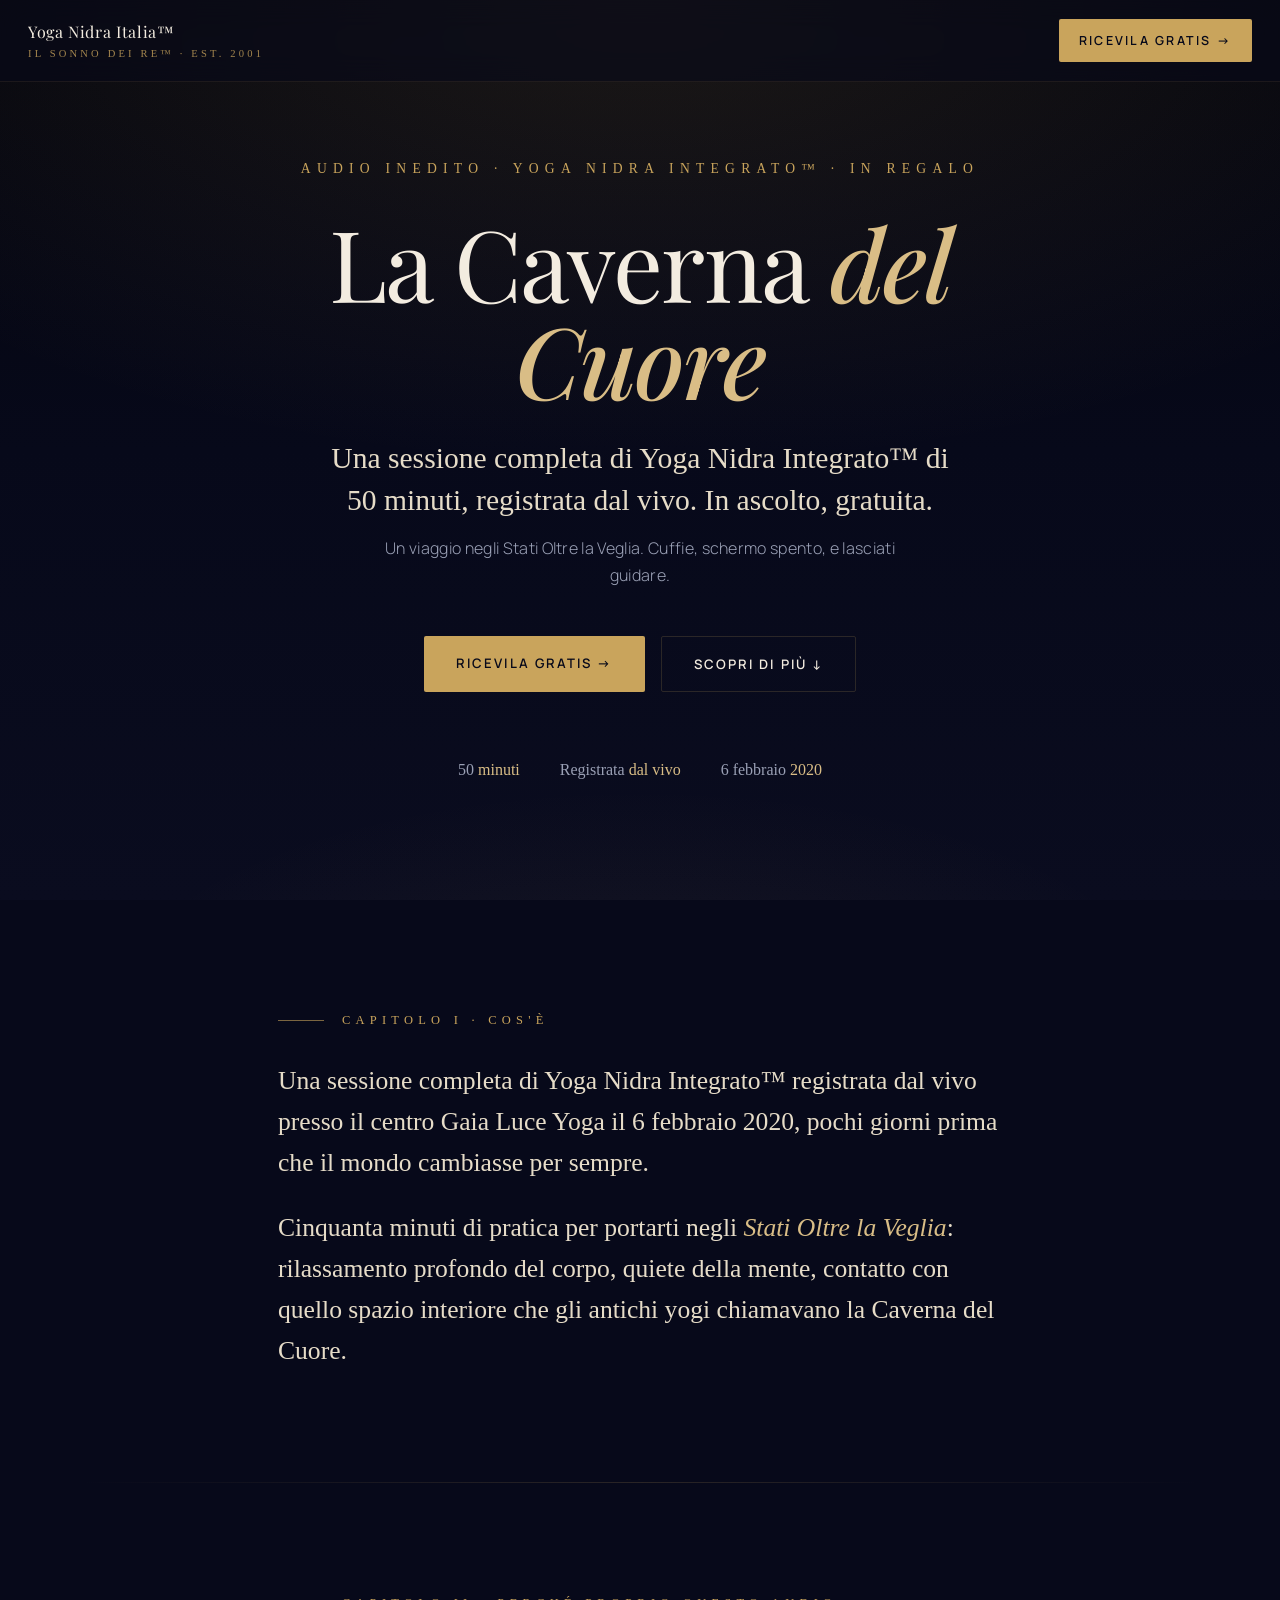
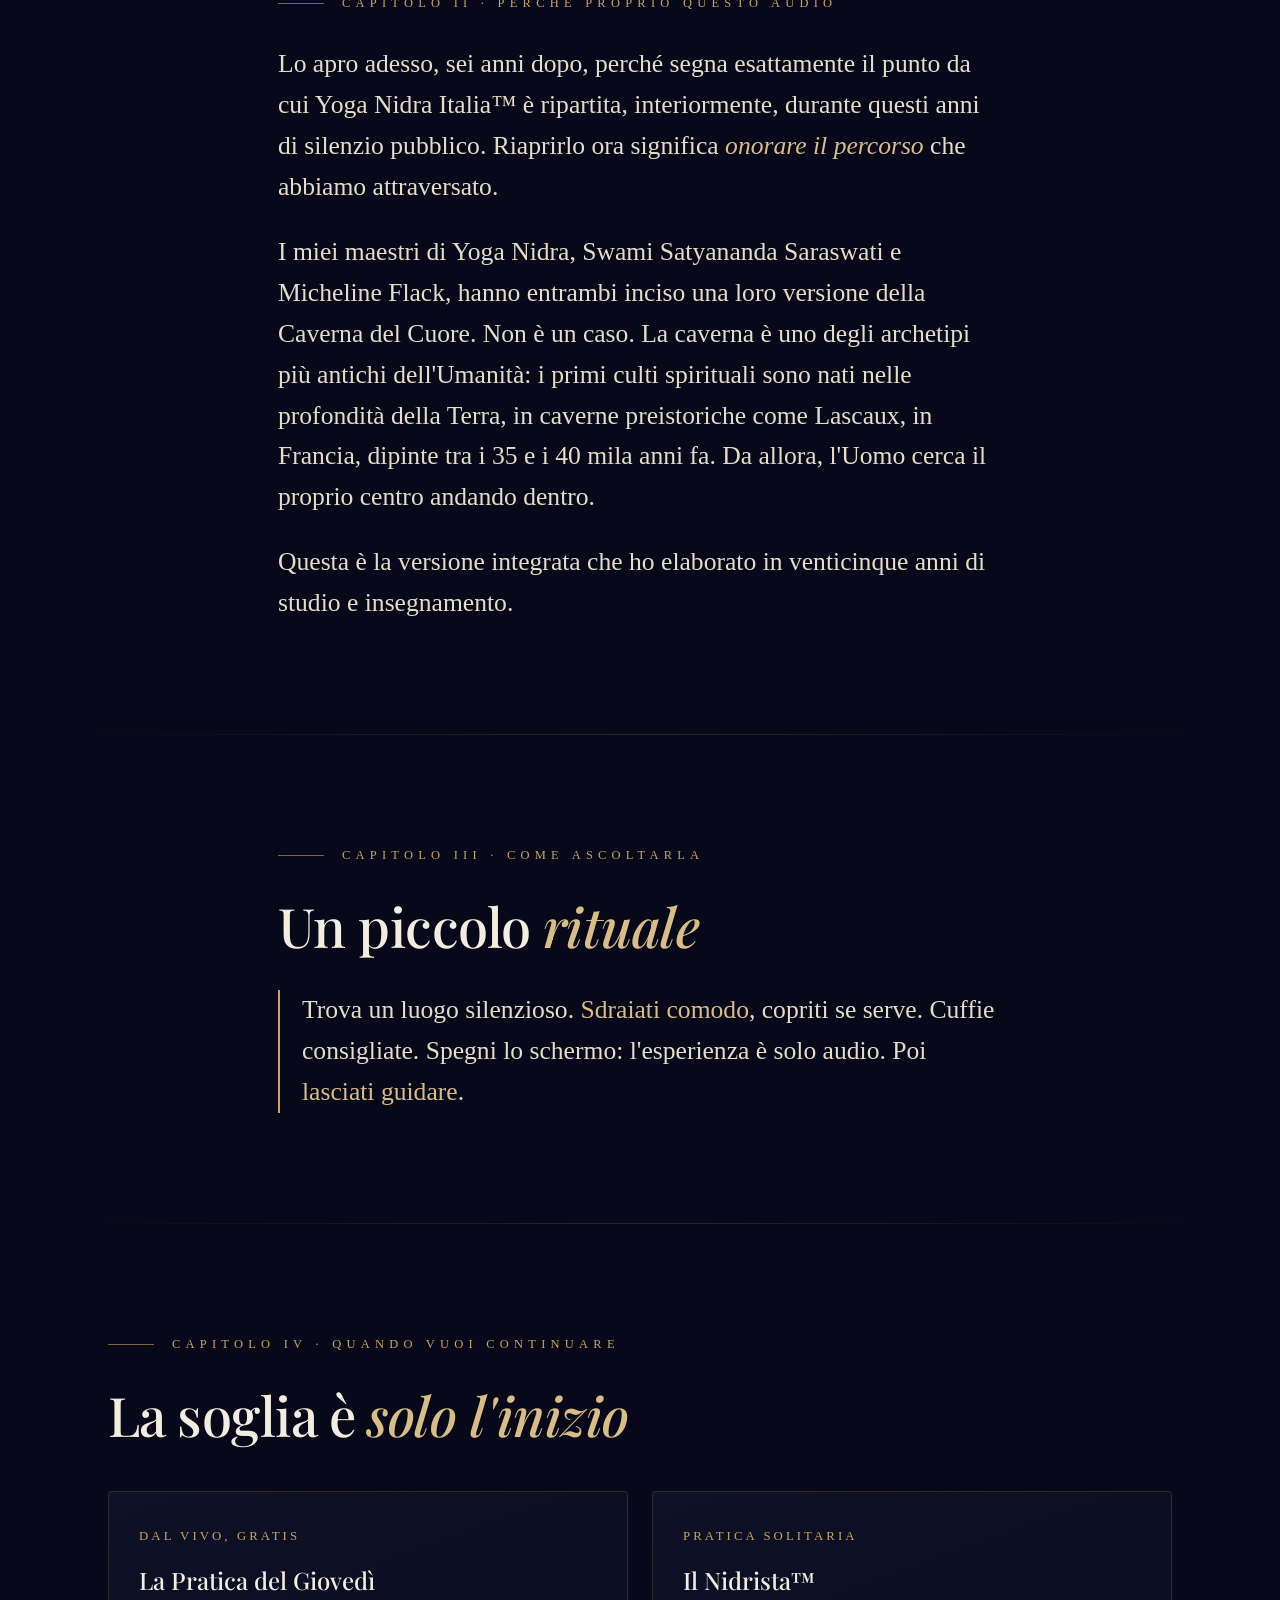
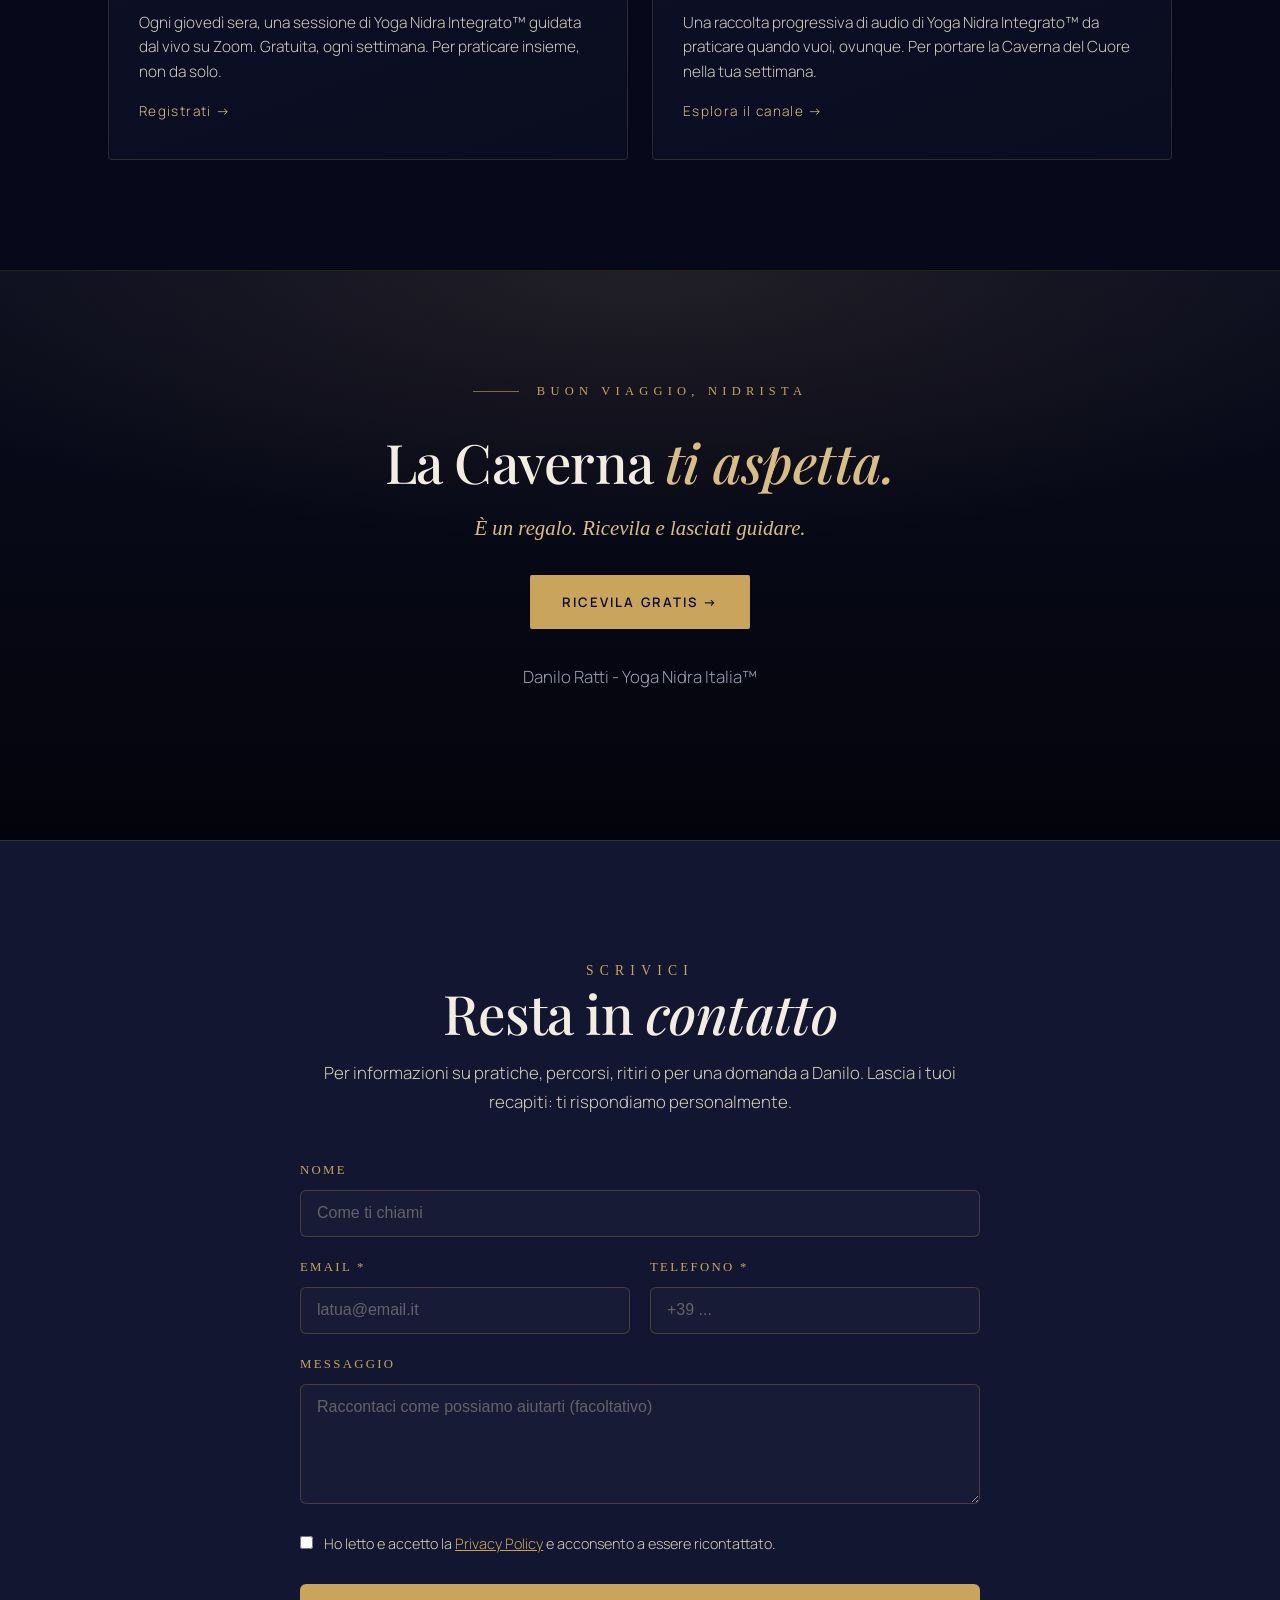
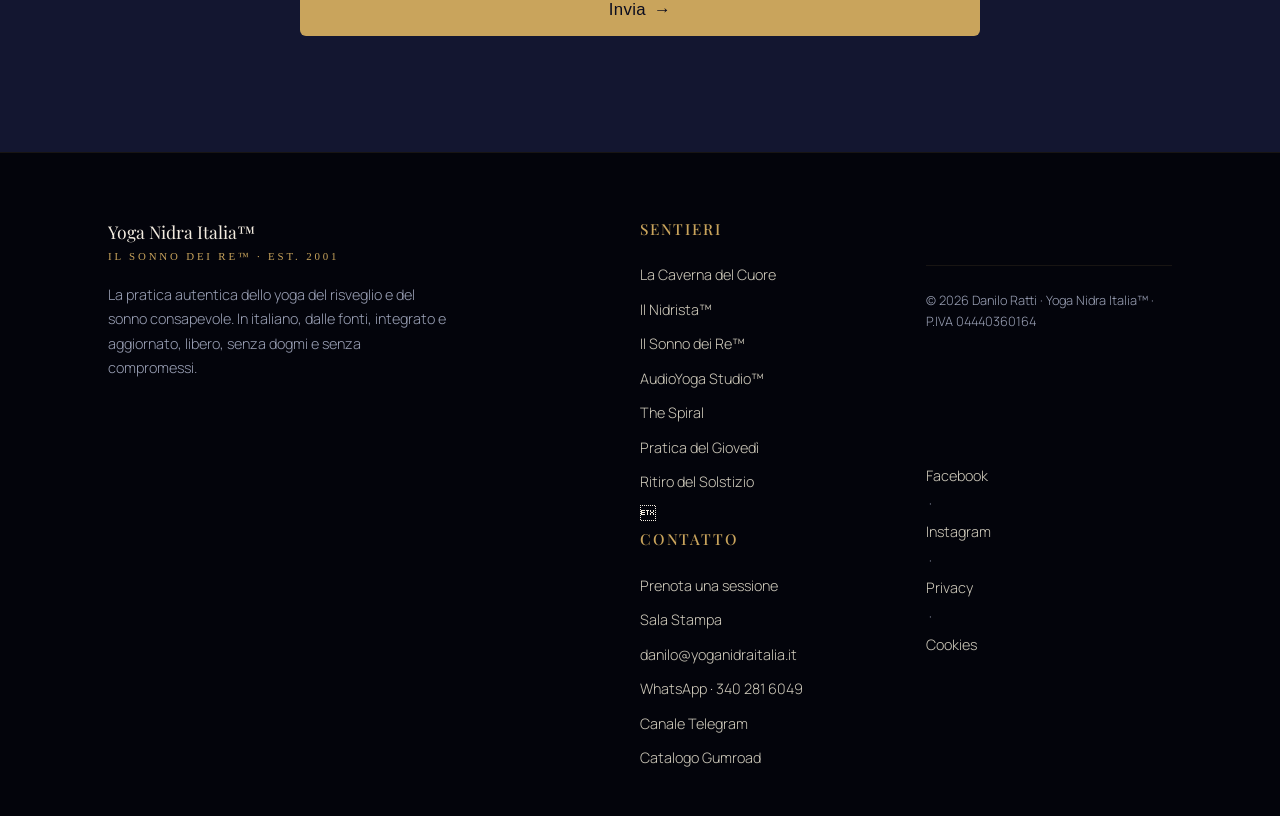
<file: la-caverna.html>
<!DOCTYPE html>
<html lang="it">
<head>
<meta charset="UTF-8">
<meta name="viewport" content="width=device-width, initial-scale=1.0">
<title>La Caverna del Cuore · Audio gratuito di Yoga Nidra Integrato™ - Yoga Nidra Italia™</title>
<link rel="canonical" href="https://yoganidraitalia.it/la-caverna.html">
<meta property="og:type" content="website">
<meta property="og:site_name" content="Yoga Nidra Italia™">
<meta property="og:locale" content="it_IT">
<meta property="og:url" content="https://yoganidraitalia.it/la-caverna.html">
<meta property="og:title" content="La Caverna del Cuore · Audio gratuito di Yoga Nidra Integrato™ - Yoga Nidra Italia™">
<meta property="og:description" content="La Caverna del Cuore: una sessione completa di Yoga Nidra Integrato™ di 50 minuti, registrata dal vivo, in regalo. Un viaggio negli Stati Oltre la Veglia, con Danilo Ratti.">
<meta property="og:image" content="https://yoganidraitalia.it/images/hero-cosmic.jpg">
<meta property="og:image:alt" content="La Caverna del Cuore · Audio gratuito di Yoga Nidra Integrato™ - Yoga Nidra Italia™">
<meta name="twitter:card" content="summary_large_image">
<meta name="twitter:title" content="La Caverna del Cuore · Audio gratuito di Yoga Nidra Integrato™ - Yoga Nidra Italia™">
<meta name="twitter:description" content="La Caverna del Cuore: una sessione completa di Yoga Nidra Integrato™ di 50 minuti, registrata dal vivo, in regalo. Un viaggio negli Stati Oltre la Veglia, con Danilo Ratti.">
<meta name="twitter:image" content="https://yoganidraitalia.it/images/hero-cosmic.jpg">
<meta name="description" content="La Caverna del Cuore: una sessione completa di Yoga Nidra Integrato™ di 50 minuti, registrata dal vivo, in regalo. Un viaggio negli Stati Oltre la Veglia, con Danilo Ratti.">
<link href="https://fonts.googleapis.com/css2?family=Playfair+Display:ital,wght@0,400;0,500;0,600;0,700;1,400;1,500&family=Manrope:wght@300;400;500;600&display=swap" rel="stylesheet">
<style>
  :root{
    --navy:#07091a;--navy-2:#0a0c1f;--navy-3:#0e1228;
    --gold:#c9a45c;--gold-soft:#d9bd86;--ivory:#f3ece0;--muted:#9aa0b5;
    --line:rgba(201,164,92,.18);
    --display:'Playfair Display', serif;--serif:'Cormorant Garamond', serif;--body:'Manrope', sans-serif;
  }
  *{margin:0;padding:0;box-sizing:border-box}
  html{scroll-behavior:smooth}
  body{background:var(--navy);color:var(--ivory);font-family:var(--body);font-weight:300;line-height:1.7;-webkit-font-smoothing:antialiased;overflow-x:hidden}
  .em{font-style:italic;color:var(--gold-soft)}
  .wrap{max-width:1120px;margin:0 auto;padding:0 28px}
  .narrow{max-width:780px;margin:0 auto;padding:0 28px}
  .marker{font-family:var(--serif);font-size:.78rem;letter-spacing:.42em;text-transform:uppercase;color:var(--gold);display:flex;align-items:center;gap:18px;margin-bottom:30px}
  .marker::before{content:"";width:46px;height:1px;background:var(--gold);opacity:.6}
  h2{font-family:var(--display);font-weight:500;font-size:clamp(2rem,4.5vw,3.4rem);line-height:1.1;letter-spacing:-.01em}
  p.lead{font-family:var(--serif);font-size:clamp(1.25rem,2.4vw,1.6rem);line-height:1.55;color:#e6dcc8}

  nav{position:fixed;top:0;left:0;right:0;z-index:50;display:flex;align-items:center;justify-content:space-between;padding:18px 28px;background:rgba(7,9,26,.6);backdrop-filter:blur(14px);border-bottom:1px solid rgba(201,164,92,.1)}
  .brand{font-family:var(--display);font-size:1rem;letter-spacing:.04em;color:var(--ivory);text-decoration:none}
  .brand small{display:block;font-family:var(--serif);font-size:.66rem;letter-spacing:.3em;text-transform:uppercase;color:var(--gold);opacity:.8}
  .nav-cta{font-family:var(--body);font-size:.78rem;letter-spacing:.18em;text-transform:uppercase;color:var(--navy);background:var(--gold);padding:11px 20px;border-radius:2px;text-decoration:none;font-weight:600;transition:.3s}
  .nav-cta:hover{background:var(--gold-soft)}

  header.hero{min-height:100vh;display:flex;flex-direction:column;justify-content:center;position:relative;text-align:center;padding:120px 28px 80px;
    background:radial-gradient(130% 90% at 50% 0%, rgba(201,164,92,.12), transparent 58%),radial-gradient(80% 50% at 50% 115%, rgba(201,164,92,.07), transparent 55%),linear-gradient(180deg,#03040b 0%,#07091a 50%,#0a0c1f 100%)}
  header.hero::after{content:"";position:absolute;inset:0;pointer-events:none;background-image:radial-gradient(rgba(255,255,255,.55) .5px,transparent .5px);background-size:46px 46px;opacity:.06}
  .hero-inner{position:relative;z-index:2;max-width:880px;margin:0 auto}
  .eyebrow{font-family:var(--serif);font-size:.85rem;letter-spacing:.46em;text-transform:uppercase;color:var(--gold);margin-bottom:34px}
  header.hero h1{font-family:var(--display);font-weight:400;font-size:clamp(3rem,9vw,6.2rem);line-height:.98;letter-spacing:-.02em;margin-bottom:30px}
  header.hero h1 .em{font-weight:500}
  .hero-sub{font-family:var(--serif);font-size:clamp(1.3rem,3vw,1.85rem);color:#e6dcc8;line-height:1.4;max-width:640px;margin:0 auto 14px}
  .hero-line{color:var(--muted);font-size:1rem;letter-spacing:.02em;max-width:560px;margin:0 auto 46px}
  .cta-row{display:flex;gap:16px;justify-content:center;flex-wrap:wrap}
  .btn{display:inline-block;font-family:var(--body);font-size:.82rem;letter-spacing:.16em;text-transform:uppercase;padding:16px 32px;border-radius:2px;text-decoration:none;font-weight:600;transition:.3s}
  .btn-gold{background:var(--gold);color:var(--navy)}
  .btn-gold:hover{background:var(--gold-soft);transform:translateY(-2px)}
  .btn-ghost{border:1px solid var(--line);color:var(--ivory)}
  .btn-ghost:hover{border-color:var(--gold);color:var(--gold-soft)}
  .hero-meta{margin-top:64px;display:flex;gap:40px;justify-content:center;flex-wrap:wrap;font-family:var(--serif);color:var(--muted);font-size:1rem}
  .hero-meta span{color:var(--gold-soft)}

  section{padding:110px 0;position:relative}
  .divider{height:1px;background:linear-gradient(90deg,transparent,var(--line),transparent);max-width:1120px;margin:0 auto}

  .prose p{font-family:var(--serif);font-size:clamp(1.25rem,2.5vw,1.6rem);line-height:1.6;color:#e6dcc8;margin-bottom:24px}
  .prose p:last-child{margin-bottom:0}

  .bring{margin-top:34px;font-family:var(--serif);font-size:1.2rem;color:#e6dcc8;line-height:1.7;border-left:2px solid var(--gold);padding-left:22px}
  .bring b{color:var(--gold-soft);font-weight:500}

  .bridge{display:grid;grid-template-columns:1fr 1fr;gap:24px;margin-top:46px}
  .bcard{border:1px solid var(--line);border-radius:4px;padding:34px 30px;background:linear-gradient(160deg,#0d1126,#0a0c1f);text-decoration:none;display:block;transition:.3s}
  .bcard:hover{border-color:var(--gold);transform:translateY(-3px)}
  .bcard .k{font-family:var(--serif);color:var(--gold);font-size:.8rem;letter-spacing:.24em;text-transform:uppercase;margin-bottom:12px}
  .bcard h3{font-family:var(--display);color:var(--ivory);font-size:1.5rem;font-weight:500;margin-bottom:10px}
  .bcard p{color:#cfcabb;font-size:.96rem;line-height:1.6}
  .bcard .go{color:var(--gold-soft);font-size:.85rem;letter-spacing:.1em;margin-top:16px;display:inline-block}

  .final{text-align:center;background:radial-gradient(110% 80% at 50% 0%, rgba(201,164,92,.12), transparent 60%),linear-gradient(180deg,#0a0c1f,#03040b);border-top:1px solid var(--line)}
  .final h2{margin-bottom:18px}
  .final .sig{font-family:var(--serif);font-style:italic;color:var(--gold-soft);font-size:1.3rem;margin-bottom:30px}
  .final p{color:var(--muted);max-width:520px;margin:0 auto 38px;font-size:1.05rem}

  footer{background:#03040b;border-top:1px solid rgba(201,164,92,.1);padding:64px 0 40px}
  .foot-grid{display:grid;grid-template-columns:2fr 1fr 1fr;gap:40px}
  .foot-brand .fb-name{font-family:var(--display);font-size:1.1rem}
  .foot-brand small{font-family:var(--serif);letter-spacing:.26em;text-transform:uppercase;color:var(--gold);font-size:.68rem;display:block;margin-bottom:18px}
  .foot-brand p{color:var(--muted);font-size:.9rem;line-height:1.7;max-width:340px}
  footer h4{font-family:var(--serif);color:var(--gold);font-size:.95rem;letter-spacing:.12em;text-transform:uppercase;margin-bottom:16px;font-weight:500}
  footer a{color:#cfcabb;text-decoration:none;display:block;padding:5px 0;font-size:.9rem;transition:.2s}
  footer a:hover{color:var(--gold-soft)}
  .copy{margin-top:48px;padding-top:24px;border-top:1px solid rgba(201,164,92,.1);color:var(--muted);font-size:.8rem;display:flex;justify-content:space-between;flex-wrap:wrap;gap:12px}

  .reveal{opacity:0;transform:translateY(24px);transition:opacity 1s ease,transform 1s ease}
  .reveal.in{opacity:1;transform:none}

  @media(max-width:780px){
    .bridge,.foot-grid{grid-template-columns:1fr}
    .hero-meta{gap:22px}
    section{padding:80px 0}
  }

/* ========== FONT: Playfair Display per i titoli ========== */
:root { --font-display: "Playfair Display", serif; }
h1, h2, h3, h4,
.display-xxl, .display-xl, .display-l,
.manifesto-text p,
.price-display,
.nav-brand-text,
.footer-brand-text { font-family: "Playfair Display", serif !important; }

/* ========== HAMBURGER + MOBILE MENU ========== */
.nav-hamburger {
  display: none;
  flex-direction: column;
  justify-content: space-between;
  width: 28px;
  height: 20px;
  background: none;
  border: none;
  cursor: pointer;
  padding: 0;
  z-index: 200;
  flex-shrink: 0;
}
.nav-hamburger span {
  display: block;
  width: 100%;
  height: 1.5px;
  background: var(--gold, #c9a45c);
  transition: transform 0.35s ease, opacity 0.35s ease;
  transform-origin: center;
}
.nav-hamburger.open span:nth-child(1) { transform: translateY(9px) rotate(45deg); }
.nav-hamburger.open span:nth-child(2) { opacity: 0; }
.nav-hamburger.open span:nth-child(3) { transform: translateY(-9px) rotate(-45deg); }
@media (max-width: 900px) {
  .nav-hamburger { display: flex; }
  .nav-links { display: none !important; }
}
.nav-mobile-menu {
  display: none;
  position: fixed;
  top: 0; left: 0; right: 0; bottom: 0;
  z-index: 150;
  background: rgba(7, 9, 26, 0.97);
  backdrop-filter: blur(20px);
  -webkit-backdrop-filter: blur(20px);
  flex-direction: column;
  align-items: center;
  justify-content: center;
  gap: 0;
  padding: 5rem 2rem 3rem;
}
.nav-mobile-menu.open { display: flex; }
.nav-mobile-menu a {
  font-family: var(--font-display, "Playfair Display", serif);
  font-size: clamp(1.3rem, 4.5vw, 1.9rem);
  font-weight: 400;
  font-style: italic;
  color: #f5f1e8;
  text-decoration: none;
  padding: 0.85rem 0;
  border-bottom: 1px solid rgba(201, 164, 92, 0.12);
  width: 100%;
  max-width: 400px;
  text-align: center;
  transition: color 0.3s ease;
}
.nav-mobile-menu a:last-child { border-bottom: none; }
.nav-mobile-menu a:hover { color: #c9a45c; }
.nav-mobile-free {
  background: #c9a45c;
  color: #0a0c1f;
  font-family: "Manrope", sans-serif;
  font-size: 0.55rem;
  font-weight: 700;
  font-style: normal;
  letter-spacing: 0.1em;
  padding: 2px 6px;
  border-radius: 3px;
  margin-left: 6px;
  vertical-align: middle;
}
.nav-old {
  position: fixed;
  top: 0; left: 0; right: 0;
  z-index: 100;
  display: flex;
  align-items: center;
  justify-content: space-between;
  padding: 18px 28px;
  background: rgba(7,9,26,.6);
  backdrop-filter: blur(14px);
  border-bottom: 1px solid rgba(201,164,92,.1);
}
</style>
  <link rel="stylesheet" href="/assets/contact-form.css">
  <link rel="stylesheet" href="/assets/cookieconsent/cookieconsent.css">
  <link rel="stylesheet" href="/assets/cookieconsent/cc-branding.css">
</head>
<body>

<nav class="nav-old" id="nav">
  <a class="brand" href="/">Yoga Nidra Italia™<small>Il Sonno dei Re™ · Est. 2001</small></a>
  <a class="nav-cta" href="https://yoganidraitalia.systeme.io/caverna">Ricevila gratis →</a>
  <button class="nav-hamburger" id="navHamburger" aria-label="Menu" aria-expanded="false">
    <span></span><span></span><span></span>
  </button>
</nav>
<div class="nav-mobile-menu" id="navMobileMenu">
  <a href="/la-caverna">La Caverna del Cuore <span class="nav-mobile-free">GRATIS</span></a>
  <a href="/il-nidrista">Il Nidrista™</a>
  <a href="/il-sonno-dei-re">Il Sonno dei Re™</a>
  <a href="/audioyoga-studio">AudioYoga Studio™</a>
  <a href="/the-spiral">The Spiral</a>
  <a href="/pratica-del-giovedi">Pratica del Giovedì</a>
  <a href="/ritiro-solstizio">Ritiro del Solstizio</a>
</div>

<!-- HERO -->
<header class="hero">
  <div class="hero-inner">
    <div class="eyebrow">Audio inedito · Yoga Nidra Integrato™ · in regalo</div>
    <h1>La Caverna <span class="em">del Cuore</span></h1>
    <p class="hero-sub">Una sessione completa di Yoga Nidra Integrato™ di 50 minuti, registrata dal vivo. In ascolto, gratuita.</p>
    <p class="hero-line">Un viaggio negli Stati Oltre la Veglia. Cuffie, schermo spento, e lasciati guidare.</p>
    <div class="cta-row">
      <a class="btn btn-gold" href="https://yoganidraitalia.systeme.io/caverna">Ricevila gratis →</a>
      <a class="btn btn-ghost" href="#cose">Scopri di più ↓</a>
    </div>
    <div class="hero-meta">
      <div>50 <span>minuti</span></div>
      <div>Registrata <span>dal vivo</span></div>
      <div>6 febbraio <span>2020</span></div>
    </div>
  </div>
</header>

<!-- I · COS'È -->
<section id="cose" class="prose">
  <div class="narrow reveal">
    <div class="marker">Capitolo I · Cos'è</div>
    <p>Una sessione completa di Yoga Nidra Integrato™ registrata dal vivo presso il centro Gaia Luce Yoga il 6 febbraio 2020, pochi giorni prima che il mondo cambiasse per sempre.</p>
    <p>Cinquanta minuti di pratica per portarti negli <span class="em">Stati Oltre la Veglia</span>: rilassamento profondo del corpo, quiete della mente, contatto con quello spazio interiore che gli antichi yogi chiamavano la Caverna del Cuore.</p>
  </div>
</section>

<div class="divider"></div>

<!-- II · PERCHÉ -->
<section id="perche" class="prose">
  <div class="narrow reveal">
    <div class="marker">Capitolo II · Perché proprio questo audio</div>
    <p>Lo apro adesso, sei anni dopo, perché segna esattamente il punto da cui Yoga Nidra Italia™ è ripartita, interiormente, durante questi anni di silenzio pubblico. Riaprirlo ora significa <span class="em">onorare il percorso</span> che abbiamo attraversato.</p>
    <p>I miei maestri di Yoga Nidra, Swami Satyananda Saraswati e Micheline Flack, hanno entrambi inciso una loro versione della Caverna del Cuore. Non è un caso. La caverna è uno degli archetipi più antichi dell'Umanità: i primi culti spirituali sono nati nelle profondità della Terra, in caverne preistoriche come Lascaux, in Francia, dipinte tra i 35 e i 40 mila anni fa. Da allora, l'Uomo cerca il proprio centro andando dentro.</p>
    <p>Questa è la versione integrata che ho elaborato in venticinque anni di studio e insegnamento.</p>
  </div>
</section>

<div class="divider"></div>

<!-- III · COME ASCOLTARLA -->
<section id="come" class="prose">
  <div class="narrow reveal">
    <div class="marker">Capitolo III · Come ascoltarla</div>
    <h2>Un piccolo <span class="em">rituale</span></h2>
    <p class="bring">Trova un luogo silenzioso. <b>Sdraiati comodo</b>, copriti se serve. Cuffie consigliate. Spegni lo schermo: l'esperienza è solo audio. Poi <b>lasciati guidare</b>.</p>
  </div>
</section>

<div class="divider"></div>

<!-- IV · CONTINUARE -->
<section id="oltre">
  <div class="wrap reveal">
    <div class="marker">Capitolo IV · Quando vuoi continuare</div>
    <h2>La soglia è <span class="em">solo l'inizio</span></h2>
    <div class="bridge">
      <a class="bcard" href="https://yoganidraitalia.it/pratica-del-giovedi">
        <div class="k">Dal vivo, gratis</div>
        <h3>La Pratica del Giovedì</h3>
        <p>Ogni giovedì sera, una sessione di Yoga Nidra Integrato™ guidata dal vivo su Zoom. Gratuita, ogni settimana. Per praticare insieme, non da solo.</p>
        <span class="go">Registrati →</span>
      </a>
      <a class="bcard" href="https://yoganidraitalia.it/il-nidrista">
        <div class="k">Pratica solitaria</div>
        <h3>Il Nidrista™</h3>
        <p>Una raccolta progressiva di audio di Yoga Nidra Integrato™ da praticare quando vuoi, ovunque. Per portare la Caverna del Cuore nella tua settimana.</p>
        <span class="go">Esplora il canale →</span>
      </a>
    </div>
  </div>
</section>

<!-- FINAL CTA -->
<section class="final reveal">
  <div class="narrow">
    <div class="marker" style="justify-content:center">Buon viaggio, Nidrista</div>
    <h2>La Caverna <span class="em">ti aspetta.</span></h2>
    <div class="sig">È un regalo. Ricevila e lasciati guidare.</div>
    <a class="btn btn-gold" href="https://yoganidraitalia.systeme.io/caverna">Ricevila gratis →</a>
    <p style="margin-top:34px">Danilo Ratti - Yoga Nidra Italia™</p>
  </div>
</section>

<!-- FOOTER -->
<!-- ========== CONTATTI ========== -->
<!-- netlify form: contatti -->
<section class="contatti" id="contatti">
  <div class="contatti-inner">
    <span class="eyebrow">Scrivici</span>
    <h2 class="display-l">Resta in <em>contatto</em></h2>
    <p class="contatti-intro">
      Per informazioni su pratiche, percorsi, ritiri o per una domanda a Danilo.
      Lascia i tuoi recapiti: ti rispondiamo personalmente.
    </p>

    <form name="contatti" method="POST" data-netlify="true" netlify-honeypot="bot-field" action="/grazie.html" class="contatti-form">
      <input type="hidden" name="form-name" value="contatti">
      <p class="hp"><label>Non compilare se sei umano: <input name="bot-field"></label></p>

      <div class="field">
        <label for="nome">Nome</label>
        <input type="text" id="nome" name="nome" placeholder="Come ti chiami" autocomplete="name">
      </div>

      <div class="form-row">
        <div class="field">
          <label for="email">Email <span aria-hidden="true">*</span></label>
          <input type="email" id="email" name="email" required placeholder="latua@email.it" autocomplete="email">
        </div>
        <div class="field">
          <label for="telefono">Telefono <span aria-hidden="true">*</span></label>
          <input type="tel" id="telefono" name="telefono" required placeholder="+39 ..." autocomplete="tel">
        </div>
      </div>

      <div class="field">
        <label for="messaggio">Messaggio</label>
        <textarea id="messaggio" name="messaggio" placeholder="Raccontaci come possiamo aiutarti (facoltativo)"></textarea>
      </div>

      <label class="form-consent">
        <input type="checkbox" name="consenso_privacy" required>
        <span>Ho letto e accetto la <a href="/privacy" target="_blank" rel="noopener">Privacy Policy</a> e acconsento a essere ricontattato.</span>
      </label>

      <button type="submit" class="form-submit">Invia <span class="arrow">&rarr;</span></button>
    </form>
  </div>
</section>

<footer>
  <div class="wrap">
    <div class="foot-grid">
      <div class="foot-brand">
        <div class="fb-name">Yoga Nidra Italia™</div>
        <small>Il Sonno dei Re™ · Est. 2001</small>
        <p>La pratica autentica dello yoga del risveglio e del sonno consapevole. In italiano, dalle fonti, integrato e aggiornato, libero, senza dogmi e senza compromessi.</p>
      </div>
      <div>
        <h4>Sentieri</h4>
        <a href="/la-caverna">La Caverna del Cuore</a>
        <a href="/il-nidrista">Il Nidrista™</a>
        <a href="/il-sonno-dei-re">Il Sonno dei Re™</a>
        <a href="/audioyoga-studio">AudioYoga Studio™</a>
        <a href="/the-spiral">The Spiral</a>
        <a href="/pratica-del-giovedi">Pratica del Giovedì</a>
        <a href="/ritiro-solstizio">Ritiro del Solstizio</a>
      
      <div>
        <h4>Contatto</h4>
        <a href="/prenota">Prenota una sessione</a>
        <a href="/media">Sala Stampa</a>
        <a href="mailto:danilo@yoganidraitalia.it">danilo@yoganidraitalia.it</a>
        <a href="https://wa.me/393402816049">WhatsApp · 340 281 6049</a>
        <a href="https://t.me/yoganidraitalia">Canale Telegram</a>
        <a href="https://yoganidraitalia.gumroad.com">Catalogo Gumroad</a>
      </div>
    </div>
        <div class="copy">
      <span>© 2026 Danilo Ratti · Yoga Nidra Italia™ · P.IVA 04440360164</span>
      <span>
        <a href="https://www.facebook.com/yoganidraitalia" target="_blank" rel="noopener">Facebook</a> &nbsp;·&nbsp;
        <a href="https://www.instagram.com/yoganidraitalia" target="_blank" rel="noopener">Instagram</a> &nbsp;·&nbsp;
        <a href="/privacy">Privacy</a> &nbsp;·&nbsp;
        <a href="/cookies">Cookies</a>
      </span>
    </div>
  </div>
</footer>

<script>
  const obs=new IntersectionObserver((es)=>{es.forEach(e=>{if(e.isIntersecting){e.target.classList.add('in');obs.unobserve(e.target)}})},{threshold:.12});
  document.querySelectorAll('.reveal').forEach(el=>obs.observe(el));
</script>
<script>
(function(){
  var btn = document.getElementById("navHamburger");
  var menu = document.getElementById("navMobileMenu");
  if(!btn || !menu) return;
  btn.addEventListener("click", function(){
    var open = menu.classList.toggle("open");
    btn.classList.toggle("open", open);
    btn.setAttribute("aria-expanded", open ? "true" : "false");
    document.body.style.overflow = open ? "hidden" : "";
  });
  menu.querySelectorAll("a").forEach(function(a){
    a.addEventListener("click", function(){
      menu.classList.remove("open");
      btn.classList.remove("open");
      btn.setAttribute("aria-expanded","false");
      document.body.style.overflow = "";
    });
  });
})();
</script>
<script defer src="/assets/cookieconsent/cookieconsent.umd.js"></script>
<script defer src="/assets/cookieconsent/cc-config.js"></script>
</body>
</html>
</file>
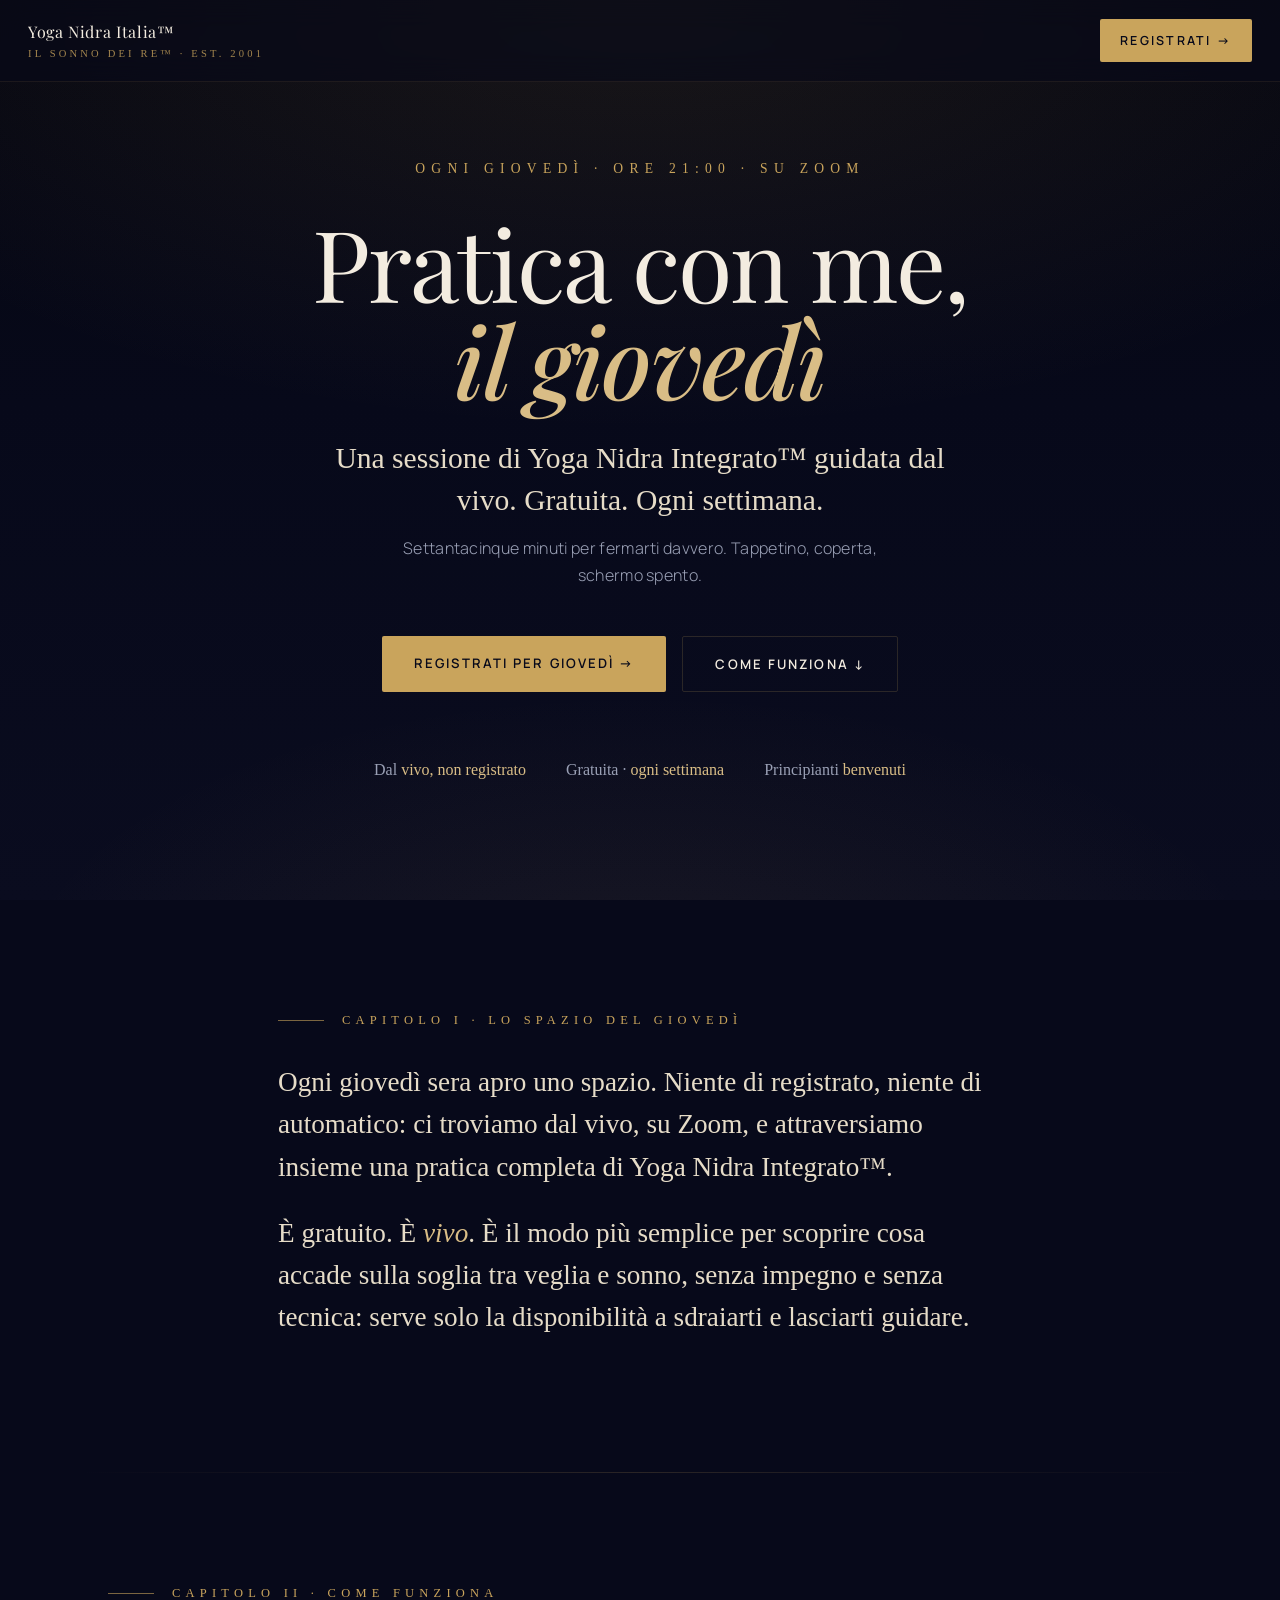
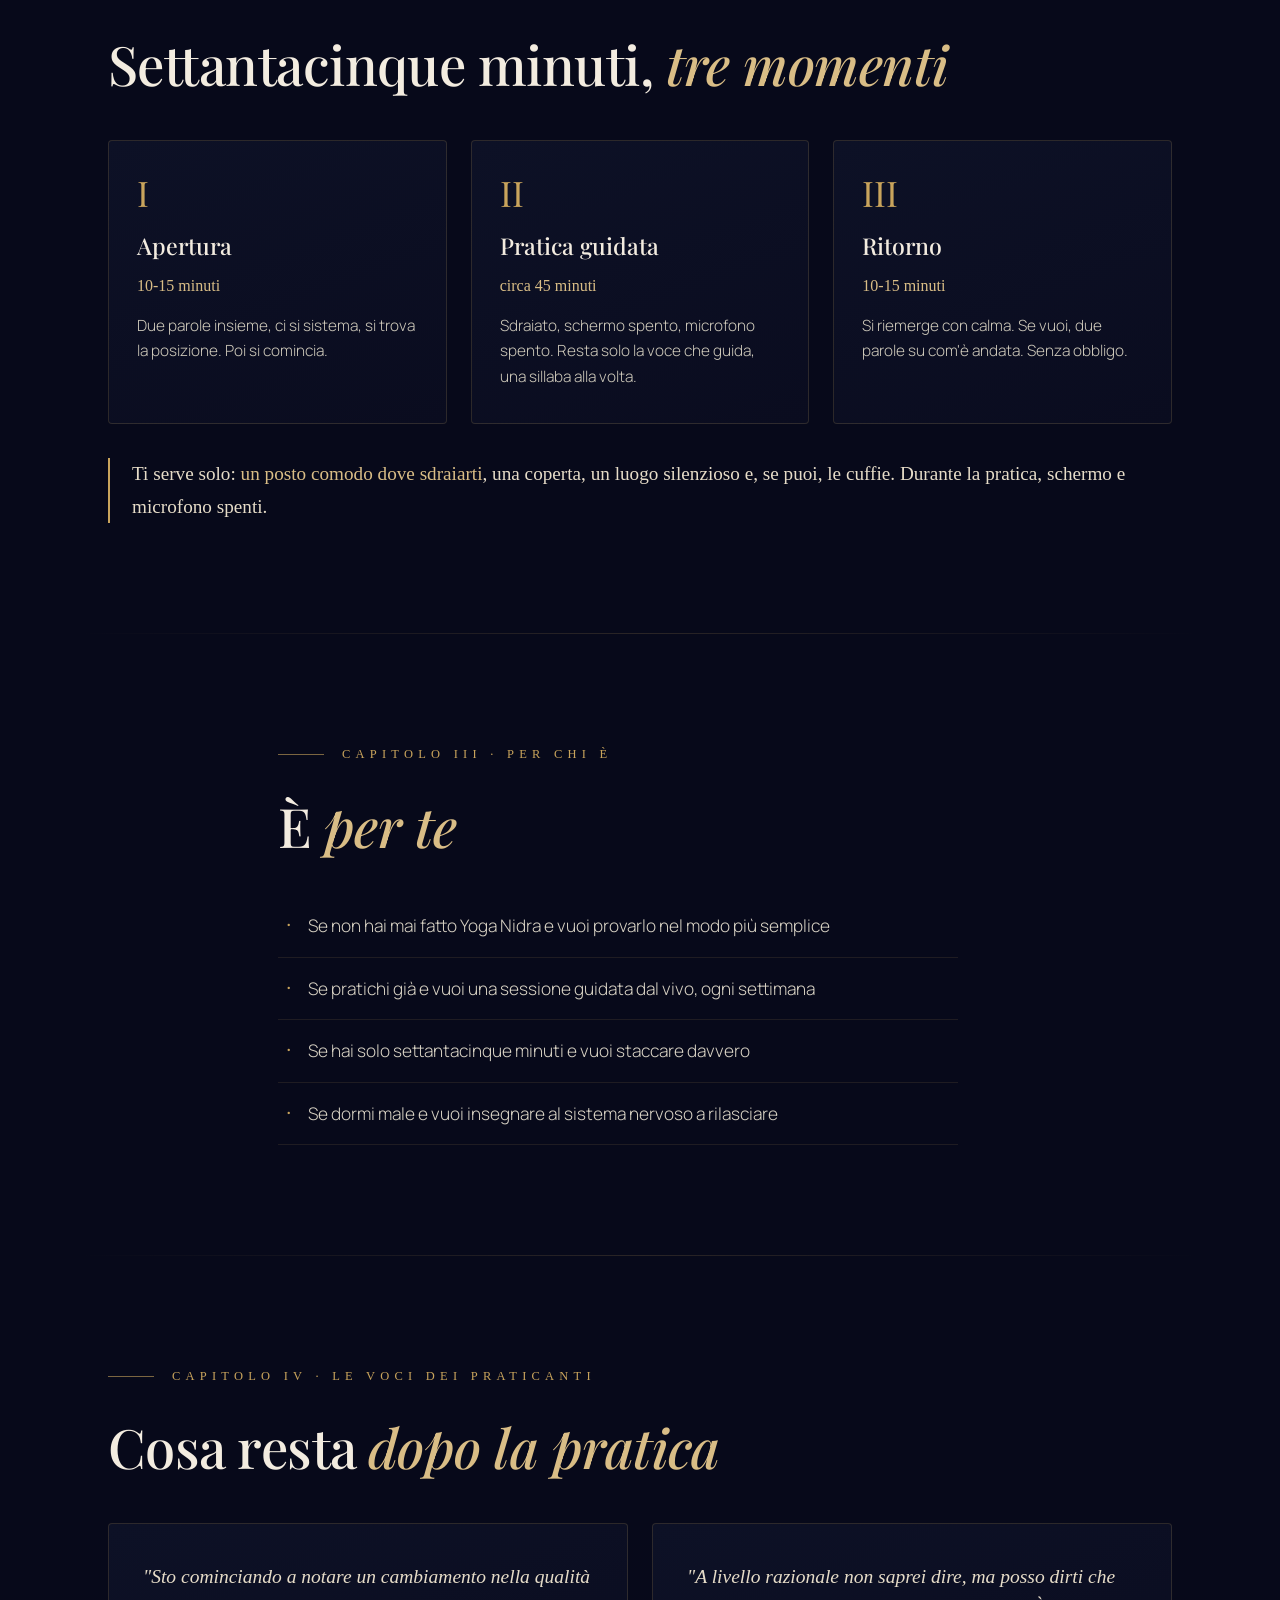
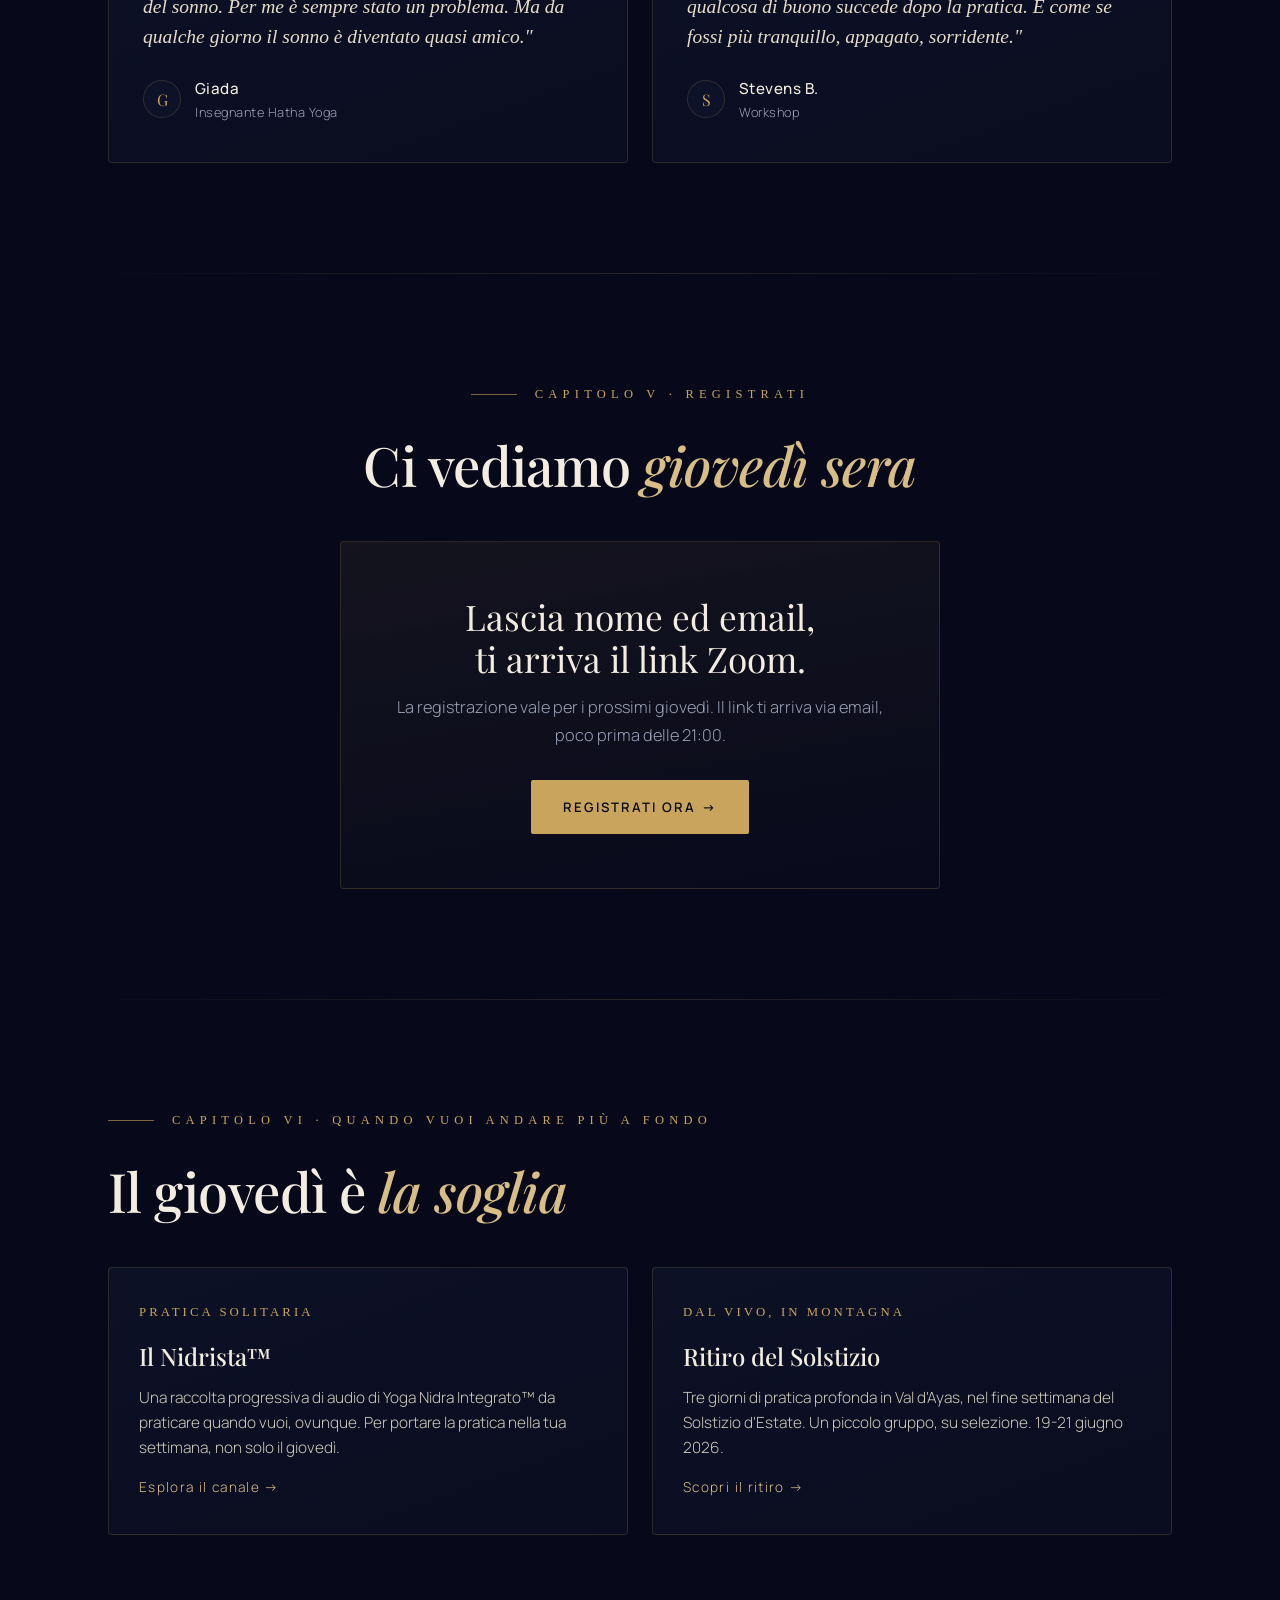
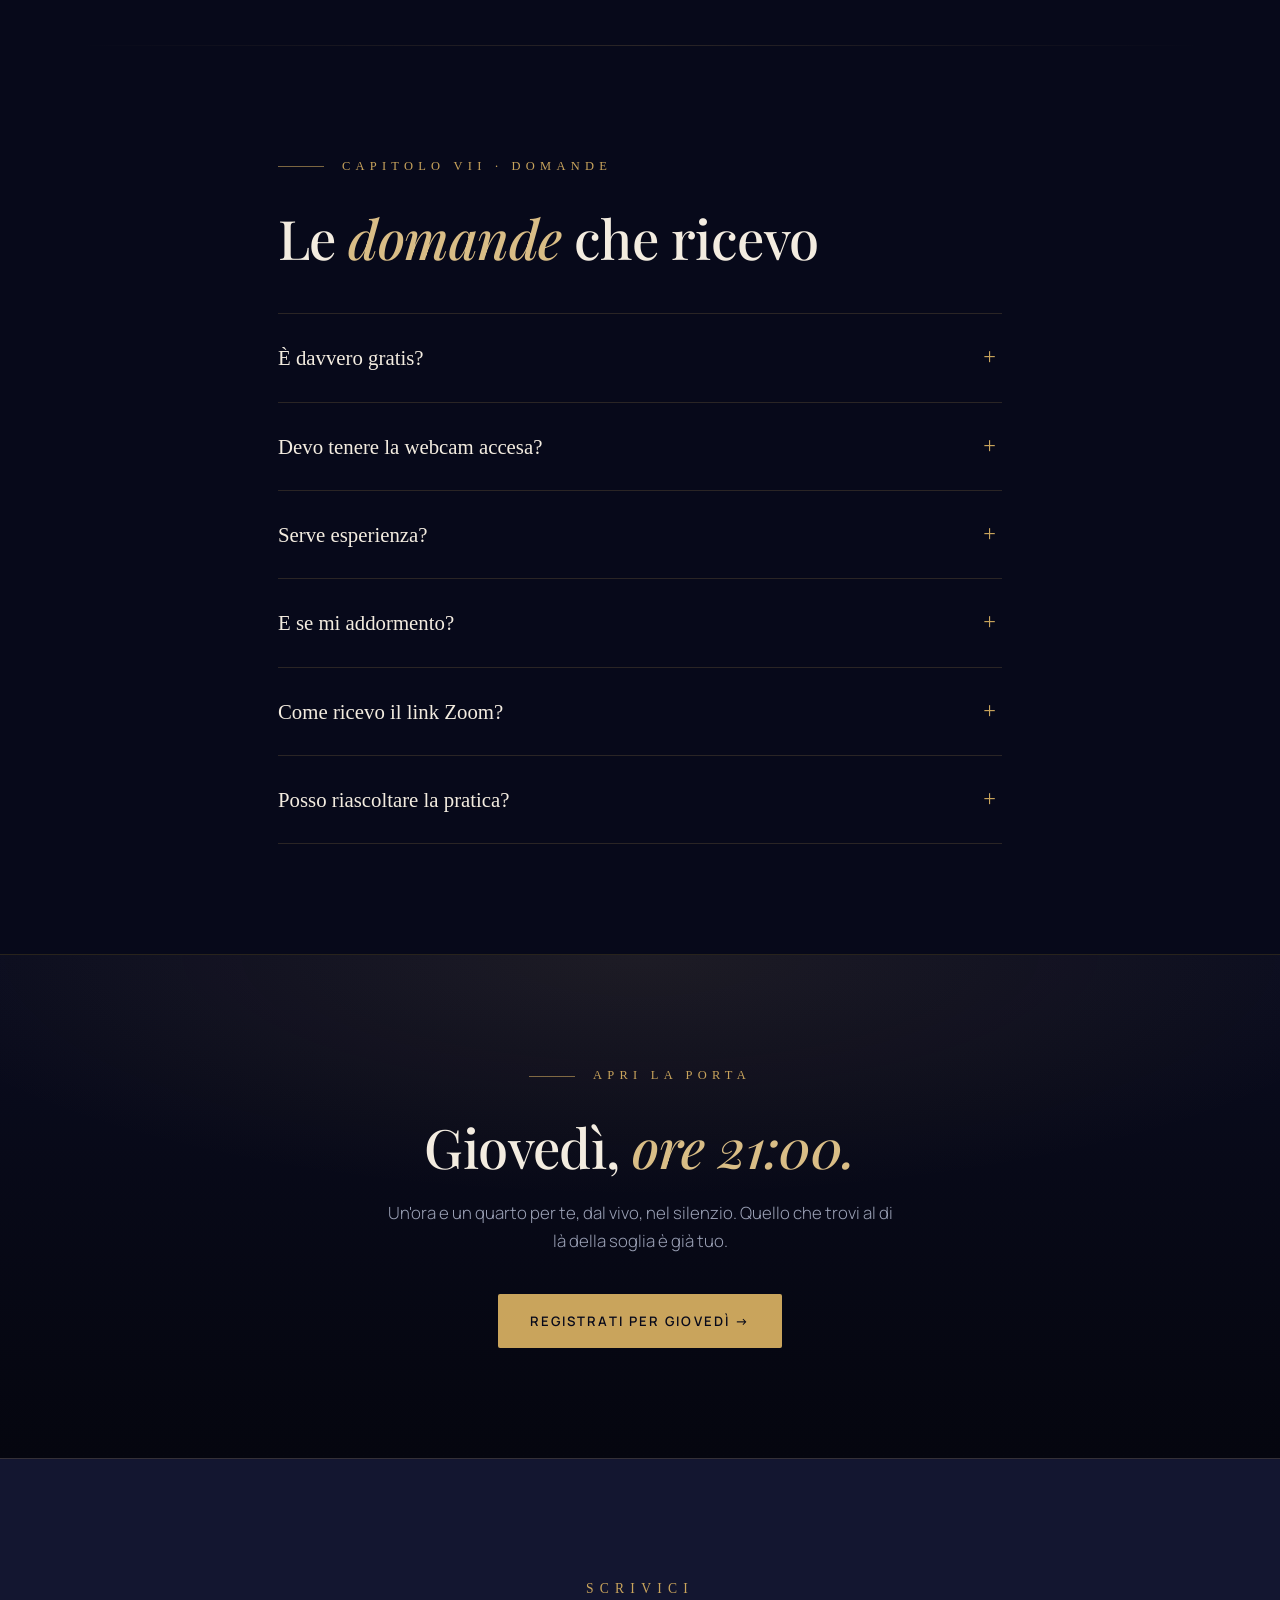
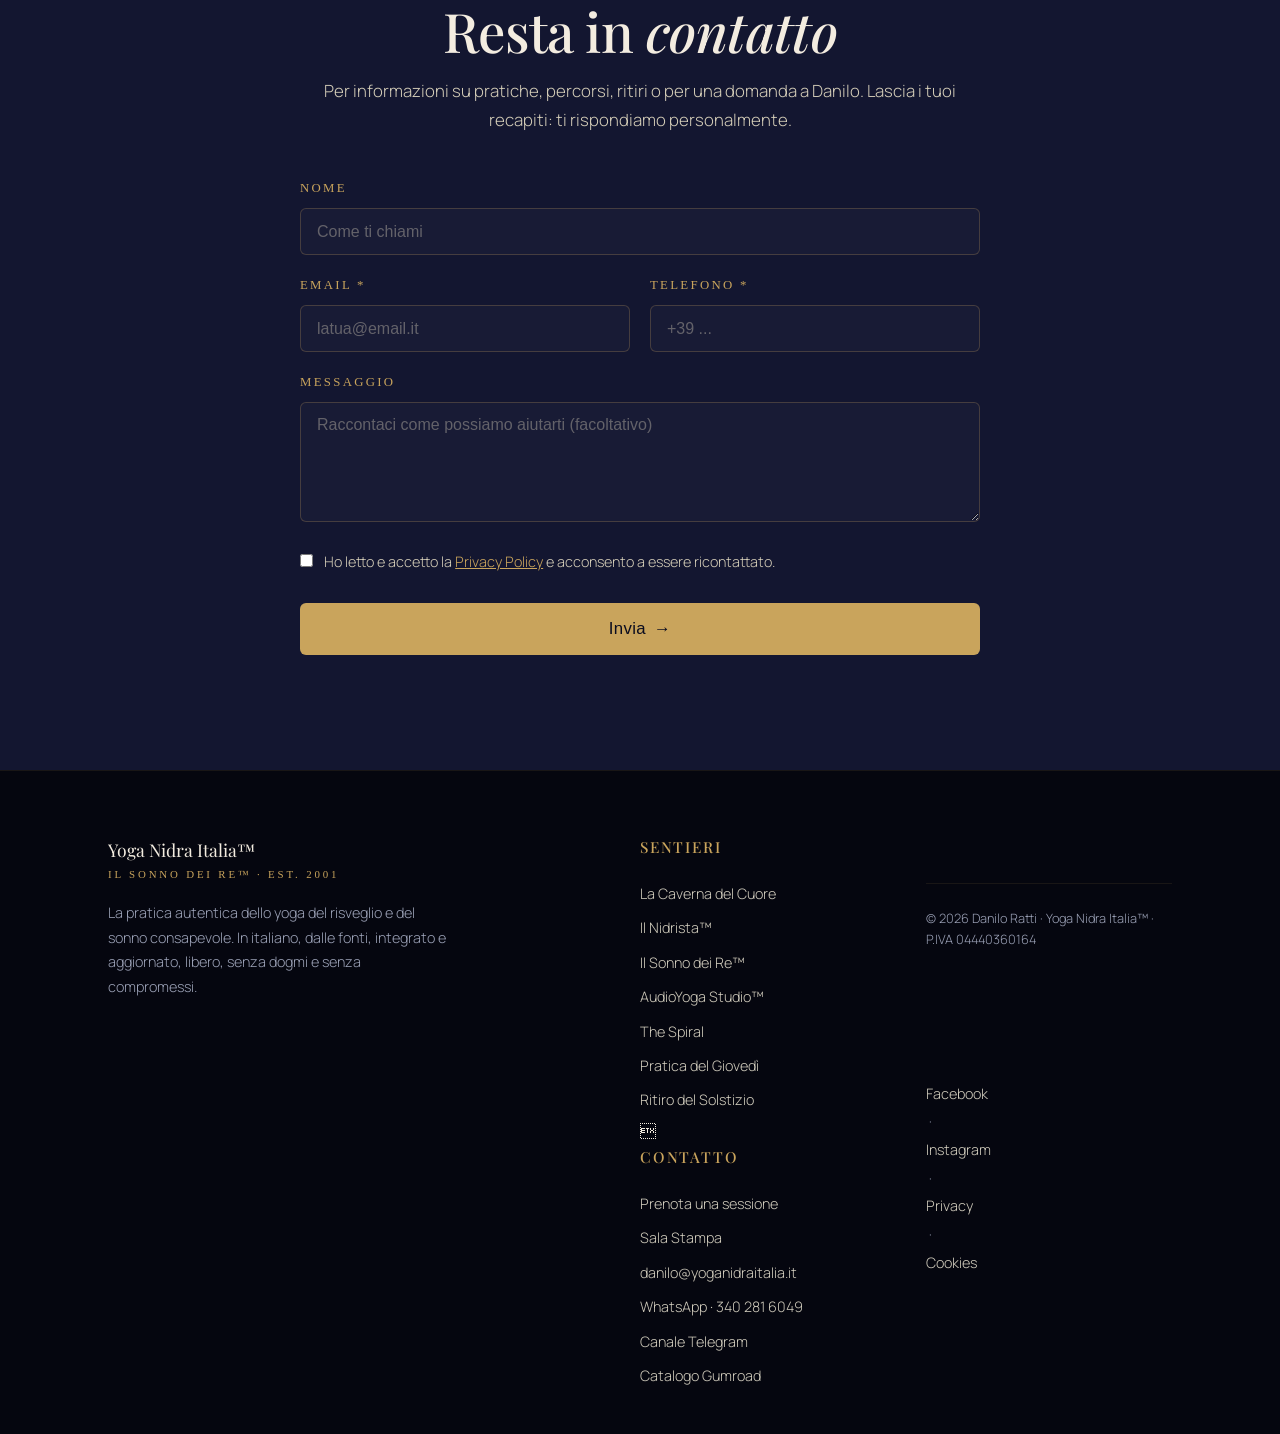
<file: pratica-del-giovedi.html>
<!DOCTYPE html>
<html lang="it">
<head>
<meta charset="UTF-8">
<meta name="viewport" content="width=device-width, initial-scale=1.0">
<title>Pratica del Giovedì · Yoga Nidra Integrato™ dal vivo, gratis - Yoga Nidra Italia™</title>
<link rel="canonical" href="https://yoganidraitalia.it/pratica-del-giovedi.html">
<meta property="og:type" content="website">
<meta property="og:site_name" content="Yoga Nidra Italia™">
<meta property="og:locale" content="it_IT">
<meta property="og:url" content="https://yoganidraitalia.it/pratica-del-giovedi.html">
<meta property="og:title" content="Pratica del Giovedì · Yoga Nidra Integrato™ dal vivo, gratis - Yoga Nidra Italia™">
<meta property="og:description" content="Ogni giovedì sera, una sessione di Yoga Nidra Integrato™ guidata dal vivo su Zoom. Gratuita, ogni settimana, con Danilo Ratti. Registrati e ricevi il link.">
<meta property="og:image" content="https://yoganidraitalia.it/images/hero-cosmic.jpg">
<meta property="og:image:alt" content="Pratica del Giovedì · Yoga Nidra Integrato™ dal vivo, gratis - Yoga Nidra Italia™">
<meta name="twitter:card" content="summary_large_image">
<meta name="twitter:title" content="Pratica del Giovedì · Yoga Nidra Integrato™ dal vivo, gratis - Yoga Nidra Italia™">
<meta name="twitter:description" content="Ogni giovedì sera, una sessione di Yoga Nidra Integrato™ guidata dal vivo su Zoom. Gratuita, ogni settimana, con Danilo Ratti. Registrati e ricevi il link.">
<meta name="twitter:image" content="https://yoganidraitalia.it/images/hero-cosmic.jpg">
<meta name="description" content="Ogni giovedì sera, una sessione di Yoga Nidra Integrato™ guidata dal vivo su Zoom. Gratuita, ogni settimana, con Danilo Ratti. Registrati e ricevi il link.">
<link href="https://fonts.googleapis.com/css2?family=Playfair+Display:ital,wght@0,400;0,500;0,600;0,700;1,400;1,500&family=Manrope:wght@300;400;500;600&display=swap" rel="stylesheet">
<style>
  :root{
    --navy:#07091a;--navy-2:#0a0c1f;--navy-3:#0e1228;
    --gold:#c9a45c;--gold-soft:#d9bd86;--ivory:#f3ece0;--muted:#9aa0b5;
    --line:rgba(201,164,92,.18);
    --display:'Playfair Display', serif;--serif:'Cormorant Garamond', serif;--body:'Manrope', sans-serif;
  }
  *{margin:0;padding:0;box-sizing:border-box}
  html{scroll-behavior:smooth}
  body{background:var(--navy);color:var(--ivory);font-family:var(--body);font-weight:300;line-height:1.7;-webkit-font-smoothing:antialiased;overflow-x:hidden}
  .em{font-style:italic;color:var(--gold-soft)}
  .wrap{max-width:1120px;margin:0 auto;padding:0 28px}
  .narrow{max-width:780px;margin:0 auto;padding:0 28px}
  .marker{font-family:var(--serif);font-size:.78rem;letter-spacing:.42em;text-transform:uppercase;color:var(--gold);display:flex;align-items:center;gap:18px;margin-bottom:30px}
  .marker::before{content:"";width:46px;height:1px;background:var(--gold);opacity:.6}
  h2{font-family:var(--display);font-weight:500;font-size:clamp(2rem,4.5vw,3.4rem);line-height:1.1;letter-spacing:-.01em}
  p.lead{font-family:var(--serif);font-size:clamp(1.25rem,2.4vw,1.6rem);line-height:1.55;color:#e6dcc8}

  nav{position:fixed;top:0;left:0;right:0;z-index:50;display:flex;align-items:center;justify-content:space-between;padding:18px 28px;background:rgba(7,9,26,.6);backdrop-filter:blur(14px);border-bottom:1px solid rgba(201,164,92,.1)}
  .brand{font-family:var(--display);font-size:1rem;letter-spacing:.04em;color:var(--ivory);text-decoration:none}
  .brand small{display:block;font-family:var(--serif);font-size:.66rem;letter-spacing:.3em;text-transform:uppercase;color:var(--gold);opacity:.8}
  .nav-cta{font-family:var(--body);font-size:.78rem;letter-spacing:.18em;text-transform:uppercase;color:var(--navy);background:var(--gold);padding:11px 20px;border-radius:2px;text-decoration:none;font-weight:600;transition:.3s}
  .nav-cta:hover{background:var(--gold-soft)}

  header.hero{min-height:100vh;display:flex;flex-direction:column;justify-content:center;position:relative;text-align:center;padding:120px 28px 80px;
    background:radial-gradient(120% 80% at 50% 0%, rgba(201,164,92,.10), transparent 60%),radial-gradient(90% 60% at 50% 110%, rgba(201,164,92,.08), transparent 55%),linear-gradient(180deg,#05060f 0%,#07091a 45%,#0a0c1f 100%)}
  header.hero::after{content:"";position:absolute;inset:0;pointer-events:none;background-image:radial-gradient(rgba(255,255,255,.5) .5px,transparent .5px);background-size:42px 42px;opacity:.05}
  .hero-inner{position:relative;z-index:2;max-width:880px;margin:0 auto}
  .eyebrow{font-family:var(--serif);font-size:.85rem;letter-spacing:.46em;text-transform:uppercase;color:var(--gold);margin-bottom:34px}
  header.hero h1{font-family:var(--display);font-weight:400;font-size:clamp(3rem,9vw,6.2rem);line-height:.98;letter-spacing:-.02em;margin-bottom:30px}
  header.hero h1 .em{font-weight:500}
  .hero-sub{font-family:var(--serif);font-size:clamp(1.3rem,3vw,1.85rem);color:#e6dcc8;line-height:1.4;max-width:640px;margin:0 auto 14px}
  .hero-line{color:var(--muted);font-size:1rem;letter-spacing:.02em;max-width:540px;margin:0 auto 46px}
  .cta-row{display:flex;gap:16px;justify-content:center;flex-wrap:wrap}
  .btn{display:inline-block;font-family:var(--body);font-size:.82rem;letter-spacing:.16em;text-transform:uppercase;padding:16px 32px;border-radius:2px;text-decoration:none;font-weight:600;transition:.3s}
  .btn-gold{background:var(--gold);color:var(--navy)}
  .btn-gold:hover{background:var(--gold-soft);transform:translateY(-2px)}
  .btn-ghost{border:1px solid var(--line);color:var(--ivory)}
  .btn-ghost:hover{border-color:var(--gold);color:var(--gold-soft)}
  .hero-meta{margin-top:64px;display:flex;gap:40px;justify-content:center;flex-wrap:wrap;font-family:var(--serif);color:var(--muted);font-size:1rem}
  .hero-meta span{color:var(--gold-soft)}

  section{padding:110px 0;position:relative}
  .divider{height:1px;background:linear-gradient(90deg,transparent,var(--line),transparent);max-width:1120px;margin:0 auto}

  .manifesto p{font-family:var(--serif);font-size:clamp(1.3rem,2.6vw,1.7rem);line-height:1.55;color:#e6dcc8;margin-bottom:24px}

  .steps{display:grid;grid-template-columns:repeat(3,1fr);gap:24px;margin-top:46px}
  .step{border:1px solid var(--line);border-radius:4px;padding:34px 28px;background:linear-gradient(160deg,#0d1126,#0a0c1f)}
  .step .n{font-family:var(--display);font-size:2.2rem;color:var(--gold);line-height:1;margin-bottom:16px}
  .step h3{font-family:var(--serif);font-size:1.45rem;color:var(--ivory);margin-bottom:6px;font-weight:500}
  .step .t{color:var(--gold-soft);font-family:var(--serif);font-size:1rem;margin-bottom:14px}
  .step p{color:#cfcabb;font-size:.96rem;line-height:1.65}
  .bring{margin-top:34px;font-family:var(--serif);font-size:1.2rem;color:#e6dcc8;line-height:1.7;border-left:2px solid var(--gold);padding-left:22px}
  .bring b{color:var(--gold-soft);font-weight:500}

  .fit{display:grid;grid-template-columns:1fr;gap:0;margin-top:40px;max-width:680px}
  .fit ul{list-style:none}
  .fit li{padding:16px 0;border-bottom:1px solid rgba(201,164,92,.12);color:#d8d2c4;position:relative;padding-left:30px;font-size:1.08rem}
  .fit li::before{content:"·";position:absolute;left:8px;color:var(--gold);font-size:1.6rem;line-height:1}

  .quotes{display:grid;grid-template-columns:1fr 1fr;gap:24px;margin-top:46px}
  .quote{background:linear-gradient(160deg,#0d1126,#0a0c1f);border:1px solid var(--line);border-radius:4px;padding:38px 34px}
  .quote p{font-family:var(--serif);font-size:1.22rem;line-height:1.55;color:#e6dcc8;font-style:italic;margin-bottom:22px}
  .quote .who{display:flex;align-items:center;gap:14px}
  .quote .av{width:38px;height:38px;border-radius:50%;background:var(--navy-3);border:1px solid var(--line);display:flex;align-items:center;justify-content:center;font-family:var(--display);color:var(--gold);font-size:1rem}
  .quote .who small{display:block;color:var(--muted);font-size:.8rem;letter-spacing:.04em}
  .quote .who strong{font-weight:500;font-size:.95rem;letter-spacing:.03em}

  /* registrazione */
  .signup{text-align:center}
  .signup-card{margin:46px auto 0;max-width:600px;background:linear-gradient(170deg,rgba(201,164,92,.07),rgba(10,12,31,.4));border:1px solid var(--line);border-radius:4px;padding:54px 40px}
  .signup-card .big{font-family:var(--display);font-size:clamp(1.6rem,4vw,2.2rem);color:var(--ivory);line-height:1.2;margin-bottom:14px}
  .signup-card p{color:var(--muted);margin-bottom:30px;font-size:1.02rem}

  /* bridge */
  .bridge{display:grid;grid-template-columns:1fr 1fr;gap:24px;margin-top:46px}
  .bcard{border:1px solid var(--line);border-radius:4px;padding:34px 30px;background:linear-gradient(160deg,#0d1126,#0a0c1f);text-decoration:none;display:block;transition:.3s}
  .bcard:hover{border-color:var(--gold);transform:translateY(-3px)}
  .bcard .k{font-family:var(--serif);color:var(--gold);font-size:.8rem;letter-spacing:.24em;text-transform:uppercase;margin-bottom:12px}
  .bcard h3{font-family:var(--display);color:var(--ivory);font-size:1.5rem;font-weight:500;margin-bottom:10px}
  .bcard p{color:#cfcabb;font-size:.96rem;line-height:1.6}
  .bcard .go{color:var(--gold-soft);font-size:.85rem;letter-spacing:.1em;margin-top:16px;display:inline-block}

  .faq{margin-top:46px;border-top:1px solid var(--line)}
  details{border-bottom:1px solid var(--line)}
  summary{list-style:none;cursor:pointer;padding:26px 40px 26px 0;position:relative;font-family:var(--serif);font-size:1.3rem;color:var(--ivory)}
  summary::-webkit-details-marker{display:none}
  summary::after{content:"+";position:absolute;right:6px;top:24px;color:var(--gold);font-size:1.4rem;transition:.3s}
  details[open] summary::after{transform:rotate(45deg)}
  details .ans{padding:0 40px 28px 0;color:#cfcabb;line-height:1.75}

  .final{text-align:center;background:radial-gradient(100% 80% at 50% 0%, rgba(201,164,92,.10), transparent 60%),linear-gradient(180deg,#0a0c1f,#05060f);border-top:1px solid var(--line)}
  .final h2{margin-bottom:22px}
  .final p{color:var(--muted);max-width:520px;margin:0 auto 38px;font-size:1.05rem}

  footer{background:#05060f;border-top:1px solid rgba(201,164,92,.1);padding:64px 0 40px}
  .foot-grid{display:grid;grid-template-columns:2fr 1fr 1fr;gap:40px}
  .foot-brand .fb-name{font-family:var(--display);font-size:1.1rem}
  .foot-brand small{font-family:var(--serif);letter-spacing:.26em;text-transform:uppercase;color:var(--gold);font-size:.68rem;display:block;margin-bottom:18px}
  .foot-brand p{color:var(--muted);font-size:.9rem;line-height:1.7;max-width:340px}
  footer h4{font-family:var(--serif);color:var(--gold);font-size:.95rem;letter-spacing:.12em;text-transform:uppercase;margin-bottom:16px;font-weight:500}
  footer a{color:#cfcabb;text-decoration:none;display:block;padding:5px 0;font-size:.9rem;transition:.2s}
  footer a:hover{color:var(--gold-soft)}
  .copy{margin-top:48px;padding-top:24px;border-top:1px solid rgba(201,164,92,.1);color:var(--muted);font-size:.8rem;display:flex;justify-content:space-between;flex-wrap:wrap;gap:12px}

  .reveal{opacity:0;transform:translateY(24px);transition:opacity 1s ease,transform 1s ease}
  .reveal.in{opacity:1;transform:none}

  @media(max-width:780px){
    .steps,.quotes,.bridge,.foot-grid{grid-template-columns:1fr}
    .hero-meta{gap:22px}
    section{padding:80px 0}
  }

/* ========== FONT: Playfair Display per i titoli ========== */
:root { --font-display: "Playfair Display", serif; }
h1, h2, h3, h4,
.display-xxl, .display-xl, .display-l,
.manifesto-text p,
.price-display,
.nav-brand-text,
.footer-brand-text { font-family: "Playfair Display", serif !important; }

/* ========== HAMBURGER + MOBILE MENU ========== */
.nav-hamburger {
  display: none;
  flex-direction: column;
  justify-content: space-between;
  width: 28px;
  height: 20px;
  background: none;
  border: none;
  cursor: pointer;
  padding: 0;
  z-index: 200;
  flex-shrink: 0;
}
.nav-hamburger span {
  display: block;
  width: 100%;
  height: 1.5px;
  background: var(--gold, #c9a45c);
  transition: transform 0.35s ease, opacity 0.35s ease;
  transform-origin: center;
}
.nav-hamburger.open span:nth-child(1) { transform: translateY(9px) rotate(45deg); }
.nav-hamburger.open span:nth-child(2) { opacity: 0; }
.nav-hamburger.open span:nth-child(3) { transform: translateY(-9px) rotate(-45deg); }
@media (max-width: 900px) {
  .nav-hamburger { display: flex; }
  .nav-links { display: none !important; }
}
.nav-mobile-menu {
  display: none;
  position: fixed;
  top: 0; left: 0; right: 0; bottom: 0;
  z-index: 150;
  background: rgba(7, 9, 26, 0.97);
  backdrop-filter: blur(20px);
  -webkit-backdrop-filter: blur(20px);
  flex-direction: column;
  align-items: center;
  justify-content: center;
  gap: 0;
  padding: 5rem 2rem 3rem;
}
.nav-mobile-menu.open { display: flex; }
.nav-mobile-menu a {
  font-family: var(--font-display, "Playfair Display", serif);
  font-size: clamp(1.3rem, 4.5vw, 1.9rem);
  font-weight: 400;
  font-style: italic;
  color: #f5f1e8;
  text-decoration: none;
  padding: 0.85rem 0;
  border-bottom: 1px solid rgba(201, 164, 92, 0.12);
  width: 100%;
  max-width: 400px;
  text-align: center;
  transition: color 0.3s ease;
}
.nav-mobile-menu a:last-child { border-bottom: none; }
.nav-mobile-menu a:hover { color: #c9a45c; }
.nav-mobile-free {
  background: #c9a45c;
  color: #0a0c1f;
  font-family: "Manrope", sans-serif;
  font-size: 0.55rem;
  font-weight: 700;
  font-style: normal;
  letter-spacing: 0.1em;
  padding: 2px 6px;
  border-radius: 3px;
  margin-left: 6px;
  vertical-align: middle;
}
.nav-old {
  position: fixed;
  top: 0; left: 0; right: 0;
  z-index: 100;
  display: flex;
  align-items: center;
  justify-content: space-between;
  padding: 18px 28px;
  background: rgba(7,9,26,.6);
  backdrop-filter: blur(14px);
  border-bottom: 1px solid rgba(201,164,92,.1);
}
</style>
  <link rel="stylesheet" href="/assets/contact-form.css">
  <link rel="stylesheet" href="/assets/cookieconsent/cookieconsent.css">
  <link rel="stylesheet" href="/assets/cookieconsent/cc-branding.css">
</head>
<body>

<nav class="nav-old" id="nav">
  <a class="brand" href="/">Yoga Nidra Italia™<small>Il Sonno dei Re™ · Est. 2001</small></a>
  <a class="nav-cta" href="#registrati">Registrati →</a>
  <button class="nav-hamburger" id="navHamburger" aria-label="Menu" aria-expanded="false">
    <span></span><span></span><span></span>
  </button>
</nav>
<div class="nav-mobile-menu" id="navMobileMenu">
  <a href="/la-caverna">La Caverna del Cuore <span class="nav-mobile-free">GRATIS</span></a>
  <a href="/il-nidrista">Il Nidrista™</a>
  <a href="/il-sonno-dei-re">Il Sonno dei Re™</a>
  <a href="/audioyoga-studio">AudioYoga Studio™</a>
  <a href="/the-spiral">The Spiral</a>
  <a href="/pratica-del-giovedi">Pratica del Giovedì</a>
  <a href="/ritiro-solstizio">Ritiro del Solstizio</a>
</div>

<!-- HERO -->
<header class="hero">
  <div class="hero-inner">
    <div class="eyebrow">Ogni giovedì · ore 21:00 · su Zoom</div>
    <h1>Pratica con me,<br><span class="em">il giovedì</span></h1>
    <p class="hero-sub">Una sessione di Yoga Nidra Integrato™ guidata dal vivo. Gratuita. Ogni settimana.</p>
    <p class="hero-line">Settantacinque minuti per fermarti davvero. Tappetino, coperta, schermo spento.</p>
    <div class="cta-row">
      <a class="btn btn-gold" href="#registrati">Registrati per giovedì →</a>
      <a class="btn btn-ghost" href="#comefunziona">Come funziona ↓</a>
    </div>
    <div class="hero-meta">
      <div>Dal <span>vivo, non registrato</span></div>
      <div>Gratuita · <span>ogni settimana</span></div>
      <div>Principianti <span>benvenuti</span></div>
    </div>
  </div>
</header>

<!-- I · MANIFESTO -->
<section id="manifesto" class="manifesto">
  <div class="narrow reveal">
    <div class="marker">Capitolo I · Lo spazio del giovedì</div>
    <p>Ogni giovedì sera apro uno spazio. Niente di registrato, niente di automatico: ci troviamo dal vivo, su Zoom, e attraversiamo insieme una pratica completa di Yoga Nidra Integrato™.</p>
    <p>È gratuito. È <span class="em">vivo</span>. È il modo più semplice per scoprire cosa accade sulla soglia tra veglia e sonno, senza impegno e senza tecnica: serve solo la disponibilità a sdraiarti e lasciarti guidare.</p>
  </div>
</section>

<div class="divider"></div>

<!-- II · COME FUNZIONA -->
<section id="comefunziona">
  <div class="wrap reveal">
    <div class="marker">Capitolo II · Come funziona</div>
    <h2>Settantacinque minuti, <span class="em">tre momenti</span></h2>
    <div class="steps">
      <div class="step">
        <div class="n">I</div>
        <h3>Apertura</h3>
        <div class="t">10-15 minuti</div>
        <p>Due parole insieme, ci si sistema, si trova la posizione. Poi si comincia.</p>
      </div>
      <div class="step">
        <div class="n">II</div>
        <h3>Pratica guidata</h3>
        <div class="t">circa 45 minuti</div>
        <p>Sdraiato, schermo spento, microfono spento. Resta solo la voce che guida, una sillaba alla volta.</p>
      </div>
      <div class="step">
        <div class="n">III</div>
        <h3>Ritorno</h3>
        <div class="t">10-15 minuti</div>
        <p>Si riemerge con calma. Se vuoi, due parole su com'è andata. Senza obbligo.</p>
      </div>
    </div>
    <p class="bring">Ti serve solo: <b>un posto comodo dove sdraiarti</b>, una coperta, un luogo silenzioso e, se puoi, le cuffie. Durante la pratica, schermo e microfono spenti.</p>
  </div>
</section>

<div class="divider"></div>

<!-- III · PER CHI -->
<section id="perchi">
  <div class="narrow reveal">
    <div class="marker">Capitolo III · Per chi è</div>
    <h2>È <span class="em">per te</span></h2>
    <div class="fit">
      <ul>
        <li>Se non hai mai fatto Yoga Nidra e vuoi provarlo nel modo più semplice</li>
        <li>Se pratichi già e vuoi una sessione guidata dal vivo, ogni settimana</li>
        <li>Se hai solo settantacinque minuti e vuoi staccare davvero</li>
        <li>Se dormi male e vuoi insegnare al sistema nervoso a rilasciare</li>
      </ul>
    </div>
  </div>
</section>

<div class="divider"></div>

<!-- IV · VOCI -->
<section id="voci">
  <div class="wrap reveal">
    <div class="marker">Capitolo IV · Le voci dei praticanti</div>
    <h2>Cosa resta <span class="em">dopo la pratica</span></h2>
    <div class="quotes">
      <div class="quote">
        <p>"Sto cominciando a notare un cambiamento nella qualità del sonno. Per me è sempre stato un problema. Ma da qualche giorno il sonno è diventato quasi amico."</p>
        <div class="who"><div class="av">G</div><div><strong>Giada</strong><small>Insegnante Hatha Yoga</small></div></div>
      </div>
      <div class="quote">
        <p>"A livello razionale non saprei dire, ma posso dirti che qualcosa di buono succede dopo la pratica. È come se fossi più tranquillo, appagato, sorridente."</p>
        <div class="who"><div class="av">S</div><div><strong>Stevens B.</strong><small>Workshop</small></div></div>
      </div>
    </div>
  </div>
</section>

<div class="divider"></div>

<!-- V · REGISTRATI -->
<section id="registrati" class="signup">
  <div class="narrow reveal">
    <div class="marker" style="justify-content:center">Capitolo V · Registrati</div>
    <h2>Ci vediamo <span class="em">giovedì sera</span></h2>
    <div class="signup-card">
      <div class="big">Lascia nome ed email,<br>ti arriva il link Zoom.</div>
      <p>La registrazione vale per i prossimi giovedì. Il link ti arriva via email, poco prima delle 21:00.</p>
      <a class="btn btn-gold" href="https://yoganidraitalia.systeme.io/registrazione">Registrati ora →</a>
    </div>
  </div>
</section>

<div class="divider"></div>

<!-- VI · ANDARE PIÙ A FONDO -->
<section id="oltre">
  <div class="wrap reveal">
    <div class="marker">Capitolo VI · Quando vuoi andare più a fondo</div>
    <h2>Il giovedì è <span class="em">la soglia</span></h2>
    <div class="bridge">
      <a class="bcard" href="https://yoganidraitalia.it/il-nidrista">
        <div class="k">Pratica solitaria</div>
        <h3>Il Nidrista™</h3>
        <p>Una raccolta progressiva di audio di Yoga Nidra Integrato™ da praticare quando vuoi, ovunque. Per portare la pratica nella tua settimana, non solo il giovedì.</p>
        <span class="go">Esplora il canale →</span>
      </a>
      <a class="bcard" href="https://yoganidraitalia.it/ritiro-solstizio">
        <div class="k">Dal vivo, in montagna</div>
        <h3>Ritiro del Solstizio</h3>
        <p>Tre giorni di pratica profonda in Val d'Ayas, nel fine settimana del Solstizio d'Estate. Un piccolo gruppo, su selezione. 19-21 giugno 2026.</p>
        <span class="go">Scopri il ritiro →</span>
      </a>
    </div>
  </div>
</section>

<div class="divider"></div>

<!-- VII · FAQ -->
<section id="faq">
  <div class="narrow reveal">
    <div class="marker">Capitolo VII · Domande</div>
    <h2>Le <span class="em">domande</span> che ricevo</h2>
    <div class="faq">
      <details>
        <summary>È davvero gratis?</summary>
        <div class="ans">Sì. La pratica del giovedì è gratuita, ogni settimana. Ti chiedo solo di registrarti, così posso mandarti il link.</div>
      </details>
      <details>
        <summary>Devo tenere la webcam accesa?</summary>
        <div class="ans">No. Durante la pratica spegni schermo e microfono: resta solo la voce. È il modo giusto per lasciarti andare senza distrazioni.</div>
      </details>
      <details>
        <summary>Serve esperienza?</summary>
        <div class="ans">Nessuna. Yoga Nidra non chiede tecnica, chiede solo di fermarsi. Va benissimo se è la prima volta.</div>
      </details>
      <details>
        <summary>E se mi addormento?</summary>
        <div class="ans">Va benissimo, fa parte del gioco. Il corpo prende quello di cui ha bisogno. Con il tempo imparerai a restare sulla soglia, sveglio e profondo insieme.</div>
      </details>
      <details>
        <summary>Come ricevo il link Zoom?</summary>
        <div class="ans">Arriva via email dopo la registrazione, e te lo ricordo poco prima delle 21:00 del giovedì.</div>
      </details>
      <details>
        <summary>Posso riascoltare la pratica?</summary>
        <div class="ans">La sessione del giovedì è dal vivo, non registrata. Per avere pratiche da riascoltare quando vuoi ci sono gli audio del canale Il Nidrista™.</div>
      </details>
    </div>
  </div>
</section>

<!-- FINAL CTA -->
<section class="final reveal">
  <div class="narrow">
    <div class="marker" style="justify-content:center">Apri la porta</div>
    <h2>Giovedì, <span class="em">ore 21:00.</span></h2>
    <p>Un'ora e un quarto per te, dal vivo, nel silenzio. Quello che trovi al di là della soglia è già tuo.</p>
    <a class="btn btn-gold" href="#registrati">Registrati per giovedì →</a>
  </div>
</section>

<!-- FOOTER -->
<!-- ========== CONTATTI ========== -->
<!-- netlify form: contatti -->
<section class="contatti" id="contatti">
  <div class="contatti-inner">
    <span class="eyebrow">Scrivici</span>
    <h2 class="display-l">Resta in <em>contatto</em></h2>
    <p class="contatti-intro">
      Per informazioni su pratiche, percorsi, ritiri o per una domanda a Danilo.
      Lascia i tuoi recapiti: ti rispondiamo personalmente.
    </p>

    <form name="contatti" method="POST" data-netlify="true" netlify-honeypot="bot-field" action="/grazie.html" class="contatti-form">
      <input type="hidden" name="form-name" value="contatti">
      <p class="hp"><label>Non compilare se sei umano: <input name="bot-field"></label></p>

      <div class="field">
        <label for="nome">Nome</label>
        <input type="text" id="nome" name="nome" placeholder="Come ti chiami" autocomplete="name">
      </div>

      <div class="form-row">
        <div class="field">
          <label for="email">Email <span aria-hidden="true">*</span></label>
          <input type="email" id="email" name="email" required placeholder="latua@email.it" autocomplete="email">
        </div>
        <div class="field">
          <label for="telefono">Telefono <span aria-hidden="true">*</span></label>
          <input type="tel" id="telefono" name="telefono" required placeholder="+39 ..." autocomplete="tel">
        </div>
      </div>

      <div class="field">
        <label for="messaggio">Messaggio</label>
        <textarea id="messaggio" name="messaggio" placeholder="Raccontaci come possiamo aiutarti (facoltativo)"></textarea>
      </div>

      <label class="form-consent">
        <input type="checkbox" name="consenso_privacy" required>
        <span>Ho letto e accetto la <a href="/privacy" target="_blank" rel="noopener">Privacy Policy</a> e acconsento a essere ricontattato.</span>
      </label>

      <button type="submit" class="form-submit">Invia <span class="arrow">&rarr;</span></button>
    </form>
  </div>
</section>

<footer>
  <div class="wrap">
    <div class="foot-grid">
      <div class="foot-brand">
        <div class="fb-name">Yoga Nidra Italia™</div>
        <small>Il Sonno dei Re™ · Est. 2001</small>
        <p>La pratica autentica dello yoga del risveglio e del sonno consapevole. In italiano, dalle fonti, integrato e aggiornato, libero, senza dogmi e senza compromessi.</p>
      </div>
      <div>
        <h4>Sentieri</h4>
        <a href="/la-caverna">La Caverna del Cuore</a>
        <a href="/il-nidrista">Il Nidrista™</a>
        <a href="/il-sonno-dei-re">Il Sonno dei Re™</a>
        <a href="/audioyoga-studio">AudioYoga Studio™</a>
        <a href="/the-spiral">The Spiral</a>
        <a href="/pratica-del-giovedi">Pratica del Giovedì</a>
        <a href="/ritiro-solstizio">Ritiro del Solstizio</a>
      
      <div>
        <h4>Contatto</h4>
        <a href="/prenota">Prenota una sessione</a>
        <a href="/media">Sala Stampa</a>
        <a href="mailto:danilo@yoganidraitalia.it">danilo@yoganidraitalia.it</a>
        <a href="https://wa.me/393402816049">WhatsApp · 340 281 6049</a>
        <a href="https://t.me/yoganidraitalia">Canale Telegram</a>
        <a href="https://yoganidraitalia.gumroad.com">Catalogo Gumroad</a>
      </div>
    </div>
        <div class="copy">
      <span>© 2026 Danilo Ratti · Yoga Nidra Italia™ · P.IVA 04440360164</span>
      <span>
        <a href="https://www.facebook.com/yoganidraitalia" target="_blank" rel="noopener">Facebook</a> &nbsp;·&nbsp;
        <a href="https://www.instagram.com/yoganidraitalia" target="_blank" rel="noopener">Instagram</a> &nbsp;·&nbsp;
        <a href="/privacy">Privacy</a> &nbsp;·&nbsp;
        <a href="/cookies">Cookies</a>
      </span>
    </div>
  </div>
</footer>

<script>
  const obs=new IntersectionObserver((es)=>{es.forEach(e=>{if(e.isIntersecting){e.target.classList.add('in');obs.unobserve(e.target)}})},{threshold:.12});
  document.querySelectorAll('.reveal').forEach(el=>obs.observe(el));
</script>
<script>
(function(){
  var btn = document.getElementById("navHamburger");
  var menu = document.getElementById("navMobileMenu");
  if(!btn || !menu) return;
  btn.addEventListener("click", function(){
    var open = menu.classList.toggle("open");
    btn.classList.toggle("open", open);
    btn.setAttribute("aria-expanded", open ? "true" : "false");
    document.body.style.overflow = open ? "hidden" : "";
  });
  menu.querySelectorAll("a").forEach(function(a){
    a.addEventListener("click", function(){
      menu.classList.remove("open");
      btn.classList.remove("open");
      btn.setAttribute("aria-expanded","false");
      document.body.style.overflow = "";
    });
  });
})();
</script>
<script defer src="/assets/cookieconsent/cookieconsent.umd.js"></script>
<script defer src="/assets/cookieconsent/cc-config.js"></script>
</body>
</html>
</file>
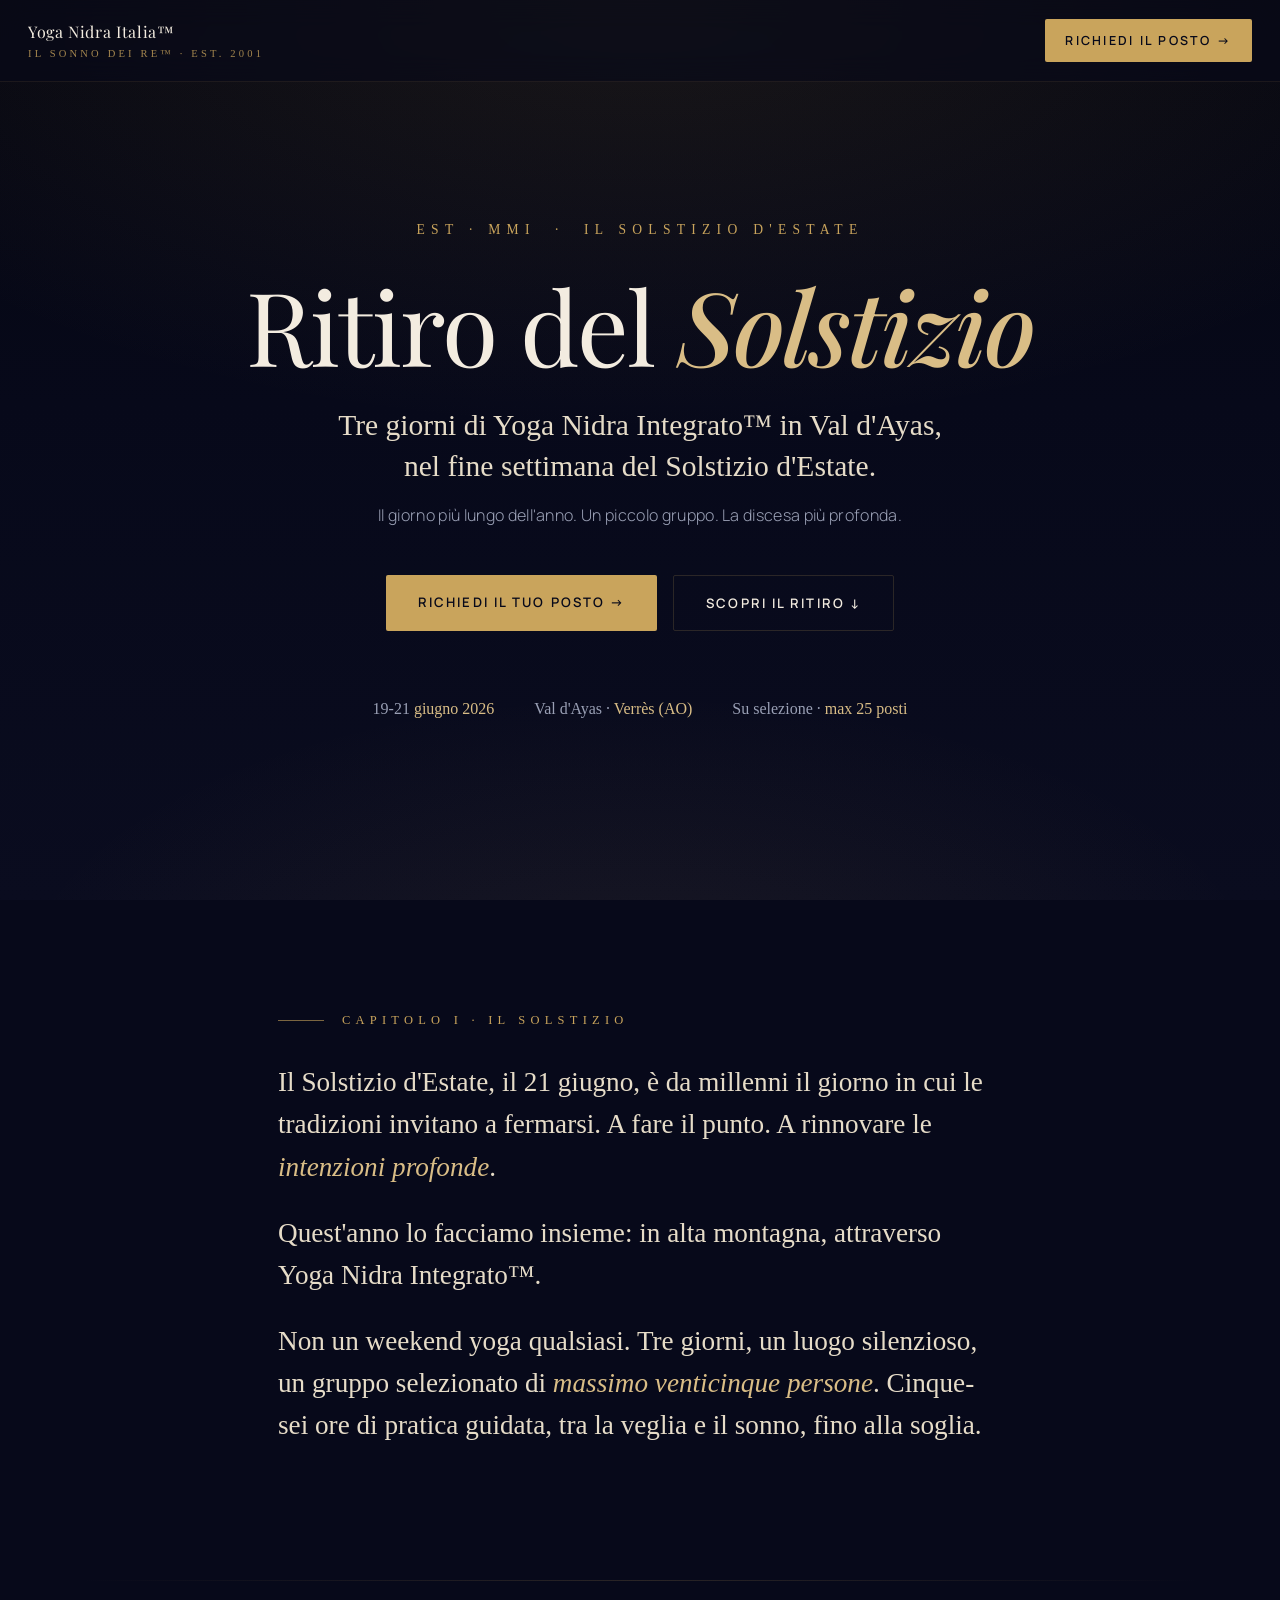
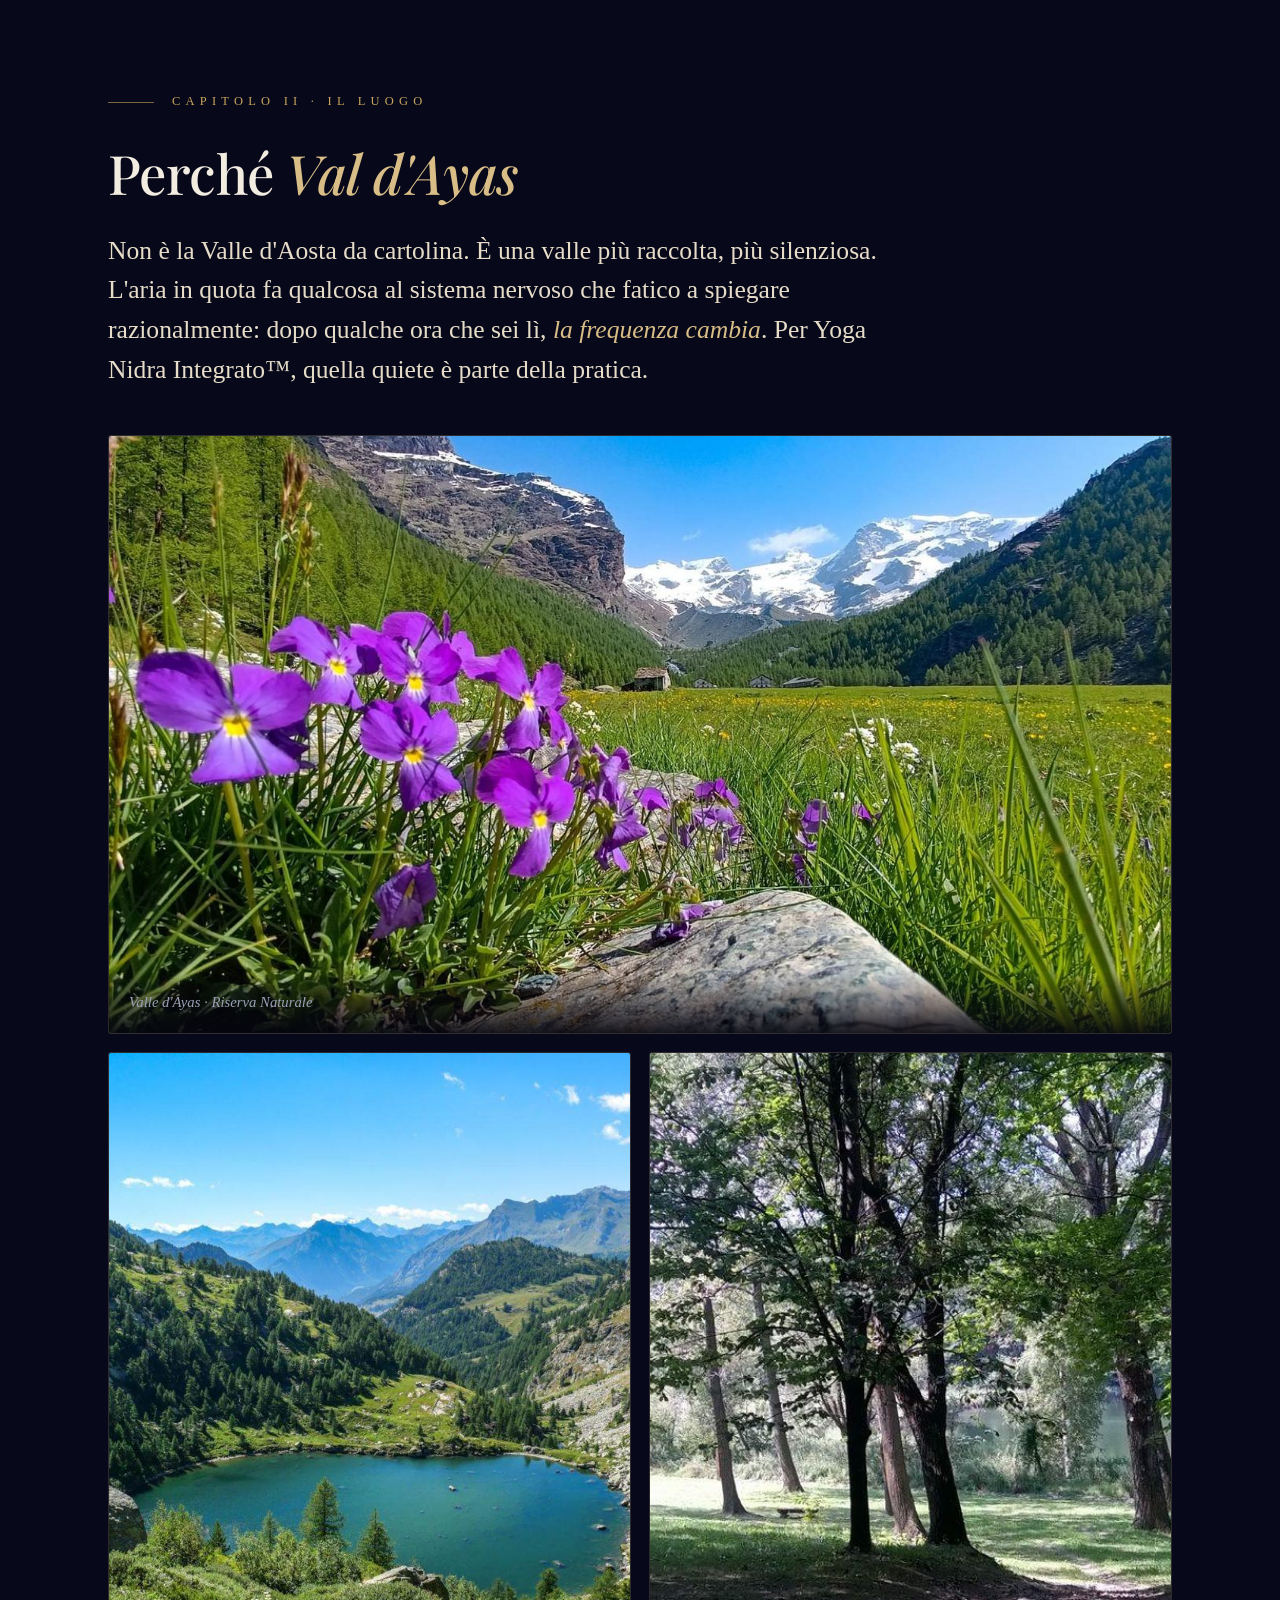
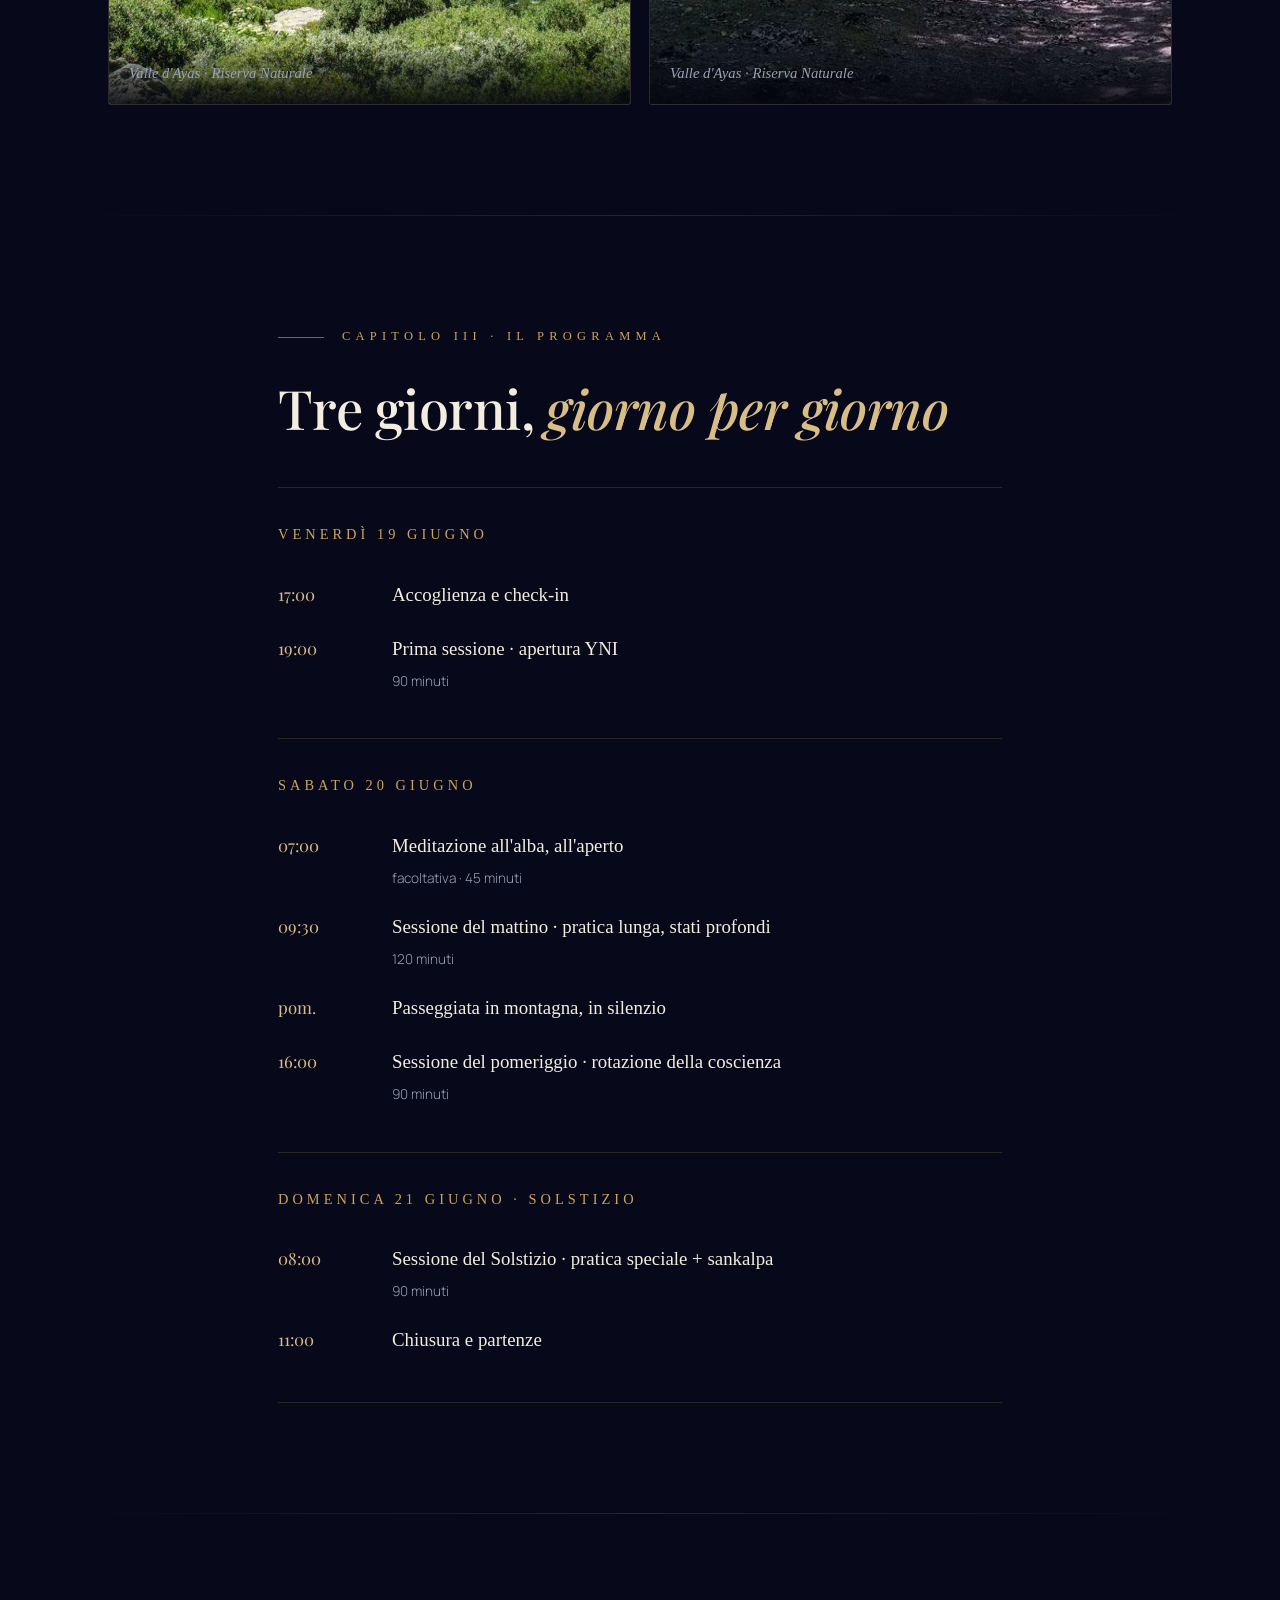
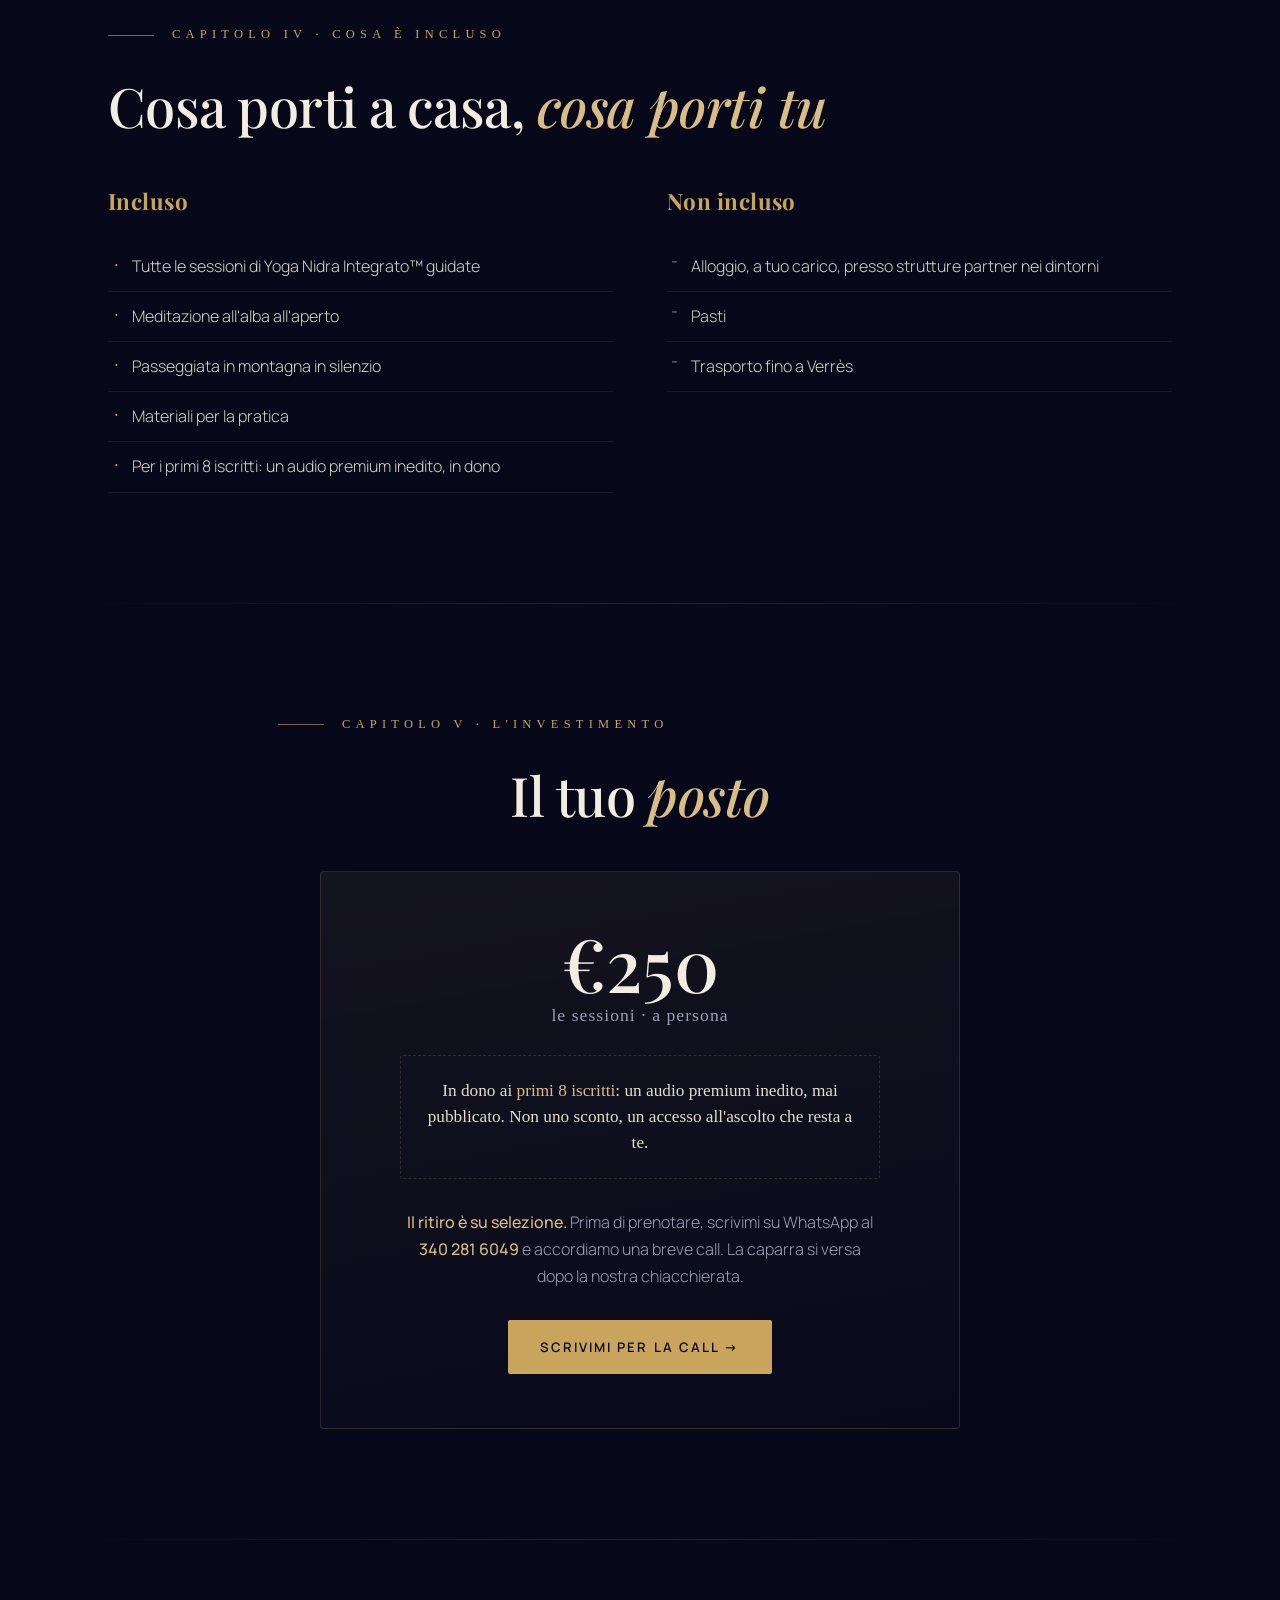
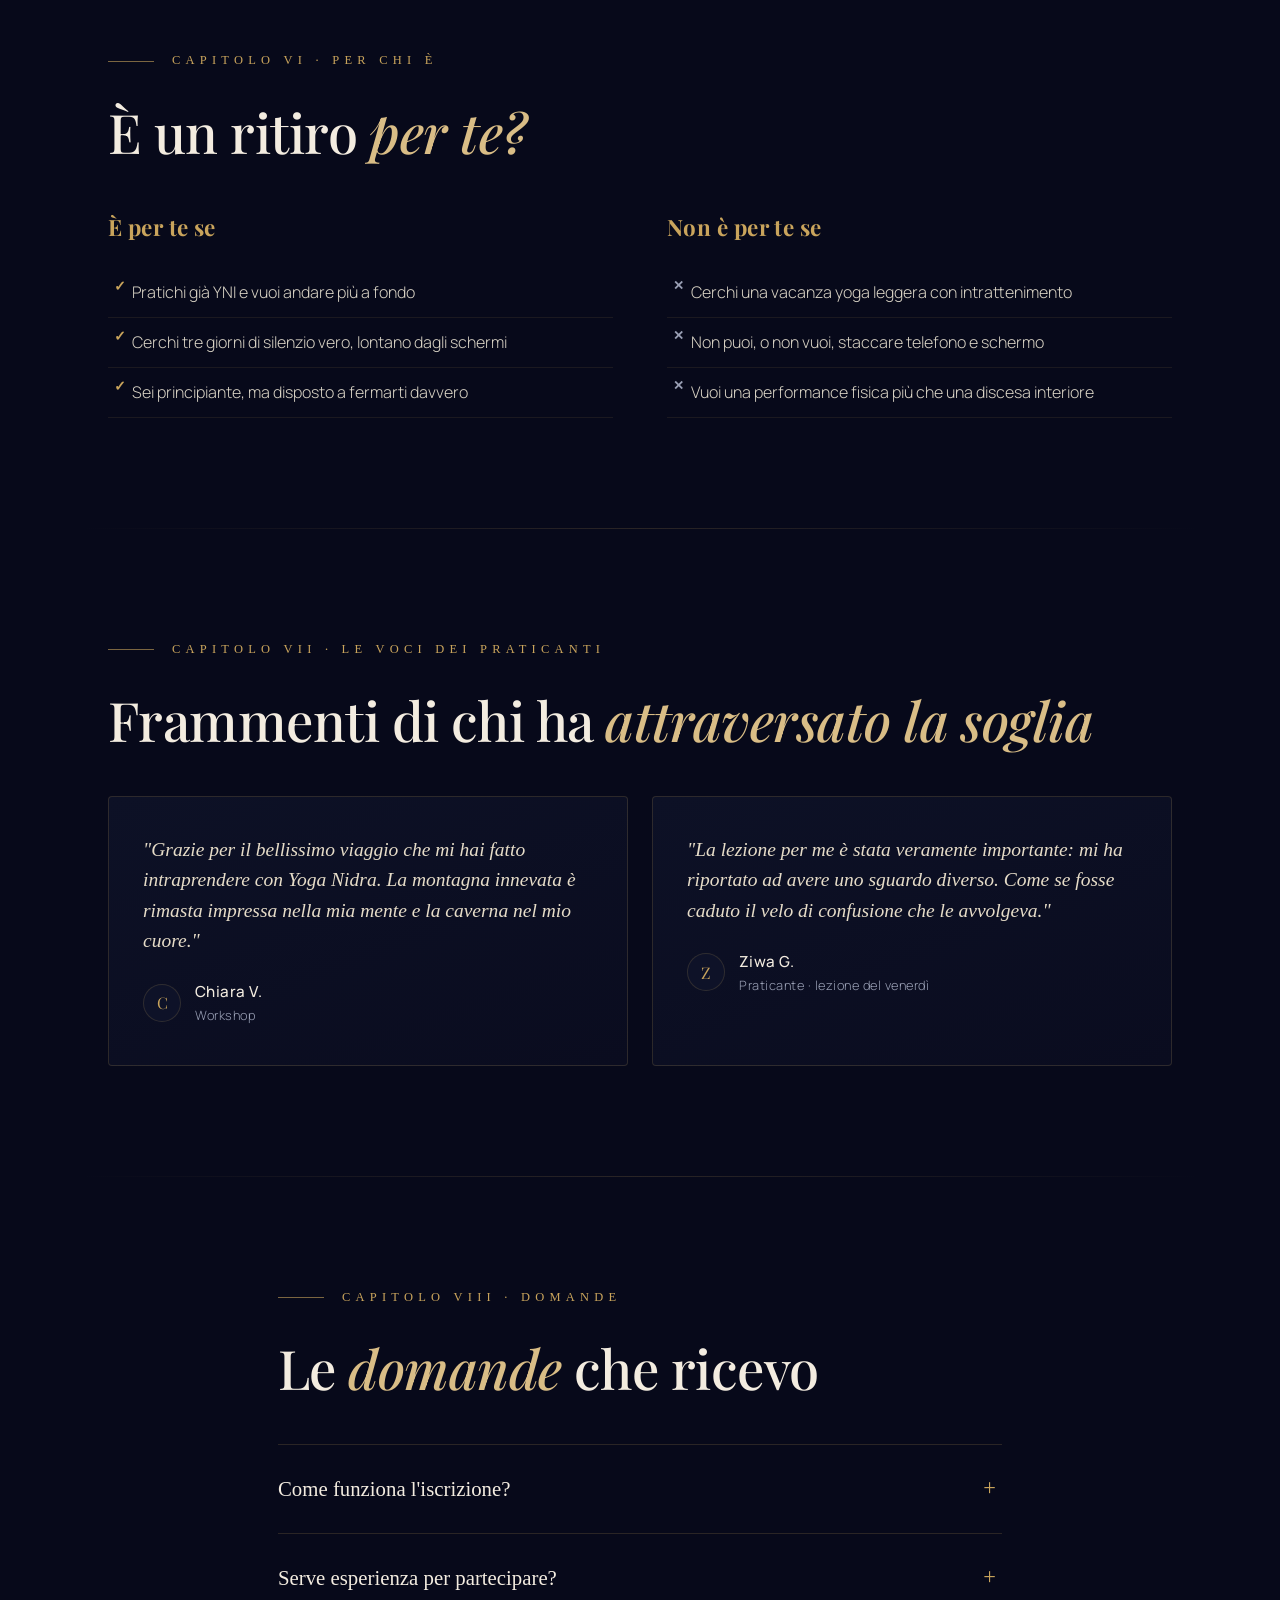
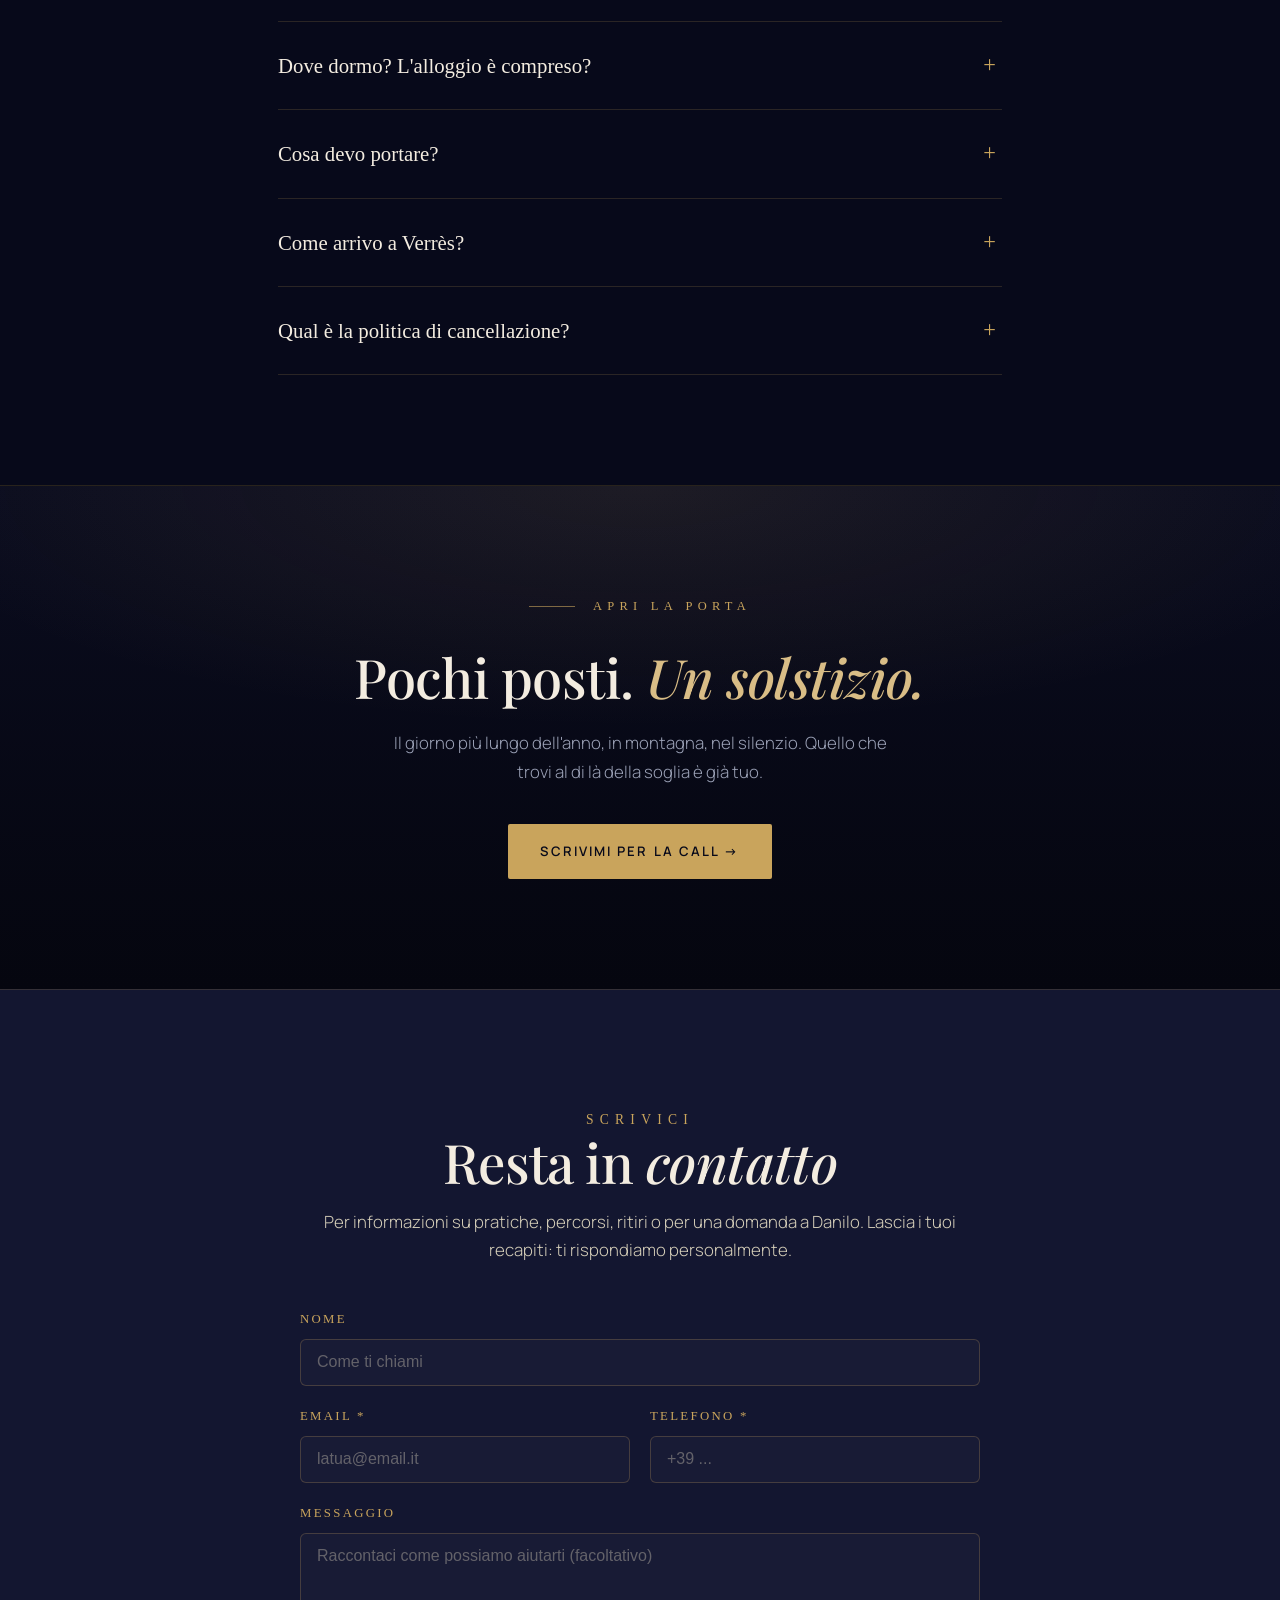
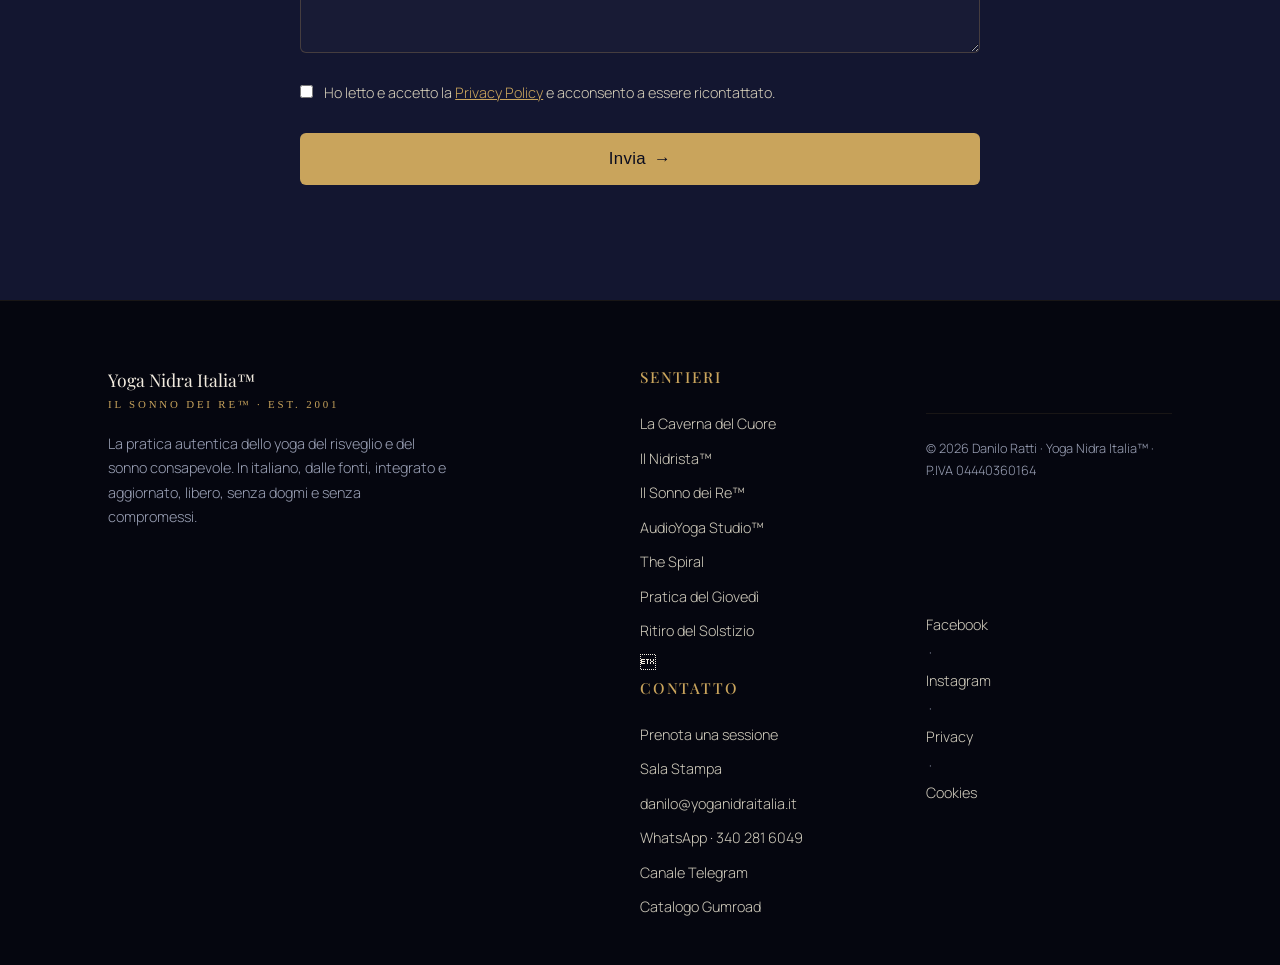
<file: ritiro-solstizio.html>
<!DOCTYPE html>
<html lang="it">
<head>
<meta charset="UTF-8">
<meta name="viewport" content="width=device-width, initial-scale=1.0">
<title>Ritiro del Solstizio · Val d'Ayas · 19-21 giugno 2026 - Yoga Nidra Italia™</title>
<link rel="canonical" href="https://yoganidraitalia.it/ritiro-solstizio.html">
<meta property="og:type" content="website">
<meta property="og:site_name" content="Yoga Nidra Italia™">
<meta property="og:locale" content="it_IT">
<meta property="og:url" content="https://yoganidraitalia.it/ritiro-solstizio.html">
<meta property="og:title" content="Ritiro del Solstizio · Val d'Ayas · 19-21 giugno 2026 - Yoga Nidra Italia™">
<meta property="og:description" content="Tre giorni di Yoga Nidra Integrato™ in Val d'Ayas, nel fine settimana del Solstizio d'Estate. Su selezione, massimo 25 posti. Con Danilo Ratti. 19-21 giugno 2026.">
<meta property="og:image" content="https://yoganidraitalia.it/images/ritiro-ayas-1.jpg">
<meta property="og:image:alt" content="Ritiro del Solstizio · Val d'Ayas · 19-21 giugno 2026 - Yoga Nidra Italia™">
<meta name="twitter:card" content="summary_large_image">
<meta name="twitter:title" content="Ritiro del Solstizio · Val d'Ayas · 19-21 giugno 2026 - Yoga Nidra Italia™">
<meta name="twitter:description" content="Tre giorni di Yoga Nidra Integrato™ in Val d'Ayas, nel fine settimana del Solstizio d'Estate. Su selezione, massimo 25 posti. Con Danilo Ratti. 19-21 giugno 2026.">
<meta name="twitter:image" content="https://yoganidraitalia.it/images/ritiro-ayas-1.jpg">
<meta name="description" content="Tre giorni di Yoga Nidra Integrato™ in Val d'Ayas, nel fine settimana del Solstizio d'Estate. Su selezione, massimo 25 posti. Con Danilo Ratti. 19-21 giugno 2026.">
<link href="https://fonts.googleapis.com/css2?family=Playfair+Display:ital,wght@0,400;0,500;0,600;0,700;1,400;1,500&family=Manrope:wght@300;400;500;600&display=swap" rel="stylesheet">
<style>
  :root{
    --navy:#07091a;
    --navy-2:#0a0c1f;
    --navy-3:#0e1228;
    --gold:#c9a45c;
    --gold-soft:#d9bd86;
    --ivory:#f3ece0;
    --muted:#9aa0b5;
    --line:rgba(201,164,92,.18);
    --display:'Playfair Display', serif;
    --serif:'Cormorant Garamond', serif;
    --body:'Manrope', sans-serif;
  }
  *{margin:0;padding:0;box-sizing:border-box}
  html{scroll-behavior:smooth}
  body{
    background:var(--navy);
    color:var(--ivory);
    font-family:var(--body);
    font-weight:300;
    line-height:1.7;
    -webkit-font-smoothing:antialiased;
    overflow-x:hidden;
  }
  .em{font-style:italic;color:var(--gold-soft)}
  .wrap{max-width:1120px;margin:0 auto;padding:0 28px}
  .narrow{max-width:780px;margin:0 auto;padding:0 28px}

  .marker{
    font-family:var(--serif);
    font-size:.78rem;
    letter-spacing:.42em;
    text-transform:uppercase;
    color:var(--gold);
    display:flex;align-items:center;gap:18px;
    margin-bottom:30px;
  }
  .marker::before{content:"";width:46px;height:1px;background:var(--gold);opacity:.6}

  h2{
    font-family:var(--display);
    font-weight:500;
    font-size:clamp(2rem,4.5vw,3.4rem);
    line-height:1.1;
    letter-spacing:-.01em;
  }
  p.lead{font-family:var(--serif);font-size:clamp(1.25rem,2.4vw,1.6rem);line-height:1.55;color:#e6dcc8}

  nav{
    position:fixed;top:0;left:0;right:0;z-index:50;
    display:flex;align-items:center;justify-content:space-between;
    padding:18px 28px;
    background:rgba(7,9,26,.6);
    backdrop-filter:blur(14px);
    border-bottom:1px solid rgba(201,164,92,.1);
  }
  .brand{font-family:var(--display);font-size:1rem;letter-spacing:.04em;color:var(--ivory);text-decoration:none}
  .brand small{display:block;font-family:var(--serif);font-size:.66rem;letter-spacing:.3em;text-transform:uppercase;color:var(--gold);opacity:.8}
  .nav-cta{
    font-family:var(--body);font-size:.78rem;letter-spacing:.18em;text-transform:uppercase;
    color:var(--navy);background:var(--gold);
    padding:11px 20px;border-radius:2px;text-decoration:none;font-weight:600;
    transition:.3s;
  }
  .nav-cta:hover{background:var(--gold-soft)}

  header.hero{
    min-height:100vh;display:flex;flex-direction:column;justify-content:center;
    position:relative;text-align:center;padding:120px 28px 80px;
    background:
      radial-gradient(120% 80% at 50% 0%, rgba(201,164,92,.10), transparent 60%),
      radial-gradient(90% 60% at 50% 110%, rgba(201,164,92,.08), transparent 55%),
      linear-gradient(180deg,#05060f 0%,#07091a 45%,#0a0c1f 100%);
  }
  header.hero::after{
    content:"";position:absolute;inset:0;pointer-events:none;
    background-image:radial-gradient(rgba(255,255,255,.5) .5px,transparent .5px);
    background-size:42px 42px;opacity:.05;
  }
  .hero-inner{position:relative;z-index:2;max-width:880px;margin:0 auto}
  .eyebrow{
    font-family:var(--serif);font-size:.85rem;letter-spacing:.46em;text-transform:uppercase;
    color:var(--gold);margin-bottom:34px;
  }
  header.hero h1{
    font-family:var(--display);font-weight:400;
    font-size:clamp(3rem,9vw,6.4rem);line-height:.98;letter-spacing:-.02em;
    margin-bottom:30px;
  }
  header.hero h1 .em{font-weight:500}
  .hero-sub{font-family:var(--serif);font-size:clamp(1.3rem,3vw,1.85rem);color:#e6dcc8;line-height:1.4;max-width:620px;margin:0 auto 14px}
  .hero-line{color:var(--muted);font-size:1rem;letter-spacing:.02em;max-width:540px;margin:0 auto 46px}
  .cta-row{display:flex;gap:16px;justify-content:center;flex-wrap:wrap}
  .btn{
    display:inline-block;font-family:var(--body);font-size:.82rem;letter-spacing:.16em;text-transform:uppercase;
    padding:16px 32px;border-radius:2px;text-decoration:none;font-weight:600;transition:.3s;
  }
  .btn-gold{background:var(--gold);color:var(--navy)}
  .btn-gold:hover{background:var(--gold-soft);transform:translateY(-2px)}
  .btn-ghost{border:1px solid var(--line);color:var(--ivory)}
  .btn-ghost:hover{border-color:var(--gold);color:var(--gold-soft)}
  .hero-meta{
    margin-top:64px;display:flex;gap:40px;justify-content:center;flex-wrap:wrap;
    font-family:var(--serif);color:var(--muted);font-size:1rem;
  }
  .hero-meta span{color:var(--gold-soft)}

  section{padding:110px 0;position:relative}
  .divider{height:1px;background:linear-gradient(90deg,transparent,var(--line),transparent);max-width:1120px;margin:0 auto}

  .manifesto p{font-family:var(--serif);font-size:clamp(1.3rem,2.6vw,1.7rem);line-height:1.55;color:#e6dcc8;margin-bottom:24px}

  .luogo-grid{display:grid;grid-template-columns:1fr 1fr;gap:18px;margin-top:46px}
  .photo{
    aspect-ratio:4/5;border-radius:3px;overflow:hidden;position:relative;
    background:linear-gradient(160deg,#10142c,#0a0c1f);
    border:1px solid var(--line);
    display:flex;align-items:flex-end;
  }
  .photo.wide{aspect-ratio:16/9;grid-column:1 / -1}
  .photo .ph-note{
    font-family:var(--serif);font-style:italic;color:var(--muted);font-size:.92rem;
    padding:18px 20px;width:100%;position:relative;z-index:2;
    background:linear-gradient(0deg,rgba(5,6,15,.9),transparent);
  }
  .photo img{position:absolute;inset:0;width:100%;height:100%;object-fit:cover;display:block;z-index:1}
  .photo .ph-tag{position:absolute;top:14px;left:16px;font-size:.62rem;letter-spacing:.2em;text-transform:uppercase;color:var(--gold);opacity:.6}

  .prog{margin-top:50px;border-top:1px solid var(--line)}
  .prog-day{padding:34px 0;border-bottom:1px solid var(--line)}
  .prog-day .day-label{font-family:var(--serif);color:var(--gold);font-size:.9rem;letter-spacing:.28em;text-transform:uppercase;margin-bottom:22px}
  .slot{display:grid;grid-template-columns:90px 1fr;gap:24px;padding:10px 0;align-items:baseline}
  .slot .time{font-family:var(--display);color:var(--gold-soft);font-size:1.05rem}
  .slot .what{color:#d8d2c4}
  .slot .what b{font-weight:500;color:var(--ivory);font-family:var(--serif);font-size:1.18rem;display:block;margin-bottom:2px}
  .slot .dur{color:var(--muted);font-size:.85rem}

  .two-col{display:grid;grid-template-columns:1fr 1fr;gap:54px;margin-top:46px}
  .col h3{font-family:var(--serif);font-size:1.4rem;color:var(--gold);margin-bottom:22px;letter-spacing:.02em}
  .col ul{list-style:none}
  .col li{padding:11px 0;border-bottom:1px solid rgba(201,164,92,.1);color:#d8d2c4;position:relative;padding-left:24px}
  .col li::before{content:"·";position:absolute;left:6px;color:var(--gold);font-size:1.4rem;line-height:1}
  .col.out li::before{content:"-";color:var(--muted);font-size:1rem;left:4px}

  .price-card{
    margin:46px auto 0;max-width:640px;text-align:center;
    background:linear-gradient(170deg,rgba(201,164,92,.07),rgba(10,12,31,.4));
    border:1px solid var(--line);border-radius:4px;padding:54px 40px;
  }
  .price-card .amt{font-family:var(--display);font-size:clamp(3rem,8vw,4.6rem);font-weight:500;color:var(--ivory);line-height:1}
  .price-card .amt small{font-family:var(--serif);font-size:1.1rem;color:var(--muted);display:block;letter-spacing:.06em;margin-top:8px}
  .gift{
    margin:30px auto;max-width:480px;padding:22px;border:1px dashed var(--line);border-radius:3px;
    font-family:var(--serif);font-size:1.08rem;color:#e6dcc8;line-height:1.5;
  }
  .gift b{color:var(--gold-soft);font-weight:500}
  .select-note{color:var(--muted);font-size:1rem;line-height:1.7;margin:8px auto 30px;max-width:480px}
  .select-note b{color:var(--gold-soft);font-weight:500}

  .fit{display:grid;grid-template-columns:1fr 1fr;gap:54px;margin-top:46px}
  .fit .col li::before{content:"✓";color:var(--gold);font-size:.9rem;font-weight:600}
  .fit .col.no li::before{content:"✕";color:var(--muted);font-size:.8rem}

  .quotes{display:grid;grid-template-columns:1fr 1fr;gap:24px;margin-top:46px}
  .quote{
    background:linear-gradient(160deg,#0d1126,#0a0c1f);border:1px solid var(--line);
    border-radius:4px;padding:38px 34px;
  }
  .quote p{font-family:var(--serif);font-size:1.22rem;line-height:1.55;color:#e6dcc8;font-style:italic;margin-bottom:22px}
  .quote .who{display:flex;align-items:center;gap:14px}
  .quote .av{width:38px;height:38px;border-radius:50%;background:var(--navy-3);border:1px solid var(--line);display:flex;align-items:center;justify-content:center;font-family:var(--display);color:var(--gold);font-size:1rem}
  .quote .who small{display:block;color:var(--muted);font-size:.8rem;letter-spacing:.04em}
  .quote .who strong{font-weight:500;font-size:.95rem;letter-spacing:.03em}

  .faq{margin-top:46px;border-top:1px solid var(--line)}
  details{border-bottom:1px solid var(--line)}
  summary{
    list-style:none;cursor:pointer;padding:26px 40px 26px 0;position:relative;
    font-family:var(--serif);font-size:1.3rem;color:var(--ivory);
  }
  summary::-webkit-details-marker{display:none}
  summary::after{content:"+";position:absolute;right:6px;top:24px;color:var(--gold);font-size:1.4rem;transition:.3s}
  details[open] summary::after{transform:rotate(45deg)}
  details .ans{padding:0 40px 28px 0;color:#cfcabb;line-height:1.75}

  .final{
    text-align:center;
    background:
      radial-gradient(100% 80% at 50% 0%, rgba(201,164,92,.10), transparent 60%),
      linear-gradient(180deg,#0a0c1f,#05060f);
    border-top:1px solid var(--line);
  }
  .final h2{margin-bottom:22px}
  .final p{color:var(--muted);max-width:520px;margin:0 auto 38px;font-size:1.05rem}

  footer{background:#05060f;border-top:1px solid rgba(201,164,92,.1);padding:64px 0 40px}
  .foot-grid{display:grid;grid-template-columns:2fr 1fr 1fr;gap:40px}
  .foot-brand .fb-name{font-family:var(--display);font-size:1.1rem}
  .foot-brand small{font-family:var(--serif);letter-spacing:.26em;text-transform:uppercase;color:var(--gold);font-size:.68rem;display:block;margin-bottom:18px}
  .foot-brand p{color:var(--muted);font-size:.9rem;line-height:1.7;max-width:340px}
  footer h4{font-family:var(--serif);color:var(--gold);font-size:.95rem;letter-spacing:.12em;text-transform:uppercase;margin-bottom:16px;font-weight:500}
  footer a{color:#cfcabb;text-decoration:none;display:block;padding:5px 0;font-size:.9rem;transition:.2s}
  footer a:hover{color:var(--gold-soft)}
  .copy{margin-top:48px;padding-top:24px;border-top:1px solid rgba(201,164,92,.1);color:var(--muted);font-size:.8rem;display:flex;justify-content:space-between;flex-wrap:wrap;gap:12px}

  .reveal{opacity:0;transform:translateY(24px);transition:opacity 1s ease,transform 1s ease}
  .reveal.in{opacity:1;transform:none}

  @media(max-width:780px){
    .luogo-grid,.two-col,.fit,.quotes,.foot-grid{grid-template-columns:1fr}
    .photo.wide{aspect-ratio:4/5}
    .hero-meta{gap:22px}
    section{padding:80px 0}
  }

/* ========== FONT: Playfair Display per i titoli ========== */
:root { --font-display: "Playfair Display", serif; }
h1, h2, h3, h4,
.display-xxl, .display-xl, .display-l,
.manifesto-text p,
.price-display,
.nav-brand-text,
.footer-brand-text { font-family: "Playfair Display", serif !important; }

/* ========== HAMBURGER + MOBILE MENU ========== */
.nav-hamburger {
  display: none;
  flex-direction: column;
  justify-content: space-between;
  width: 28px;
  height: 20px;
  background: none;
  border: none;
  cursor: pointer;
  padding: 0;
  z-index: 200;
  flex-shrink: 0;
}
.nav-hamburger span {
  display: block;
  width: 100%;
  height: 1.5px;
  background: var(--gold, #c9a45c);
  transition: transform 0.35s ease, opacity 0.35s ease;
  transform-origin: center;
}
.nav-hamburger.open span:nth-child(1) { transform: translateY(9px) rotate(45deg); }
.nav-hamburger.open span:nth-child(2) { opacity: 0; }
.nav-hamburger.open span:nth-child(3) { transform: translateY(-9px) rotate(-45deg); }
@media (max-width: 900px) {
  .nav-hamburger { display: flex; }
  .nav-links { display: none !important; }
}
.nav-mobile-menu {
  display: none;
  position: fixed;
  top: 0; left: 0; right: 0; bottom: 0;
  z-index: 150;
  background: rgba(7, 9, 26, 0.97);
  backdrop-filter: blur(20px);
  -webkit-backdrop-filter: blur(20px);
  flex-direction: column;
  align-items: center;
  justify-content: center;
  gap: 0;
  padding: 5rem 2rem 3rem;
}
.nav-mobile-menu.open { display: flex; }
.nav-mobile-menu a {
  font-family: var(--font-display, "Playfair Display", serif);
  font-size: clamp(1.3rem, 4.5vw, 1.9rem);
  font-weight: 400;
  font-style: italic;
  color: #f5f1e8;
  text-decoration: none;
  padding: 0.85rem 0;
  border-bottom: 1px solid rgba(201, 164, 92, 0.12);
  width: 100%;
  max-width: 400px;
  text-align: center;
  transition: color 0.3s ease;
}
.nav-mobile-menu a:last-child { border-bottom: none; }
.nav-mobile-menu a:hover { color: #c9a45c; }
.nav-mobile-free {
  background: #c9a45c;
  color: #0a0c1f;
  font-family: "Manrope", sans-serif;
  font-size: 0.55rem;
  font-weight: 700;
  font-style: normal;
  letter-spacing: 0.1em;
  padding: 2px 6px;
  border-radius: 3px;
  margin-left: 6px;
  vertical-align: middle;
}
.nav-old {
  position: fixed;
  top: 0; left: 0; right: 0;
  z-index: 100;
  display: flex;
  align-items: center;
  justify-content: space-between;
  padding: 18px 28px;
  background: rgba(7,9,26,.6);
  backdrop-filter: blur(14px);
  border-bottom: 1px solid rgba(201,164,92,.1);
}
</style>
<script type="application/ld+json">
{
  "@context": "https://schema.org",
  "@graph": [
    {
      "@type": "Organization",
      "@id": "https://yoganidraitalia.it/#organization",
      "name": "Yoga Nidra Italia™",
      "url": "https://yoganidraitalia.it/",
      "logo": "https://yoganidraitalia.it/images/logo.png",
      "email": "info@yoganidraitalia.it",
      "sameAs": [
        "https://www.facebook.com/yoganidraitalia",
        "https://www.instagram.com/yoganidraitalia",
        "https://t.me/yoganidraitalia"
      ]
    },
    {
      "@type": "Event",
      "name": "Ritiro del Solstizio · Yoga Nidra Integrato™",
      "startDate": "2026-06-19",
      "endDate": "2026-06-21",
      "eventAttendanceMode": "https://schema.org/OfflineEventAttendanceMode",
      "eventStatus": "https://schema.org/EventScheduled",
      "location": {
        "@type": "Place",
        "name": "Val d'Ayas",
        "address": {
          "@type": "PostalAddress",
          "addressRegion": "Valle d'Aosta",
          "addressCountry": "IT"
        }
      },
      "image": "https://yoganidraitalia.it/images/ritiro-ayas-1.jpg",
      "description": "Tre giorni di Yoga Nidra Integrato™ in Val d'Ayas, nel fine settimana del Solstizio d'Estate.",
      "url": "https://yoganidraitalia.it/ritiro-solstizio.html",
      "organizer": {
        "@id": "https://yoganidraitalia.it/#organization"
      }
    }
  ]
}
</script>
  <link rel="stylesheet" href="/assets/contact-form.css">
  <link rel="stylesheet" href="/assets/cookieconsent/cookieconsent.css">
  <link rel="stylesheet" href="/assets/cookieconsent/cc-branding.css">
</head>
<body>

<nav class="nav-old" id="nav">
  <a class="brand" href="/">Yoga Nidra Italia™<small>Il Sonno dei Re™ · Est. 2001</small></a>
  <a class="nav-cta" href="#prenota">Richiedi il posto →</a>
  <button class="nav-hamburger" id="navHamburger" aria-label="Menu" aria-expanded="false">
    <span></span><span></span><span></span>
  </button>
</nav>
<div class="nav-mobile-menu" id="navMobileMenu">
  <a href="/la-caverna">La Caverna del Cuore <span class="nav-mobile-free">GRATIS</span></a>
  <a href="/il-nidrista">Il Nidrista™</a>
  <a href="/il-sonno-dei-re">Il Sonno dei Re™</a>
  <a href="/audioyoga-studio">AudioYoga Studio™</a>
  <a href="/the-spiral">The Spiral</a>
  <a href="/pratica-del-giovedi">Pratica del Giovedì</a>
  <a href="/ritiro-solstizio">Ritiro del Solstizio</a>
</div>

<!-- HERO -->
<header class="hero">
  <div class="hero-inner">
    <div class="eyebrow">Est · MMI &nbsp;·&nbsp; Il Solstizio d'Estate</div>
    <h1>Ritiro del <span class="em">Solstizio</span></h1>
    <p class="hero-sub">Tre giorni di Yoga Nidra Integrato™ in Val d'Ayas,<br>nel fine settimana del Solstizio d'Estate.</p>
    <p class="hero-line">Il giorno più lungo dell'anno. Un piccolo gruppo. La discesa più profonda.</p>
    <div class="cta-row">
      <a class="btn btn-gold" href="#prenota">Richiedi il tuo posto →</a>
      <a class="btn btn-ghost" href="#manifesto">Scopri il ritiro ↓</a>
    </div>
    <div class="hero-meta">
      <div>19-21 <span>giugno 2026</span></div>
      <div>Val d'Ayas · <span>Verrès (AO)</span></div>
      <div>Su selezione · <span>max 25 posti</span></div>
    </div>
  </div>
</header>

<!-- I · MANIFESTO -->
<section id="manifesto" class="manifesto">
  <div class="narrow reveal">
    <div class="marker">Capitolo I · Il Solstizio</div>
    <p>Il Solstizio d'Estate, il 21 giugno, è da millenni il giorno in cui le tradizioni invitano a fermarsi. A fare il punto. A rinnovare le <span class="em">intenzioni profonde</span>.</p>
    <p>Quest'anno lo facciamo insieme: in alta montagna, attraverso Yoga Nidra Integrato™.</p>
    <p>Non un weekend yoga qualsiasi. Tre giorni, un luogo silenzioso, un gruppo selezionato di <span class="em">massimo venticinque persone</span>. Cinque-sei ore di pratica guidata, tra la veglia e il sonno, fino alla soglia.</p>
  </div>
</section>

<div class="divider"></div>

<!-- II · LUOGO -->
<section id="luogo">
  <div class="wrap reveal">
    <div class="marker">Capitolo II · Il Luogo</div>
    <h2>Perché <span class="em">Val d'Ayas</span></h2>
    <div class="narrow" style="padding:28px 0 0;margin:0">
      <p class="lead">Non è la Valle d'Aosta da cartolina. È una valle più raccolta, più silenziosa. L'aria in quota fa qualcosa al sistema nervoso che fatico a spiegare razionalmente: dopo qualche ora che sei lì, <span class="em">la frequenza cambia</span>. Per Yoga Nidra Integrato™, quella quiete è parte della pratica.</p>
    </div>
    <div class="luogo-grid">
      <div class="photo wide"><img loading="lazy" src="images/ritiro-ayas-1.jpg" alt="Valle d'Ayas · Riserva Naturale"><div class="ph-note">Valle d'Ayas · Riserva Naturale</div></div>
      <div class="photo"><img loading="lazy" src="images/ritiro-ayas-2.jpg" alt="Valle d'Ayas · Riserva Naturale"><div class="ph-note">Valle d'Ayas · Riserva Naturale</div></div>
      <div class="photo"><img loading="lazy" src="images/ritiro-ayas-3.jpg" alt="Valle d'Ayas · Riserva Naturale"><div class="ph-note">Valle d'Ayas · Riserva Naturale</div></div>
    </div>
  </div>
</section>

<div class="divider"></div>

<!-- III · PROGRAMMA -->
<section id="programma">
  <div class="narrow reveal">
    <div class="marker">Capitolo III · Il Programma</div>
    <h2>Tre giorni, <span class="em">giorno per giorno</span></h2>
    <div class="prog">
      <div class="prog-day">
        <div class="day-label">Venerdì 19 giugno</div>
        <div class="slot"><div class="time">17:00</div><div class="what"><b>Accoglienza e check-in</b></div></div>
        <div class="slot"><div class="time">19:00</div><div class="what"><b>Prima sessione · apertura YNI</b><span class="dur">90 minuti</span></div></div>
      </div>
      <div class="prog-day">
        <div class="day-label">Sabato 20 giugno</div>
        <div class="slot"><div class="time">07:00</div><div class="what"><b>Meditazione all'alba, all'aperto</b><span class="dur">facoltativa · 45 minuti</span></div></div>
        <div class="slot"><div class="time">09:30</div><div class="what"><b>Sessione del mattino · pratica lunga, stati profondi</b><span class="dur">120 minuti</span></div></div>
        <div class="slot"><div class="time">pom.</div><div class="what"><b>Passeggiata in montagna, in silenzio</b></div></div>
        <div class="slot"><div class="time">16:00</div><div class="what"><b>Sessione del pomeriggio · rotazione della coscienza</b><span class="dur">90 minuti</span></div></div>
      </div>
      <div class="prog-day">
        <div class="day-label">Domenica 21 giugno · Solstizio</div>
        <div class="slot"><div class="time">08:00</div><div class="what"><b>Sessione del Solstizio · pratica speciale + sankalpa</b><span class="dur">90 minuti</span></div></div>
        <div class="slot"><div class="time">11:00</div><div class="what"><b>Chiusura e partenze</b></div></div>
      </div>
    </div>
  </div>
</section>

<div class="divider"></div>

<!-- IV · INCLUSO -->
<section id="incluso">
  <div class="wrap reveal">
    <div class="marker">Capitolo IV · Cosa è incluso</div>
    <h2>Cosa porti a casa, <span class="em">cosa porti tu</span></h2>
    <div class="two-col">
      <div class="col in">
        <h3>Incluso</h3>
        <ul>
          <li>Tutte le sessioni di Yoga Nidra Integrato™ guidate</li>
          <li>Meditazione all'alba all'aperto</li>
          <li>Passeggiata in montagna in silenzio</li>
          <li>Materiali per la pratica</li>
          <li>Per i primi 8 iscritti: un audio premium inedito, in dono</li>
        </ul>
      </div>
      <div class="col out">
        <h3>Non incluso</h3>
        <ul>
          <li>Alloggio, a tuo carico, presso strutture partner nei dintorni</li>
          <li>Pasti</li>
          <li>Trasporto fino a Verrès</li>
        </ul>
      </div>
    </div>
  </div>
</section>

<div class="divider"></div>

<!-- V · PRICING / SELEZIONE -->
<section id="prenota">
  <div class="narrow reveal">
    <div class="marker">Capitolo V · L'investimento</div>
    <h2 style="text-align:center">Il tuo <span class="em">posto</span></h2>
    <div class="price-card">
      <div class="amt">€250<small>le sessioni · a persona</small></div>
      <div class="gift">In dono ai <b>primi 8 iscritti</b>: un audio premium inedito, mai pubblicato. Non uno sconto, un accesso all'ascolto che resta a te.</div>
      <div class="select-note"><b>Il ritiro è su selezione.</b> Prima di prenotare, scrivimi su WhatsApp al <b>340 281 6049</b> e accordiamo una breve call. La caparra si versa dopo la nostra chiacchierata.</div>
      <a class="btn btn-gold" href="https://wa.me/393402816049?text=Ciao%20Danilo%2C%20vorrei%20parlarti%20del%20Ritiro%20del%20Solstizio">Scrivimi per la call →</a>
    </div>
  </div>
</section>

<div class="divider"></div>

<!-- VI · PER CHI -->
<section id="perchi">
  <div class="wrap reveal">
    <div class="marker">Capitolo VI · Per chi è</div>
    <h2>È un ritiro <span class="em">per te?</span></h2>
    <div class="fit">
      <div class="col yes">
        <h3>È per te se</h3>
        <ul>
          <li>Pratichi già YNI e vuoi andare più a fondo</li>
          <li>Cerchi tre giorni di silenzio vero, lontano dagli schermi</li>
          <li>Sei principiante, ma disposto a fermarti davvero</li>
        </ul>
      </div>
      <div class="col no">
        <h3>Non è per te se</h3>
        <ul>
          <li>Cerchi una vacanza yoga leggera con intrattenimento</li>
          <li>Non puoi, o non vuoi, staccare telefono e schermo</li>
          <li>Vuoi una performance fisica più che una discesa interiore</li>
        </ul>
      </div>
    </div>
  </div>
</section>

<div class="divider"></div>

<!-- VII · VOCI -->
<section id="voci">
  <div class="wrap reveal">
    <div class="marker">Capitolo VII · Le voci dei praticanti</div>
    <h2>Frammenti di chi ha <span class="em">attraversato la soglia</span></h2>
    <div class="quotes">
      <div class="quote">
        <p>"Grazie per il bellissimo viaggio che mi hai fatto intraprendere con Yoga Nidra. La montagna innevata è rimasta impressa nella mia mente e la caverna nel mio cuore."</p>
        <div class="who"><div class="av">C</div><div><strong>Chiara V.</strong><small>Workshop</small></div></div>
      </div>
      <div class="quote">
        <p>"La lezione per me è stata veramente importante: mi ha riportato ad avere uno sguardo diverso. Come se fosse caduto il velo di confusione che le avvolgeva."</p>
        <div class="who"><div class="av">Z</div><div><strong>Ziwa G.</strong><small>Praticante · lezione del venerdì</small></div></div>
      </div>
    </div>
  </div>
</section>

<div class="divider"></div>

<!-- VIII · FAQ -->
<section id="faq">
  <div class="narrow reveal">
    <div class="marker">Capitolo VIII · Domande</div>
    <h2>Le <span class="em">domande</span> che ricevo</h2>
    <div class="faq">
      <details>
        <summary>Come funziona l'iscrizione?</summary>
        <div class="ans">Il ritiro è su selezione: i posti sono limitati e tengo a conoscere chi partecipa. Prima di prenotare, scrivimi su WhatsApp al 340 281 6049 e accordiamo una breve call. La caparra si versa dopo la nostra chiacchierata.</div>
      </details>
      <details>
        <summary>Serve esperienza per partecipare?</summary>
        <div class="ans">No. Il ritiro è adatto sia a chi pratica Yoga Nidra Integrato™ da tempo, sia a principianti motivati. Non ti chiedo tecnica, ti chiedo la disponibilità a fermarti.</div>
      </details>
      <details>
        <summary>Dove dormo? L'alloggio è compreso?</summary>
        <div class="ans">L'alloggio è a tuo carico. Ti indico le strutture partner nei dintorni più comode e strategiche.</div>
      </details>
      <details>
        <summary>Cosa devo portare?</summary>
        <div class="ans">Un tappetino, una coperta, abiti comodi e caldi per la pratica, e scarpe adatte a una camminata in montagna. Il resto lo porto io.</div>
      </details>
      <details>
        <summary>Come arrivo a Verrès?</summary>
        <div class="ans">Verrès è raggiungibile comodamente in auto e in treno, ed è strategica: si trova all'ingresso della Val d'Ayas, comoda per tutte le attività, ed è un borgo medievale molto particolare. Tutti i dettagli logistici arrivano via email dopo l'iscrizione.</div>
      </details>
      <details>
        <summary>Qual è la politica di cancellazione?</summary>
        <div class="ans">Rimborso completo della caparra fino al 10 giugno 2026. Dopo tale data la caparra non è rimborsabile. In caso di cancellazione, il dono audio riservato ai primi 8 iscritti decade e avrai un buono per accedere al prossimo ritiro.</div>
      </details>
    </div>
  </div>
</section>

<!-- FINAL CTA -->
<section class="final reveal">
  <div class="narrow">
    <div class="marker" style="justify-content:center">Apri la porta</div>
    <h2>Pochi posti. <span class="em">Un solstizio.</span></h2>
    <p>Il giorno più lungo dell'anno, in montagna, nel silenzio. Quello che trovi al di là della soglia è già tuo.</p>
    <a class="btn btn-gold" href="https://wa.me/393402816049?text=Ciao%20Danilo%2C%20vorrei%20parlarti%20del%20Ritiro%20del%20Solstizio">Scrivimi per la call →</a>
  </div>
</section>

<!-- FOOTER -->
<!-- ========== CONTATTI ========== -->
<!-- netlify form: contatti -->
<section class="contatti" id="contatti">
  <div class="contatti-inner">
    <span class="eyebrow">Scrivici</span>
    <h2 class="display-l">Resta in <em>contatto</em></h2>
    <p class="contatti-intro">
      Per informazioni su pratiche, percorsi, ritiri o per una domanda a Danilo.
      Lascia i tuoi recapiti: ti rispondiamo personalmente.
    </p>

    <form name="contatti" method="POST" data-netlify="true" netlify-honeypot="bot-field" action="/grazie.html" class="contatti-form">
      <input type="hidden" name="form-name" value="contatti">
      <p class="hp"><label>Non compilare se sei umano: <input name="bot-field"></label></p>

      <div class="field">
        <label for="nome">Nome</label>
        <input type="text" id="nome" name="nome" placeholder="Come ti chiami" autocomplete="name">
      </div>

      <div class="form-row">
        <div class="field">
          <label for="email">Email <span aria-hidden="true">*</span></label>
          <input type="email" id="email" name="email" required placeholder="latua@email.it" autocomplete="email">
        </div>
        <div class="field">
          <label for="telefono">Telefono <span aria-hidden="true">*</span></label>
          <input type="tel" id="telefono" name="telefono" required placeholder="+39 ..." autocomplete="tel">
        </div>
      </div>

      <div class="field">
        <label for="messaggio">Messaggio</label>
        <textarea id="messaggio" name="messaggio" placeholder="Raccontaci come possiamo aiutarti (facoltativo)"></textarea>
      </div>

      <label class="form-consent">
        <input type="checkbox" name="consenso_privacy" required>
        <span>Ho letto e accetto la <a href="/privacy" target="_blank" rel="noopener">Privacy Policy</a> e acconsento a essere ricontattato.</span>
      </label>

      <button type="submit" class="form-submit">Invia <span class="arrow">&rarr;</span></button>
    </form>
  </div>
</section>

<footer>
  <div class="wrap">
    <div class="foot-grid">
      <div class="foot-brand">
        <div class="fb-name">Yoga Nidra Italia™</div>
        <small>Il Sonno dei Re™ · Est. 2001</small>
        <p>La pratica autentica dello yoga del risveglio e del sonno consapevole. In italiano, dalle fonti, integrato e aggiornato, libero, senza dogmi e senza compromessi.</p>
      </div>
      <div>
        <h4>Sentieri</h4>
        <a href="/la-caverna">La Caverna del Cuore</a>
        <a href="/il-nidrista">Il Nidrista™</a>
        <a href="/il-sonno-dei-re">Il Sonno dei Re™</a>
        <a href="/audioyoga-studio">AudioYoga Studio™</a>
        <a href="/the-spiral">The Spiral</a>
        <a href="/pratica-del-giovedi">Pratica del Giovedì</a>
        <a href="/ritiro-solstizio">Ritiro del Solstizio</a>
      
      <div>
        <h4>Contatto</h4>
        <a href="/prenota">Prenota una sessione</a>
        <a href="/media">Sala Stampa</a>
        <a href="mailto:danilo@yoganidraitalia.it">danilo@yoganidraitalia.it</a>
        <a href="https://wa.me/393402816049">WhatsApp · 340 281 6049</a>
        <a href="https://t.me/yoganidraitalia">Canale Telegram</a>
        <a href="https://yoganidraitalia.gumroad.com">Catalogo Gumroad</a>
      </div>
    </div>
        <div class="copy">
      <span>© 2026 Danilo Ratti · Yoga Nidra Italia™ · P.IVA 04440360164</span>
      <span>
        <a href="https://www.facebook.com/yoganidraitalia" target="_blank" rel="noopener">Facebook</a> &nbsp;·&nbsp;
        <a href="https://www.instagram.com/yoganidraitalia" target="_blank" rel="noopener">Instagram</a> &nbsp;·&nbsp;
        <a href="/privacy">Privacy</a> &nbsp;·&nbsp;
        <a href="/cookies">Cookies</a>
      </span>
    </div>
  </div>
</footer>

<script>
  const obs=new IntersectionObserver((es)=>{es.forEach(e=>{if(e.isIntersecting){e.target.classList.add('in');obs.unobserve(e.target)}})},{threshold:.12});
  document.querySelectorAll('.reveal').forEach(el=>obs.observe(el));
</script>
<script>
(function(){
  var btn = document.getElementById("navHamburger");
  var menu = document.getElementById("navMobileMenu");
  if(!btn || !menu) return;
  btn.addEventListener("click", function(){
    var open = menu.classList.toggle("open");
    btn.classList.toggle("open", open);
    btn.setAttribute("aria-expanded", open ? "true" : "false");
    document.body.style.overflow = open ? "hidden" : "";
  });
  menu.querySelectorAll("a").forEach(function(a){
    a.addEventListener("click", function(){
      menu.classList.remove("open");
      btn.classList.remove("open");
      btn.setAttribute("aria-expanded","false");
      document.body.style.overflow = "";
    });
  });
})();
</script>
<script defer src="/assets/cookieconsent/cookieconsent.umd.js"></script>
<script defer src="/assets/cookieconsent/cc-config.js"></script>
</body>
</html>
</file>
<file: assets/contact-form.css>
/* ========== CONTACT FORM (condiviso su tutte le pagine) ========== */
.contatti {
  padding: clamp(4rem, 9vw, 8rem) var(--gutter, 2rem);
  background: var(--bg-elevated, #131630);
  border-top: 1px solid var(--line, rgba(245,241,232,0.08));
}
.contatti-inner {
  max-width: 680px;
  margin: 0 auto;
  text-align: center;
}
.contatti h2 { margin-bottom: 1rem; }
.contatti-intro {
  color: var(--text-dim, #d4cdb8);
  margin-bottom: 2.75rem;
  font-size: 1.05rem;
}
.contatti-form { text-align: left; }
.contatti .form-row {
  display: grid;
  grid-template-columns: 1fr 1fr;
  gap: 1.25rem;
}
@media (max-width: 600px) { .contatti .form-row { grid-template-columns: 1fr; } }
.contatti .field { margin-bottom: 1.25rem; }
.contatti .field label {
  display: block;
  font-family: var(--font-label, serif);
  font-size: 0.8rem;
  letter-spacing: 0.18em;
  text-transform: uppercase;
  color: var(--gold, #c9a45c);
  margin-bottom: 0.5rem;
}
.contatti .field input,
.contatti .field textarea,
.contatti .field select {
  width: 100%;
  background: var(--bg-card, #181b35);
  border: 1px solid var(--line-strong, rgba(201,164,92,0.25));
  border-radius: 6px;
  padding: 0.85rem 1rem;
  color: var(--text-primary, #f5f1e8);
  font-family: var(--font-body, sans-serif);
  font-size: 1rem;
  transition: border-color 0.25s ease, box-shadow 0.25s ease;
}
.contatti .field select {
  appearance: none;
  -webkit-appearance: none;
  background-image: url("data:image/svg+xml,%3Csvg xmlns='http://www.w3.org/2000/svg' width='12' height='8' viewBox='0 0 12 8'%3E%3Cpath fill='%23c9a45c' d='M6 8 0 0h12z'/%3E%3C/svg%3E");
  background-repeat: no-repeat;
  background-position: right 1rem center;
  padding-right: 2.5rem;
  cursor: pointer;
}
.contatti .field input:focus,
.contatti .field textarea:focus,
.contatti .field select:focus {
  outline: none;
  border-color: var(--gold, #c9a45c);
  box-shadow: 0 0 0 3px rgba(201, 164, 92, 0.15);
}
.contatti .field textarea { resize: vertical; min-height: 120px; }
.contatti .field input::placeholder,
.contatti .field textarea::placeholder { color: rgba(212, 205, 184, 0.4); }
.contatti .form-consent {
  display: flex;
  align-items: flex-start;
  gap: 0.7rem;
  margin: 0.5rem 0 1.75rem;
  font-size: 0.9rem;
  color: var(--text-dim, #d4cdb8);
}
.contatti .form-consent input { margin-top: 0.25rem; accent-color: var(--gold, #c9a45c); flex-shrink: 0; }
.contatti .form-consent a { color: var(--gold, #c9a45c); text-decoration: underline; }
.contatti .form-submit {
  display: inline-flex;
  align-items: center;
  justify-content: center;
  gap: 0.5rem;
  width: 100%;
  background: var(--gold, #c9a45c);
  color: var(--bg-base, #0a0c1f);
  border: none;
  cursor: pointer;
  border-radius: 6px;
  padding: 1rem 2rem;
  font-family: var(--font-body, sans-serif);
  font-size: 1.05rem;
  font-weight: 500;
  letter-spacing: 0.02em;
  transition: background 0.25s ease, transform 0.25s ease, box-shadow 0.25s ease;
}
.contatti .form-submit:hover {
  background: var(--gold-bright, #e8d3a8);
  transform: translateY(-2px);
  box-shadow: 0 12px 30px -10px rgba(201, 164, 92, 0.5);
}
.contatti .hp { position: absolute; left: -5000px; }
</file>
<file: assets/cookieconsent/cookieconsent.css>
#cc-main{background:transparent;color:var(--cc-primary-color);font-family:var(--cc-font-family);font-size:16px;font-weight:400;-webkit-font-smoothing:antialiased;-moz-osx-font-smoothing:grayscale;line-height:1.15;position:relative;text-rendering:optimizeLegibility;-webkit-text-size-adjust:100%;position:fixed;z-index:var(--cc-z-index)}#cc-main :after,#cc-main :before,#cc-main a,#cc-main button,#cc-main div,#cc-main h2,#cc-main input,#cc-main p,#cc-main span{all:unset;box-sizing:border-box}#cc-main .pm__badge,#cc-main button{all:initial;box-sizing:border-box;color:unset;visibility:unset}#cc-main .pm__badge,#cc-main a,#cc-main button,#cc-main input{-webkit-appearance:none;appearance:none;cursor:pointer;font-family:inherit;font-size:100%;line-height:normal;margin:0;outline:revert;outline-offset:2px;overflow:hidden}#cc-main table,#cc-main tbody,#cc-main td,#cc-main th,#cc-main thead,#cc-main tr{all:revert;color:inherit;font-family:inherit;font-size:inherit;font-weight:inherit}:root{--cc-font-family:-apple-system,BlinkMacSystemFont,"Segoe UI",Roboto,Helvetica,Arial,sans-serif,"Apple Color Emoji","Segoe UI Emoji","Segoe UI Symbol";--cc-modal-border-radius:.5rem;--cc-btn-border-radius:.4rem;--cc-modal-transition-duration:.25s;--cc-link-color:var(--cc-btn-primary-bg);--cc-modal-margin:1rem;--cc-z-index:2147483647;--cc-bg:#fff;--cc-primary-color:#2c2f31;--cc-secondary-color:#5e6266;--cc-btn-primary-bg:#30363c;--cc-btn-primary-color:#fff;--cc-btn-primary-border-color:var(--cc-btn-primary-bg);--cc-btn-primary-hover-bg:#000;--cc-btn-primary-hover-color:#fff;--cc-btn-primary-hover-border-color:var(--cc-btn-primary-hover-bg);--cc-btn-secondary-bg:#eaeff2;--cc-btn-secondary-color:var(--cc-primary-color);--cc-btn-secondary-border-color:var(--cc-btn-secondary-bg);--cc-btn-secondary-hover-bg:#d4dae0;--cc-btn-secondary-hover-color:#000;--cc-btn-secondary-hover-border-color:#d4dae0;--cc-separator-border-color:#f0f4f7;--cc-toggle-on-bg:var(--cc-btn-primary-bg);--cc-toggle-off-bg:#667481;--cc-toggle-on-knob-bg:#fff;--cc-toggle-off-knob-bg:var(--cc-toggle-on-knob-bg);--cc-toggle-enabled-icon-color:var(--cc-bg);--cc-toggle-disabled-icon-color:var(--cc-bg);--cc-toggle-readonly-bg:#d5dee2;--cc-toggle-readonly-knob-bg:#fff;--cc-toggle-readonly-knob-icon-color:var(--cc-toggle-readonly-bg);--cc-section-category-border:var(--cc-cookie-category-block-bg);--cc-cookie-category-block-bg:#f0f4f7;--cc-cookie-category-block-border:#f0f4f7;--cc-cookie-category-block-hover-bg:#e9eff4;--cc-cookie-category-block-hover-border:#e9eff4;--cc-cookie-category-expanded-block-bg:transparent;--cc-cookie-category-expanded-block-hover-bg:#dee4e9;--cc-overlay-bg:rgba(0,0,0,.65);--cc-webkit-scrollbar-bg:var(--cc-section-category-border);--cc-webkit-scrollbar-hover-bg:var(--cc-btn-primary-hover-bg);--cc-footer-bg:var(--cc-btn-secondary-bg);--cc-footer-color:var(--cc-secondary-color);--cc-footer-border-color:#e4eaed;--cc-pm-toggle-border-radius:4em}#cc-main.cc--rtl{direction:rtl}#cc-main .cm__title,#cc-main a,#cc-main b,#cc-main em,#cc-main strong{font-weight:600}#cc-main button>span{pointer-events:none}#cc-main .cc__link,#cc-main a{background-image:linear-gradient(currentColor,currentColor);background-position:0 100%;background-repeat:no-repeat;background-size:0 1px;font-weight:600;position:relative;transition:background-size .25s,color .25s ease}#cc-main .cc__link:hover,#cc-main a:hover{background-size:100% 1px;color:var(--cc-primary-color)}#cc-main .cc__link{color:var(--cc-link-color)}#cc-main .cm__desc,#cc-main .pm__body{overscroll-behavior:auto contain;scrollbar-width:thin}@media screen and (min-width:640px){#cc-main ::-webkit-scrollbar,#cc-main ::-webkit-scrollbar-thumb,#cc-main ::-webkit-scrollbar-track{all:revert}#cc-main ::-webkit-scrollbar-thumb{-webkit-background-clip:padding-box;background-clip:padding-box;background:var(--cc-toggle-readonly-bg);border:.25rem solid var(--cc-bg);border-radius:1rem}#cc-main ::-webkit-scrollbar-thumb:hover{background:var(--cc-toggle-off-bg)}#cc-main ::-webkit-scrollbar{background:transparent;width:12px}}html.disable--interaction.show--consent,html.disable--interaction.show--consent body{height:auto!important;overflow:hidden!important}@media (prefers-reduced-motion){#cc-main{--cc-modal-transition-duration:0s}}.cc--darkmode{--cc-bg:#161a1c;--cc-primary-color:#ebf3f6;--cc-secondary-color:#aebbc5;--cc-btn-primary-bg:#c2d0e0;--cc-btn-primary-color:var(--cc-bg);--cc-btn-primary-border-color:var(--cc-btn-primary-bg);--cc-btn-primary-hover-bg:#98a7b6;--cc-btn-primary-hover-color:#000;--cc-btn-primary-hover-border-color:var(--cc-btn-primary-hover-bg);--cc-btn-secondary-bg:#242c31;--cc-btn-secondary-color:var(--cc-primary-color);--cc-btn-secondary-border-color:var(--cc-btn-secondary-bg);--cc-btn-secondary-hover-bg:#353d43;--cc-btn-secondary-hover-color:#fff;--cc-btn-secondary-hover-border-color:var(--cc-btn-secondary-hover-bg);--cc-separator-border-color:#222a30;--cc-toggle-on-bg:var(--cc-btn-primary-bg);--cc-toggle-off-bg:#525f6b;--cc-toggle-on-knob-bg:var(--cc-btn-primary-color);--cc-toggle-off-knob-bg:var(--cc-btn-primary-color);--cc-toggle-enabled-icon-color:var(--cc-btn-primary-color);--cc-toggle-disabled-icon-color:var(--cc-btn-primary-color);--cc-toggle-readonly-bg:#343e45;--cc-toggle-readonly-knob-bg:#5f6b72;--cc-toggle-readonly-knob-icon-color:var(--cc-toggle-readonly-bg);--cc-section-category-border:#1e2428;--cc-cookie-category-block-bg:#1e2428;--cc-cookie-category-block-border:var(--cc-section-category-border);--cc-cookie-category-block-hover-bg:#242c31;--cc-cookie-category-block-hover-border:#232a2f;--cc-cookie-category-expanded-block-bg:transparent;--cc-cookie-category-expanded-block-hover-bg:var(--cc-toggle-readonly-bg);--cc-overlay-bg:rgba(0,0,0,.65);--cc-webkit-scrollbar-bg:var(--cc-section-category-border);--cc-webkit-scrollbar-hover-bg:var(--cc-btn-primary-hover-bg);--cc-footer-bg:#0c0e0f;--cc-footer-color:var(--cc-secondary-color);--cc-footer-border-color:#060809}.cc--darkmode #cc-main{color-scheme:dark}#cc-main .cm{background:var(--cc-bg);border-radius:var(--cc-modal-border-radius);box-shadow:0 .625em 1.875em rgba(0,0,2,.3);display:flex;flex-direction:column;max-width:24rem;opacity:0;overflow:hidden;position:fixed;transform:translateY(1.6em);visibility:hidden;z-index:1}#cc-main .cm--top{top:var(--cc-modal-margin)}#cc-main .cm--middle{top:50%;transform:translateY(calc(-50% + 1.6em))}#cc-main .cm--bottom{bottom:var(--cc-modal-margin)}#cc-main .cm--center{left:var(--cc-modal-margin);margin:0 auto;right:var(--cc-modal-margin);width:unset}#cc-main .cm--left{left:var(--cc-modal-margin);margin-right:var(--cc-modal-margin)}#cc-main .cm--right{margin-left:var(--cc-modal-margin);right:var(--cc-modal-margin)}#cc-main .cm__body{display:flex;flex-direction:column;justify-content:space-between;position:relative}#cc-main .cm__btns,#cc-main .cm__links{padding:1rem 1.3rem;width:unset}#cc-main .cm__texts{display:flex;flex:1;flex-direction:column;justify-content:center;padding:1rem 0 0}#cc-main .cm__desc,#cc-main .cm__title{padding:0 1.3rem}#cc-main .cm__title{font-size:1.05em}#cc-main .cm__title+.cm__desc{margin-top:1.1em}#cc-main .cm__desc{color:var(--cc-secondary-color);font-size:.9em;line-height:1.5;max-height:40vh;overflow-x:visible;overflow-y:auto;padding-bottom:1em}#cc-main .cm__btns{border-top:1px solid var(--cc-separator-border-color);display:flex;flex-direction:column;justify-content:center}#cc-main .cm__btn-group{display:grid;grid-auto-columns:minmax(0,1fr)}#cc-main .cm__btn+.cm__btn,#cc-main .cm__btn-group+.cm__btn-group{margin-top:.375rem}#cc-main .cm--flip .cm__btn+.cm__btn,#cc-main .cm--flip .cm__btn-group+.cm__btn-group{margin-bottom:.375rem;margin-top:0}#cc-main .cm--inline .cm__btn+.cm__btn{margin-left:.375rem;margin-top:0}#cc-main .cm--inline.cm--flip .cm__btn+.cm__btn{margin-bottom:0;margin-left:0;margin-right:.375rem}#cc-main .cm--inline.cm--flip .cm__btn-group+.cm__btn-group{margin-bottom:.375rem;margin-right:0}#cc-main .cm--wide .cm__btn+.cm__btn,#cc-main .cm--wide .cm__btn-group+.cm__btn-group{margin-left:.375rem;margin-top:0}#cc-main .cm--wide.cm--flip .cm__btn+.cm__btn,#cc-main .cm--wide.cm--flip .cm__btn-group+.cm__btn-group{margin-bottom:0;margin-right:.375rem}#cc-main .cm--bar:not(.cm--inline) .cm__btn-group--uneven,#cc-main .cm--wide .cm__btn-group--uneven{display:flex;flex:1;justify-content:space-between}#cc-main .cm--bar:not(.cm--inline).cm--flip .cm__btn-group--uneven,#cc-main .cm--wide.cm--flip .cm__btn-group--uneven{flex-direction:row-reverse}#cc-main .cm__btn{background:var(--cc-btn-primary-bg);border:1px solid var(--cc-btn-primary-border-color);border-radius:var(--cc-btn-border-radius);color:var(--cc-btn-primary-color);font-size:.82em;font-weight:600;min-height:42px;padding:.5em 1em;text-align:center}#cc-main .cm__btn:hover{background:var(--cc-btn-primary-hover-bg);border-color:var(--cc-btn-primary-hover-border-color);color:var(--cc-btn-primary-hover-color)}#cc-main .cm__btn--secondary{background:var(--cc-btn-secondary-bg);border-color:var(--cc-btn-secondary-border-color);color:var(--cc-btn-secondary-color)}#cc-main .cm__btn--secondary:hover{background:var(--cc-btn-secondary-hover-bg);border-color:var(--cc-btn-secondary-hover-border-color);color:var(--cc-btn-secondary-hover-color)}#cc-main .cm__btn--close{border-radius:0;border-bottom-left-radius:var(--cc-btn-border-radius);border-right:none;border-top:none;display:none;font-size:1em;height:42px;min-width:auto!important;overflow:hidden;padding:0!important;position:absolute;right:0;top:0;width:42px}#cc-main .cm__btn--close svg{stroke:var(--cc-btn-primary-color);transform:scale(.5);transition:stroke .15s ease}#cc-main .cm__btn--close:hover svg{stroke:var(--cc-btn-primary-hover-color)}#cc-main .cm__btn--close.cm__btn--secondary svg{stroke:var(--cc-btn-secondary-color)}#cc-main .cm__btn--close.cm__btn--secondary:hover svg{stroke:var(--cc-btn-secondary-hover-color)}#cc-main .cm__btn--close+.cm__texts .cm__title{padding-right:3rem}#cc-main .cm--inline .cm__btn-group{grid-auto-flow:column}#cc-main .cm__footer{background:var(--cc-footer-bg);border-top:1px solid var(--cc-footer-border-color);color:var(--cc-footer-color);padding:.4em 0 .5em}#cc-main .cm__links{display:flex;flex-direction:row;padding-bottom:0;padding-top:0}#cc-main .cm__link-group{display:flex;flex-direction:row;font-size:.8em;width:100%}#cc-main .cm__link-group>*+*{margin-left:1.3rem}#cc-main .cm--flip .cm__btn:last-child{grid-row:1}#cc-main .cm--inline.cm--flip .cm__btn:last-child{grid-column:1}#cc-main .cm--box .cm__btn--close{display:block}#cc-main .cm--box.cm--flip .cm__btns{flex-direction:column-reverse}#cc-main .cm--box.cm--wide{max-width:36em}#cc-main .cm--box.cm--wide .cm__btns{flex-direction:row;justify-content:space-between}#cc-main .cm--box.cm--wide .cm__btn-group{grid-auto-flow:column}#cc-main .cm--box.cm--wide .cm__btn{min-width:120px;padding-left:1.8em;padding-right:1.8em}#cc-main .cm--box.cm--wide.cm--flip .cm__btns{flex-direction:row-reverse}#cc-main .cm--box.cm--wide.cm--flip .cm__btn:last-child{grid-column:1}#cc-main .cm--cloud{max-width:54em;width:unset}#cc-main .cm--cloud .cm__body{flex-direction:row}#cc-main .cm--cloud .cm__texts{flex:1}#cc-main .cm--cloud .cm__desc{max-height:9.4em}#cc-main .cm--cloud .cm__btns{border-left:1px solid var(--cc-separator-border-color);border-top:none;max-width:23em}#cc-main .cm--cloud .cm__btn-group{flex-direction:column}#cc-main .cm--cloud .cm__btn{min-width:19em}#cc-main .cm--cloud.cm--flip .cm__btn-group,#cc-main .cm--cloud.cm--flip .cm__btns{flex-direction:column-reverse}#cc-main .cm--cloud.cm--inline .cm__btn-group{flex-direction:row}#cc-main .cm--cloud.cm--inline .cm__btn{min-width:10em}#cc-main .cm--cloud.cm--inline.cm--flip .cm__btn-group{flex-direction:row-reverse}#cc-main .cm--bar{border-radius:0;left:0;margin:0;max-width:unset;opacity:1;right:0;transform:translateY(0);width:100vw;--cc-modal-transition-duration:.35s}#cc-main .cm--bar.cm--top{top:0;transform:translateY(-100%)}#cc-main .cm--bar.cm--bottom{bottom:0;transform:translateY(100%)}#cc-main .cm--bar .cm__body,#cc-main .cm--bar .cm__links{margin:0 auto;max-width:55em;width:100%}#cc-main .cm--bar .cm__body{padding:.5em 0 .9em}#cc-main .cm--bar .cm__btns{border-top:none;flex-direction:row;justify-content:space-between}#cc-main .cm--bar .cm__btn-group{grid-auto-flow:column}#cc-main .cm--bar:not(.cm--inline) .cm__btn+.cm__btn,#cc-main .cm--bar:not(.cm--inline) .cm__btn-group+.cm__btn-group{margin-left:.375rem;margin-top:0}#cc-main .cm--bar .cm__btn{min-width:120px;padding-left:2em;padding-right:2em}#cc-main .cm--bar.cm--flip:not(.cm--inline) .cm__btn+.cm__btn,#cc-main .cm--bar.cm--flip:not(.cm--inline) .cm__btn-group+.cm__btn-group{margin-bottom:0;margin-left:0;margin-right:.375rem}#cc-main .cm--bar.cm--flip .cm__btns{flex-direction:row-reverse}#cc-main .cm--bar.cm--flip .cm__btn:last-child{grid-column:1}#cc-main .cm--bar.cm--inline .cm__body,#cc-main .cm--bar.cm--inline .cm__links{max-width:74em}#cc-main .cm--bar.cm--inline .cm__body{flex-direction:row;padding:0}#cc-main .cm--bar.cm--inline .cm__btns{flex-direction:column;justify-content:center;max-width:23em}#cc-main .cm--bar.cm--inline.cm--flip .cm__btns{flex-direction:column-reverse}#cc-main .cc--anim .cm,#cc-main .cc--anim.cm-wrapper:before{transition:opacity var(--cc-modal-transition-duration) ease,visibility var(--cc-modal-transition-duration) ease,transform var(--cc-modal-transition-duration) ease}#cc-main .cc--anim .cm__btn,#cc-main .cc--anim .cm__close{transition:background-color .15s ease,border-color .15s ease,color .15s ease}.disable--interaction #cc-main .cm-wrapper:before{background:var(--cc-overlay-bg);bottom:0;content:"";left:0;opacity:0;position:fixed;right:0;top:0;visibility:hidden;z-index:0}.show--consent #cc-main .cc--anim .cm{opacity:1;transform:translateY(0);visibility:visible!important}.show--consent #cc-main .cc--anim .cm--middle{transform:translateY(-50%)}.show--consent #cc-main .cc--anim .cm--bar{transform:translateY(0)}.show--consent #cc-main .cc--anim.cm-wrapper:before{opacity:1;visibility:visible}#cc-main.cc--rtl .cm__btn--close{border-bottom-left-radius:unset;border-bottom-right-radius:var(--cc-btn-border-radius);left:0;right:unset}#cc-main.cc--rtl .cm__btn--close+.cm__texts .cm__title{padding-left:3rem!important;padding-right:1.3rem}#cc-main.cc--rtl .cm--inline .cm__btn+.cm__btn{margin-left:0;margin-right:.375rem}#cc-main.cc--rtl .cm--inline.cm--flip .cm__btn+.cm__btn{margin-left:.375rem;margin-right:0}#cc-main.cc--rtl .cm:not(.cm--inline).cm--bar .cm__btn+.cm__btn,#cc-main.cc--rtl .cm:not(.cm--inline).cm--bar .cm__btn-group+.cm__btn-group,#cc-main.cc--rtl .cm:not(.cm--inline).cm--wide .cm__btn+.cm__btn,#cc-main.cc--rtl .cm:not(.cm--inline).cm--wide .cm__btn-group+.cm__btn-group{margin-left:0;margin-right:.375rem}#cc-main.cc--rtl .cm:not(.cm--inline).cm--bar.cm--flip .cm__btn+.cm__btn,#cc-main.cc--rtl .cm:not(.cm--inline).cm--wide.cm--flip .cm__btn+.cm__btn{margin-left:.375rem;margin-right:0}#cc-main.cc--rtl .cm__link-group>*+*{margin-left:0;margin-right:1.3rem}@media screen and (max-width:640px){#cc-main{--cc-modal-margin:.5em}#cc-main .cm{max-width:none!important;width:auto!important}#cc-main .cm__body{flex-direction:column!important;padding:0!important}#cc-main .cm__btns,#cc-main .cm__desc,#cc-main .cm__links,#cc-main .cm__title{padding-left:1.1rem!important;padding-right:1.1rem!important}#cc-main .cm__btns{border-left:none!important;border-top:1px solid var(--cc-separator-border-color)!important;flex-direction:column!important;max-width:none!important;min-width:auto!important}#cc-main .cm__btn+.cm__btn,#cc-main .cm__btn-group+.cm__btn-group{margin:.375rem 0 0!important}#cc-main .cm--flip .cm__btn+.cm__btn,#cc-main .cm--flip .cm__btn-group+.cm__btn-group{margin-bottom:.375rem!important;margin-top:0!important}#cc-main .cm__btn-group{display:flex!important;flex-direction:column!important;min-width:auto!important}#cc-main .cm__btn{flex:auto!important}#cc-main .cm__link-group{justify-content:center!important}#cc-main .cm--flip .cm__btn-group,#cc-main .cm--flip .cm__btns{flex-direction:column-reverse!important}}#cc-main .pm-wrapper{position:relative;z-index:2}#cc-main .pm{background:var(--cc-bg);border-radius:var(--cc-modal-border-radius);box-shadow:0 .625em 1.875em rgba(0,0,2,.3);display:flex;flex-direction:column;opacity:0;overflow:hidden;position:fixed;visibility:hidden;width:100%;width:unset;z-index:1}#cc-main svg{fill:none;width:100%}#cc-main .pm__body,#cc-main .pm__footer,#cc-main .pm__header{padding:1em 1.4em}#cc-main .pm__header{align-items:center;border-bottom:1px solid var(--cc-separator-border-color);display:flex;justify-content:space-between}#cc-main .pm__title{align-items:center;display:flex;flex:1;font-weight:600;margin-right:2em}#cc-main .pm__close-btn{background:var(--cc-btn-secondary-bg);border:1px solid var(--cc-btn-secondary-border-color);border-radius:var(--cc-btn-border-radius);height:40px;position:relative;transition:all .15s ease;width:40px}#cc-main .pm__close-btn span{display:flex;height:100%;width:100%}#cc-main .pm__close-btn svg{stroke:var(--cc-btn-secondary-color);transform:scale(.5);transition:stroke .15s ease}#cc-main .pm__close-btn:hover{background:var(--cc-btn-secondary-hover-bg);border-color:var(--cc-btn-secondary-hover-border-color)}#cc-main .pm__close-btn:hover svg{stroke:var(--cc-btn-secondary-hover-color)}#cc-main .pm__body{flex:1;overflow-y:auto;overflow-y:overlay}#cc-main .pm__section,#cc-main .pm__section--toggle{border-radius:var(--cc-btn-border-radius);display:flex;flex-direction:column;margin-bottom:.5em}#cc-main .pm__section--toggle .pm__section-desc-wrapper{border:1px solid var(--cc-cookie-category-block-border);border-radius:var(--cc-btn-border-radius);border-top:none;border-top-left-radius:0;border-top-right-radius:0;display:none;margin-top:0!important;overflow:hidden}#cc-main .pm__section{border:1px solid var(--cc-separator-border-color);padding:1em;transition:background-color .25s ease,border-color .25s ease}#cc-main .pm__section:first-child{border:none;margin-bottom:2em;margin-top:0;padding:0;transition:none}#cc-main .pm__section:not(:first-child):hover{background:var(--cc-cookie-category-block-bg);border-color:var(--cc-cookie-category-block-border)}#cc-main .pm__section-toggles+.pm__section{margin-top:2em}#cc-main .pm__section--toggle{background:var(--cc-cookie-category-block-bg);border-top:none;margin-bottom:.375rem}#cc-main .pm__section--toggle .pm__section-title{align-items:center;background:var(--cc-cookie-category-block-bg);border:1px solid var(--cc-cookie-category-block-border);display:flex;justify-content:space-between;min-height:58px;padding:1.1em 5.4em 1.1em 1.2em;position:relative;transition:background-color .25s ease,border-color .25s ease;width:100%}#cc-main .pm__section--toggle .pm__section-title:hover{background:var(--cc-cookie-category-block-hover-bg);border-color:var(--cc-cookie-category-block-hover-border)}#cc-main .pm__section--toggle .pm__section-desc{margin-top:0;padding:1em}#cc-main .pm__section--toggle.is-expanded{--cc-cookie-category-block-bg:var(--cc-cookie-category-expanded-block-bg);--cc-cookie-category-block-border:var(--cc-cookie-category-expanded-block-hover-bg)}#cc-main .pm__section--toggle.is-expanded .pm__section-title{border-bottom-left-radius:0;border-bottom-right-radius:0}#cc-main .pm__section--toggle.is-expanded .pm__section-arrow svg{transform:scale(.5) rotate(180deg)}#cc-main .pm__section--toggle.is-expanded .pm__section-desc-wrapper{display:flex}#cc-main .pm__section--expandable .pm__section-title{cursor:pointer;padding-left:3.4em}#cc-main .pm__section--expandable .pm__section-arrow{background:var(--cc-toggle-readonly-bg);border-radius:100%;display:flex;height:20px;justify-content:center;left:18px;pointer-events:none;position:absolute;width:20px}#cc-main .pm__section--expandable .pm__section-arrow svg{stroke:var(--cc-btn-secondary-color);transform:scale(.5)}#cc-main .pm__section-title-wrapper{align-items:center;display:flex;position:relative}#cc-main .pm__section-title-wrapper+.pm__section-desc-wrapper{margin-top:.85em}#cc-main .pm__section-title{border-radius:var(--cc-btn-border-radius);font-size:.95em;font-weight:600}#cc-main .pm__badge{align-items:center;background:var(--cc-btn-secondary-bg);border-radius:5em;color:var(--cc-secondary-color);display:flex;flex:none;font-size:.8em;font-weight:600;height:23px;justify-content:center;margin-left:1em;min-width:23px;overflow:hidden;padding:0 .6em 1px;position:relative;text-align:center;white-space:nowrap;width:auto}#cc-main .pm__service-counter{background:var(--cc-btn-primary-bg);color:var(--cc-btn-primary-color);padding:0;width:23px}#cc-main .pm__service-counter[data-counterlabel]{padding:0 .6em 1px;width:auto}#cc-main .section__toggle,#cc-main .section__toggle-wrapper,#cc-main .toggle__icon,#cc-main .toggle__label{border-radius:var(--cc-pm-toggle-border-radius);height:23px;transform:translateZ(0);width:50px}#cc-main .section__toggle-wrapper{cursor:pointer;position:absolute;right:18px;z-index:1}#cc-main .toggle-service{height:19px;position:relative;right:0;width:42px}#cc-main .toggle-service .section__toggle,#cc-main .toggle-service .toggle__icon,#cc-main .toggle-service .toggle__label{height:19px;width:42px}#cc-main .toggle-service .toggle__icon{position:relative}#cc-main .toggle-service .toggle__icon-circle{height:19px;width:19px}#cc-main .toggle-service .section__toggle:checked~.toggle__icon .toggle__icon-circle{transform:translateX(23px)}#cc-main .pm__section--toggle:nth-child(2) .section__toggle-wrapper:after{display:none!important}#cc-main .section__toggle{border:0;cursor:pointer;display:block;left:0;margin:0;position:absolute;top:0}#cc-main .section__toggle:disabled{cursor:not-allowed}#cc-main .toggle__icon{background:var(--cc-toggle-off-bg);box-shadow:0 0 0 1px var(--cc-toggle-off-bg);display:flex;flex-direction:row;pointer-events:none;position:absolute;transition:all .25s ease}#cc-main .toggle__icon-circle{background:var(--cc-toggle-off-knob-bg);border:none;border-radius:var(--cc-pm-toggle-border-radius);box-shadow:0 1px 2px rgba(24,32,3,.36);display:block;height:23px;left:0;position:absolute;top:0;transition:transform .25s ease,background-color .25s ease;width:23px}#cc-main .toggle__icon-off,#cc-main .toggle__icon-on{height:100%;position:absolute;transition:opacity .15s ease;width:100%}#cc-main .toggle__icon-on{opacity:0;transform:rotate(45deg)}#cc-main .toggle__icon-on svg{stroke:var(--cc-toggle-on-bg);transform:scale(.55) rotate(-45deg)}#cc-main .toggle__icon-off{opacity:1}#cc-main .toggle__icon-off svg{stroke:var(--cc-toggle-off-bg);transform:scale(.55)}#cc-main .section__toggle:checked~.toggle__icon{background:var(--cc-toggle-on-bg);box-shadow:0 0 0 1px var(--cc-toggle-on-bg)}#cc-main .section__toggle:checked~.toggle__icon .toggle__icon-circle{background-color:var(--cc-toggle-on-knob-bg);transform:translateX(27px)}#cc-main .section__toggle:checked~.toggle__icon .toggle__icon-on{opacity:1}#cc-main .section__toggle:checked~.toggle__icon .toggle__icon-off{opacity:0}#cc-main .section__toggle:checked:disabled~.toggle__icon{background:var(--cc-toggle-readonly-bg);box-shadow:0 0 0 1px var(--cc-toggle-readonly-bg)}#cc-main .section__toggle:checked:disabled~.toggle__icon .toggle__icon-circle{background:var(--cc-toggle-readonly-knob-bg);box-shadow:none}#cc-main .section__toggle:checked:disabled~.toggle__icon svg{stroke:var(--cc-toggle-readonly-knob-icon-color)}#cc-main .toggle__label{opacity:0;overflow:hidden;pointer-events:none;position:absolute;top:0;z-index:-1}#cc-main .pm__section-desc-wrapper{color:var(--cc-secondary-color);display:flex;flex-direction:column;font-size:.9em}#cc-main .pm__section-desc-wrapper>:not(:last-child){border-bottom:1px solid var(--cc-cookie-category-block-border)}#cc-main .pm__section-services{display:flex;flex-direction:column}#cc-main .pm__service{align-items:center;display:flex;justify-content:space-between;padding:.4em 1.2em;position:relative;transition:background-color .15s ease}#cc-main .pm__service:hover{background-color:var(--cc-cookie-category-block-hover-bg)}#cc-main .pm__service-header{align-items:center;display:flex;margin-right:1em;width:100%}#cc-main .pm__service-icon{border:2px solid;border-radius:100%;height:8px;margin-left:6px;margin-right:20px;margin-top:1px;min-width:8px}#cc-main .pm__service-title{font-size:.95em;width:100%;word-break:break-word}#cc-main .pm__section-desc{line-height:1.5em}#cc-main .pm__section-table{border-collapse:collapse;font-size:.9em;margin:0;overflow:hidden;padding:0;text-align:left;width:100%}#cc-main .pm__table-caption{text-align:left}#cc-main .pm__table-caption,#cc-main .pm__table-head>tr{border-bottom:1px dashed var(--cc-separator-border-color);color:var(--cc-primary-color);font-weight:600}#cc-main .pm__table-tr{transition:background-color .15s ease}#cc-main .pm__table-tr:hover{background:var(--cc-cookie-category-block-hover-bg)}#cc-main .pm__table-caption,#cc-main .pm__table-td,#cc-main .pm__table-th{padding:.625em .625em .625em 1.2em;vertical-align:top}#cc-main .pm__footer{border-top:1px solid var(--cc-separator-border-color);display:flex;justify-content:space-between}#cc-main .pm__btn-group{display:flex}#cc-main .pm__btn+.pm__btn,#cc-main .pm__btn-group+.pm__btn-group{margin-left:.375rem}#cc-main .pm--flip .pm__btn+.pm__btn,#cc-main .pm--flip .pm__btn-group+.pm__btn-group{margin-left:0;margin-right:.375rem}#cc-main .pm__btn{background:var(--cc-btn-primary-bg);border:1px solid var(--cc-btn-primary-border-color);border-radius:var(--cc-btn-border-radius);color:var(--cc-btn-primary-color);flex:auto;font-size:.82em;font-weight:600;min-height:42px;min-width:110px;padding:.5em 1.5em;text-align:center;transition:background-color .15s ease,border-color .15s ease,color .15s ease}#cc-main .pm__btn:hover{background:var(--cc-btn-primary-hover-bg);border-color:var(--cc-btn-primary-hover-border-color);color:var(--cc-btn-primary-hover-color)}#cc-main .pm__btn--secondary{background:var(--cc-btn-secondary-bg);border-color:var(--cc-btn-secondary-border-color);color:var(--cc-btn-secondary-color)}#cc-main .pm__btn--secondary:hover{background:var(--cc-btn-secondary-hover-bg);border-color:var(--cc-btn-secondary-hover-border-color);color:var(--cc-btn-secondary-hover-color)}#cc-main .pm--box{height:calc(100% - 2em);left:var(--cc-modal-margin);margin:0 auto;max-height:37.5em;max-width:43em;right:var(--cc-modal-margin);top:50%;transform:translateY(calc(-50% + 1.6em))}#cc-main .pm--box.pm--flip .pm__btn-group,#cc-main .pm--box.pm--flip .pm__footer{flex-direction:row-reverse}#cc-main .pm--bar{border-radius:0;bottom:0;height:100%;margin:0;max-height:none;max-width:29em;opacity:1;top:0;width:100%;--cc-modal-transition-duration:.35s}#cc-main .pm--bar .pm__section-table,#cc-main .pm--bar .pm__table-body,#cc-main .pm--bar .pm__table-td,#cc-main .pm--bar .pm__table-th,#cc-main .pm--bar .pm__table-tr{display:block}#cc-main .pm--bar .pm__table-head{display:none}#cc-main .pm--bar .pm__table-caption{display:block}#cc-main .pm--bar .pm__table-tr:not(:last-child){border-bottom:1px solid var(--cc-separator-border-color)}#cc-main .pm--bar .pm__table-td{display:flex;justify-content:space-between}#cc-main .pm--bar .pm__table-td:before{color:var(--cc-primary-color);content:attr(data-column);flex:1;font-weight:600;min-width:100px;overflow:hidden;padding-right:2em;text-overflow:ellipsis}#cc-main .pm--bar .pm__table-td>div{flex:3}#cc-main .pm--bar:not(.pm--wide) .pm__body,#cc-main .pm--bar:not(.pm--wide) .pm__footer,#cc-main .pm--bar:not(.pm--wide) .pm__header{padding:1em 1.3em}#cc-main .pm--bar:not(.pm--wide) .pm__btn-group,#cc-main .pm--bar:not(.pm--wide) .pm__footer{flex-direction:column}#cc-main .pm--bar:not(.pm--wide) .pm__btn+.pm__btn,#cc-main .pm--bar:not(.pm--wide) .pm__btn-group+.pm__btn-group{margin:.375rem 0 0}#cc-main .pm--bar:not(.pm--wide).pm--flip .pm__btn-group,#cc-main .pm--bar:not(.pm--wide).pm--flip .pm__footer{flex-direction:column-reverse}#cc-main .pm--bar:not(.pm--wide).pm--flip .pm__btn+.pm__btn,#cc-main .pm--bar:not(.pm--wide).pm--flip .pm__btn-group+.pm__btn-group{margin-bottom:.375rem;margin-top:0}#cc-main .pm--bar:not(.pm--wide) .pm__badge{display:none}#cc-main .pm--bar.pm--left{left:0;transform:translateX(-100%)}#cc-main .pm--bar.pm--right{right:0;transform:translateX(100%)}#cc-main .pm--bar.pm--wide{max-width:35em}#cc-main .pm--bar.pm--wide .pm__body,#cc-main .pm--bar.pm--wide .pm__footer,#cc-main .pm--bar.pm--wide .pm__header{padding:1em 1.4em}#cc-main .pm--bar.pm--wide.pm--flip .pm__btn-group,#cc-main .pm--bar.pm--wide.pm--flip .pm__footer{flex-direction:row-reverse}#cc-main .pm-overlay{background:var(--cc-overlay-bg);bottom:0;content:"";left:0;opacity:0;position:fixed;right:0;top:0;visibility:hidden;z-index:1}#cc-main .cc--anim .pm,#cc-main .cc--anim .pm-overlay{transition:opacity var(--cc-modal-transition-duration) ease,visibility var(--cc-modal-transition-duration) ease,transform var(--cc-modal-transition-duration) ease}.show--preferences #cc-main .cc--anim .pm{opacity:1;visibility:visible!important}.show--preferences #cc-main .cc--anim .pm--box{transform:translateY(-50%)}.show--preferences #cc-main .cc--anim .pm--bar{transform:translateX(0)}.show--preferences #cc-main .cc--anim .pm-overlay{opacity:1;visibility:visible}#cc-main.cc--rtl .pm__service-header{margin-left:1em;margin-right:0}#cc-main.cc--rtl .pm__section-arrow{left:unset;right:18px}#cc-main.cc--rtl .section__toggle-wrapper{left:18px;right:unset;transform-origin:left}#cc-main.cc--rtl .toggle-service{left:0}#cc-main.cc--rtl .pm__service-icon{margin-left:20px;margin-right:5px}#cc-main.cc--rtl .pm__section--toggle .pm__section-title{padding-left:5.4em;padding-right:1.2em}#cc-main.cc--rtl .pm__section--expandable .pm__section-title{padding-right:3.4em}#cc-main.cc--rtl .pm__badge{margin-left:unset;margin-right:1em}#cc-main.cc--rtl .toggle__icon-circle{transform:translateX(27px)}#cc-main.cc--rtl .toggle-service .toggle__icon-circle{transform:translateX(23px)}#cc-main.cc--rtl .section__toggle:checked~.toggle__icon .toggle__icon-circle{transform:translateX(0)}#cc-main.cc--rtl .pm__table-td,#cc-main.cc--rtl .pm__table-th{padding-left:unset;padding-right:1.2em;text-align:right}#cc-main.cc--rtl .pm__table-td{padding-left:unset;padding-right:1.2em}#cc-main.cc--rtl .pm__table-td:before{padding-left:2em;padding-right:unset}#cc-main.cc--rtl .pm__btn+.pm__btn,#cc-main.cc--rtl .pm__btn-group+.pm__btn-group{margin-left:0;margin-right:.375rem}#cc-main.cc--rtl .pm--flip .pm__btn+.pm__btn,#cc-main.cc--rtl .pm--flip .pm__btn-group+.pm__btn-group{margin-left:.375rem;margin-right:0}#cc-main.cc--rtl .pm--flip.pm--bar:not(.pm--wide) .pm__btn+.pm__btn,#cc-main.cc--rtl .pm--flip.pm--bar:not(.pm--wide) .pm__btn-group+.pm__btn-group{margin-left:0}@media screen and (max-width:640px){#cc-main .pm{border-radius:0;bottom:0;height:auto;left:0;max-height:100%;max-width:none!important;right:0;top:0;transform:translateY(1.6em)}#cc-main .pm__body,#cc-main .pm__footer,#cc-main .pm__header{padding:.9em!important}#cc-main .pm__badge{display:none}#cc-main .pm__section-table,#cc-main .pm__table-body,#cc-main .pm__table-caption,#cc-main .pm__table-td,#cc-main .pm__table-th,#cc-main .pm__table-tr{display:block}#cc-main .pm__table-head{display:none}#cc-main .pm__table-tr:not(:last-child){border-bottom:1px solid var(--cc-separator-border-color)}#cc-main .pm__table-td{display:flex;justify-content:space-between}#cc-main .pm__table-td:before{color:var(--cc-primary-color);content:attr(data-column);flex:1;font-weight:600;min-width:100px;overflow:hidden;padding-right:2em;text-overflow:ellipsis}#cc-main .pm__table-td>div{flex:3}#cc-main .pm__btn-group,#cc-main .pm__footer{flex-direction:column!important}#cc-main .pm__btn-group{display:flex!important}#cc-main .pm__btn+.pm__btn,#cc-main .pm__btn-group+.pm__btn-group{margin:.375rem 0 0!important}#cc-main .pm--flip .pm__btn+.pm__btn,#cc-main .pm--flip .pm__btn-group+.pm__btn-group{margin-bottom:.375rem!important;margin-top:0!important}#cc-main .pm--flip .pm__btn-group,#cc-main .pm--flip .pm__footer{flex-direction:column-reverse!important}.show--preferences #cc-main .cc--anim .pm{transform:translateY(0)!important}}
</file>
<file: assets/cookieconsent/cc-branding.css>
/* ============================================================
   CookieConsent v3 — branding override
   Yoga Nidra Italia™ · oro + nero su Bodoni Moda
   ============================================================ */

/* Override colori CookieConsent v3 con la palette del sito */
#cc-main {
  --cc-font-family: 'Bodoni Moda', 'Cormorant Garamond', Georgia, serif;
  --cc-bg: #07091a;
  --cc-primary-color: #e8e1d3;
  --cc-secondary-color: rgba(232, 225, 211, 0.72);
  --cc-btn-primary-bg: #c9a45c;
  --cc-btn-primary-color: #07091a;
  --cc-btn-primary-border-color: #c9a45c;
  --cc-btn-primary-hover-bg: #d8b46c;
  --cc-btn-primary-hover-color: #07091a;
  --cc-btn-primary-hover-border-color: #d8b46c;
  --cc-btn-secondary-bg: transparent;
  --cc-btn-secondary-color: #e8e1d3;
  --cc-btn-secondary-border-color: rgba(201, 164, 92, 0.4);
  --cc-btn-secondary-hover-bg: rgba(201, 164, 92, 0.12);
  --cc-btn-secondary-hover-color: #e8e1d3;
  --cc-btn-secondary-hover-border-color: #c9a45c;
  --cc-separator-border-color: rgba(232, 225, 211, 0.08);
  --cc-toggle-on-bg: #c9a45c;
  --cc-toggle-off-bg: rgba(232, 225, 211, 0.18);
  --cc-toggle-on-knob-bg: #07091a;
  --cc-toggle-off-knob-bg: #e8e1d3;
  --cc-cookie-category-block-bg: rgba(232, 225, 211, 0.04);
  --cc-cookie-category-block-border: rgba(232, 225, 211, 0.08);
  --cc-cookie-category-block-hover-bg: rgba(232, 225, 211, 0.07);
  --cc-cookie-category-block-hover-border: rgba(201, 164, 92, 0.3);
  --cc-cookie-category-expanded-block-bg: rgba(232, 225, 211, 0.02);
  --cc-cookie-category-expanded-block-hover-bg: rgba(232, 225, 211, 0.06);
  --cc-overlay-bg: rgba(7, 9, 26, 0.7);
  --cc-footer-bg: rgba(232, 225, 211, 0.03);
  --cc-footer-color: rgba(232, 225, 211, 0.72);
  --cc-footer-border-color: rgba(232, 225, 211, 0.08);
  --cc-modal-border-radius: 6px;
  --cc-btn-border-radius: 4px;
  --cc-toggle-readonly-bg: rgba(232, 225, 211, 0.1);
  --cc-toggle-readonly-knob-bg: rgba(232, 225, 211, 0.4);
}

/* Banner box minimale */
#cc-main .cm {
  border: 1px solid rgba(201, 164, 92, 0.18);
  box-shadow: 0 8px 32px rgba(0, 0, 0, 0.6);
}
#cc-main .cm__title {
  font-family: 'Bodoni Moda', serif;
  font-size: 1.05em;
  font-weight: 500;
  letter-spacing: 0.01em;
  color: #c9a45c;
}
#cc-main .cm__desc {
  font-size: 0.85em;
  line-height: 1.55;
}
#cc-main .cm__btn {
  font-family: 'Manrope', system-ui, sans-serif;
  font-size: 0.78em;
  font-weight: 500;
  letter-spacing: 0.04em;
  text-transform: uppercase;
  min-height: 38px;
}
#cc-main .pm__btn {
  font-family: 'Manrope', system-ui, sans-serif;
  font-size: 0.78em;
  font-weight: 500;
  letter-spacing: 0.04em;
  text-transform: uppercase;
}
#cc-main .pm__title {
  font-family: 'Bodoni Moda', serif;
  font-size: 1.1em;
  color: #c9a45c;
}
</file>
